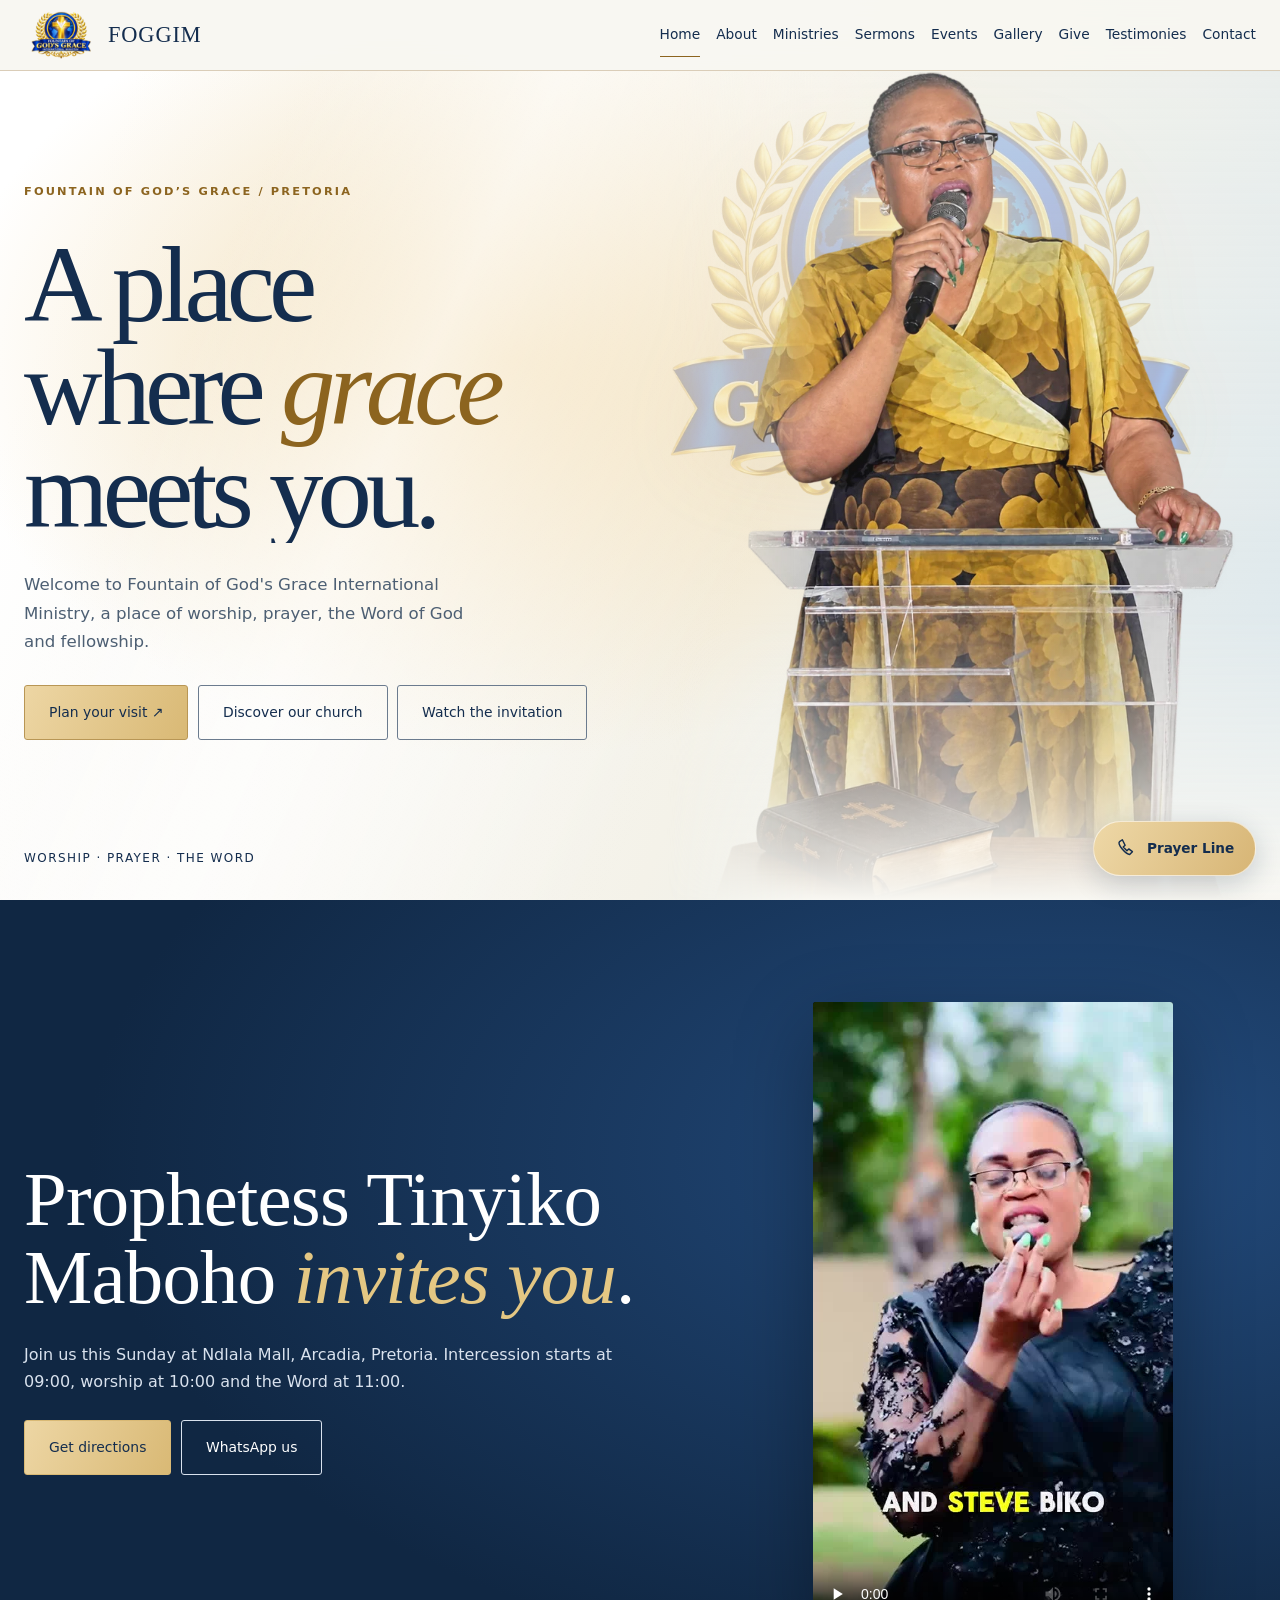
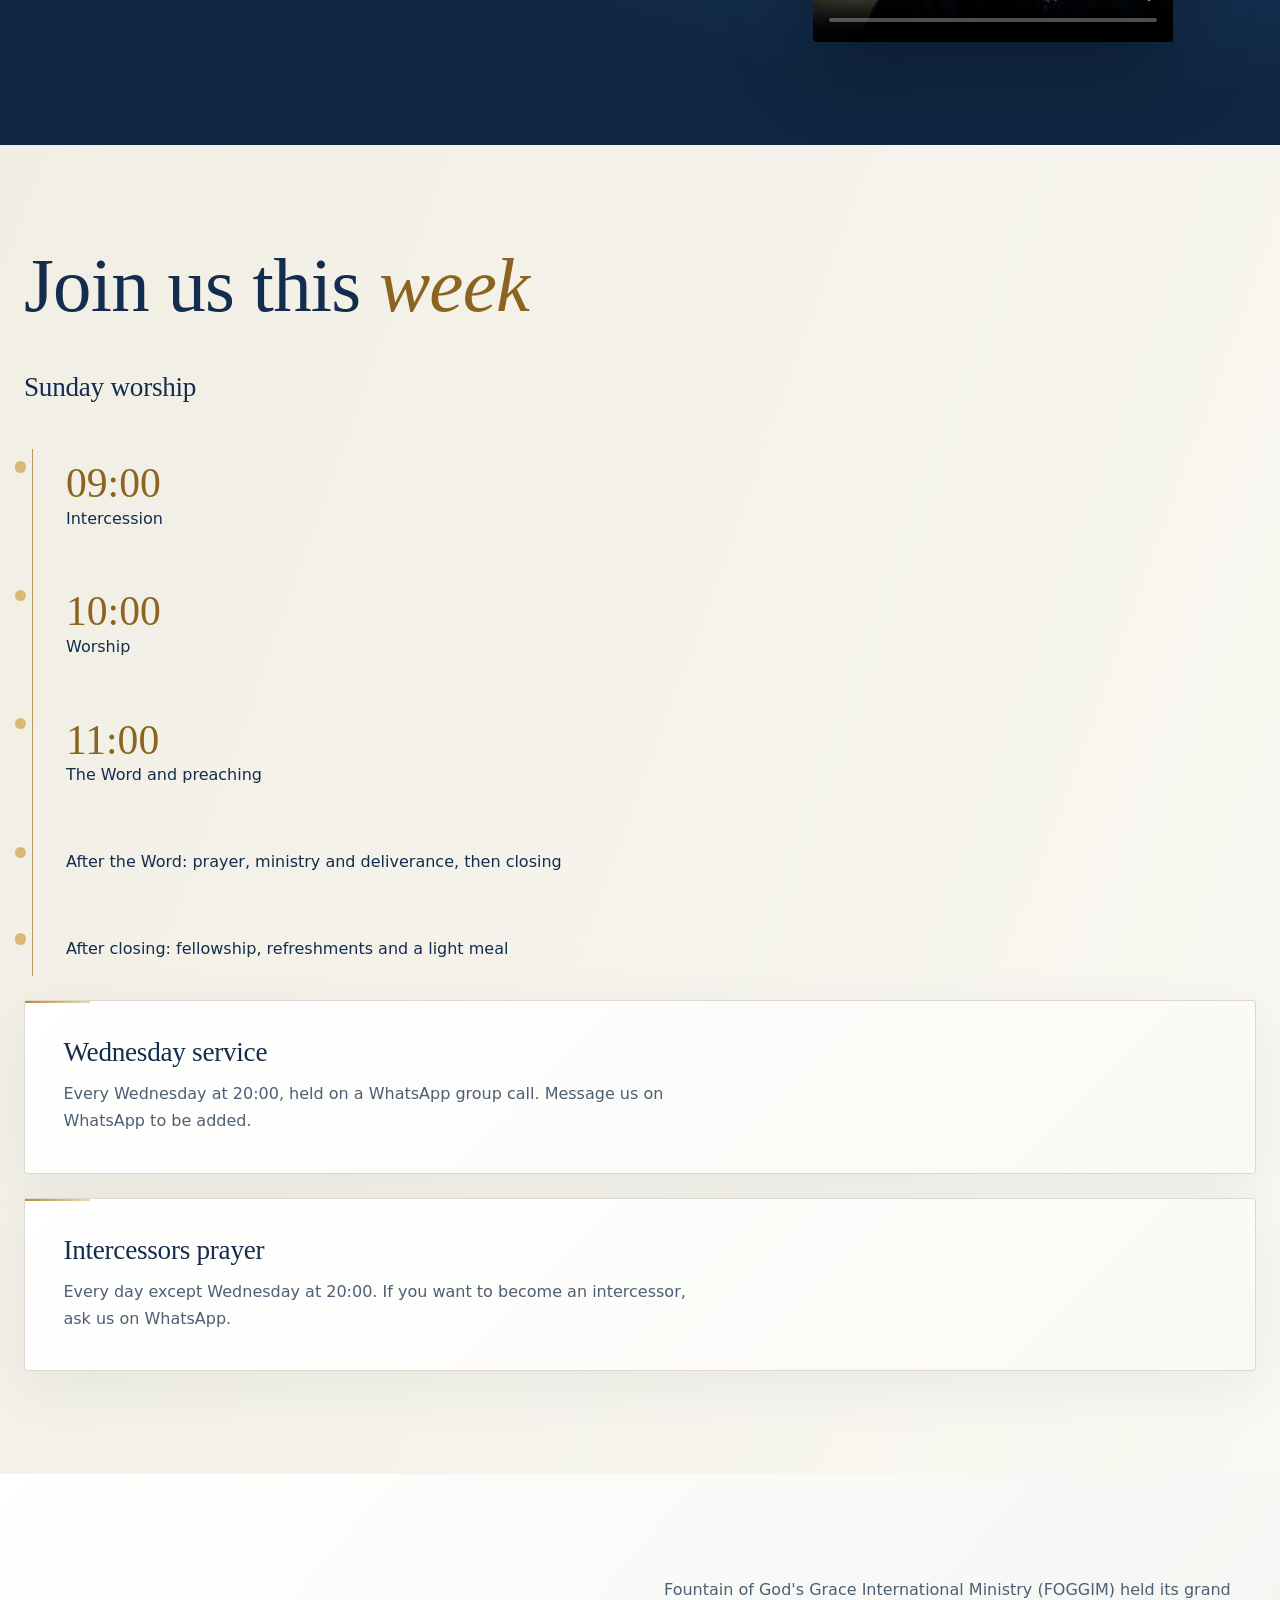
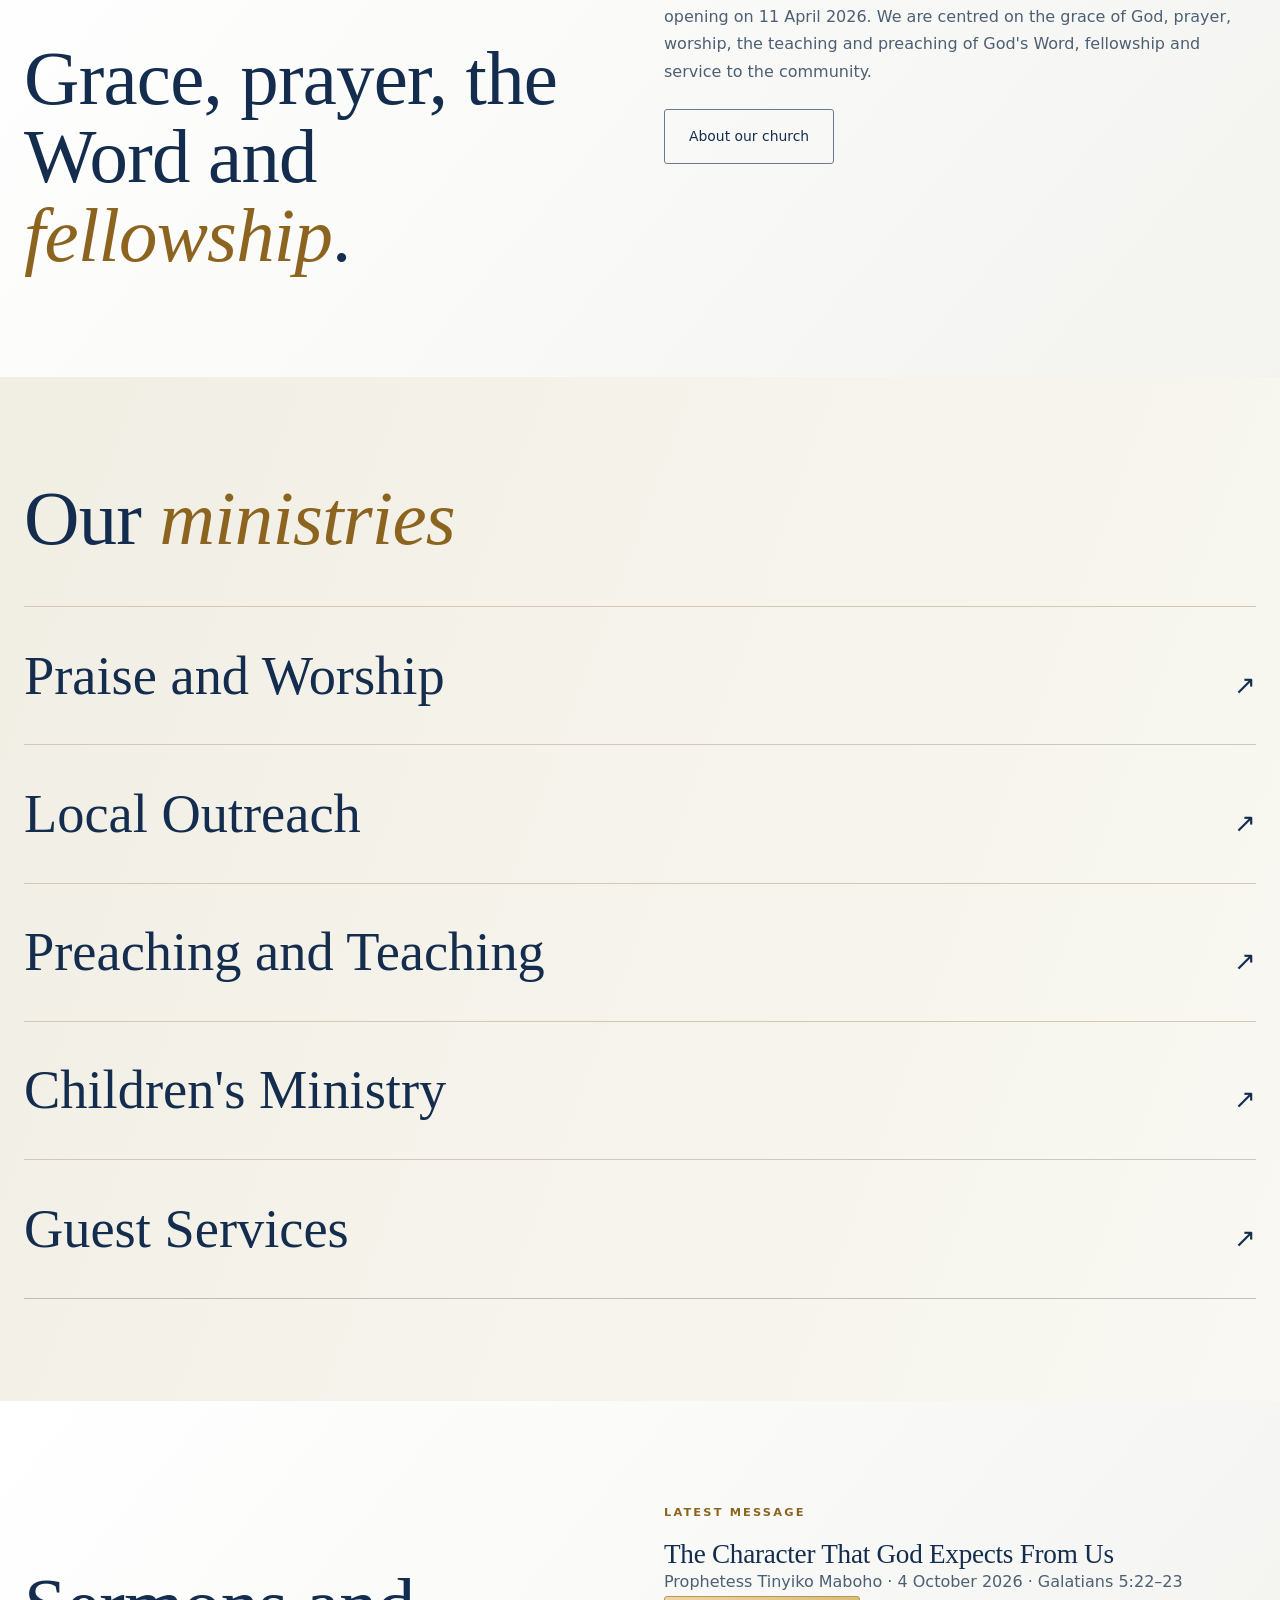
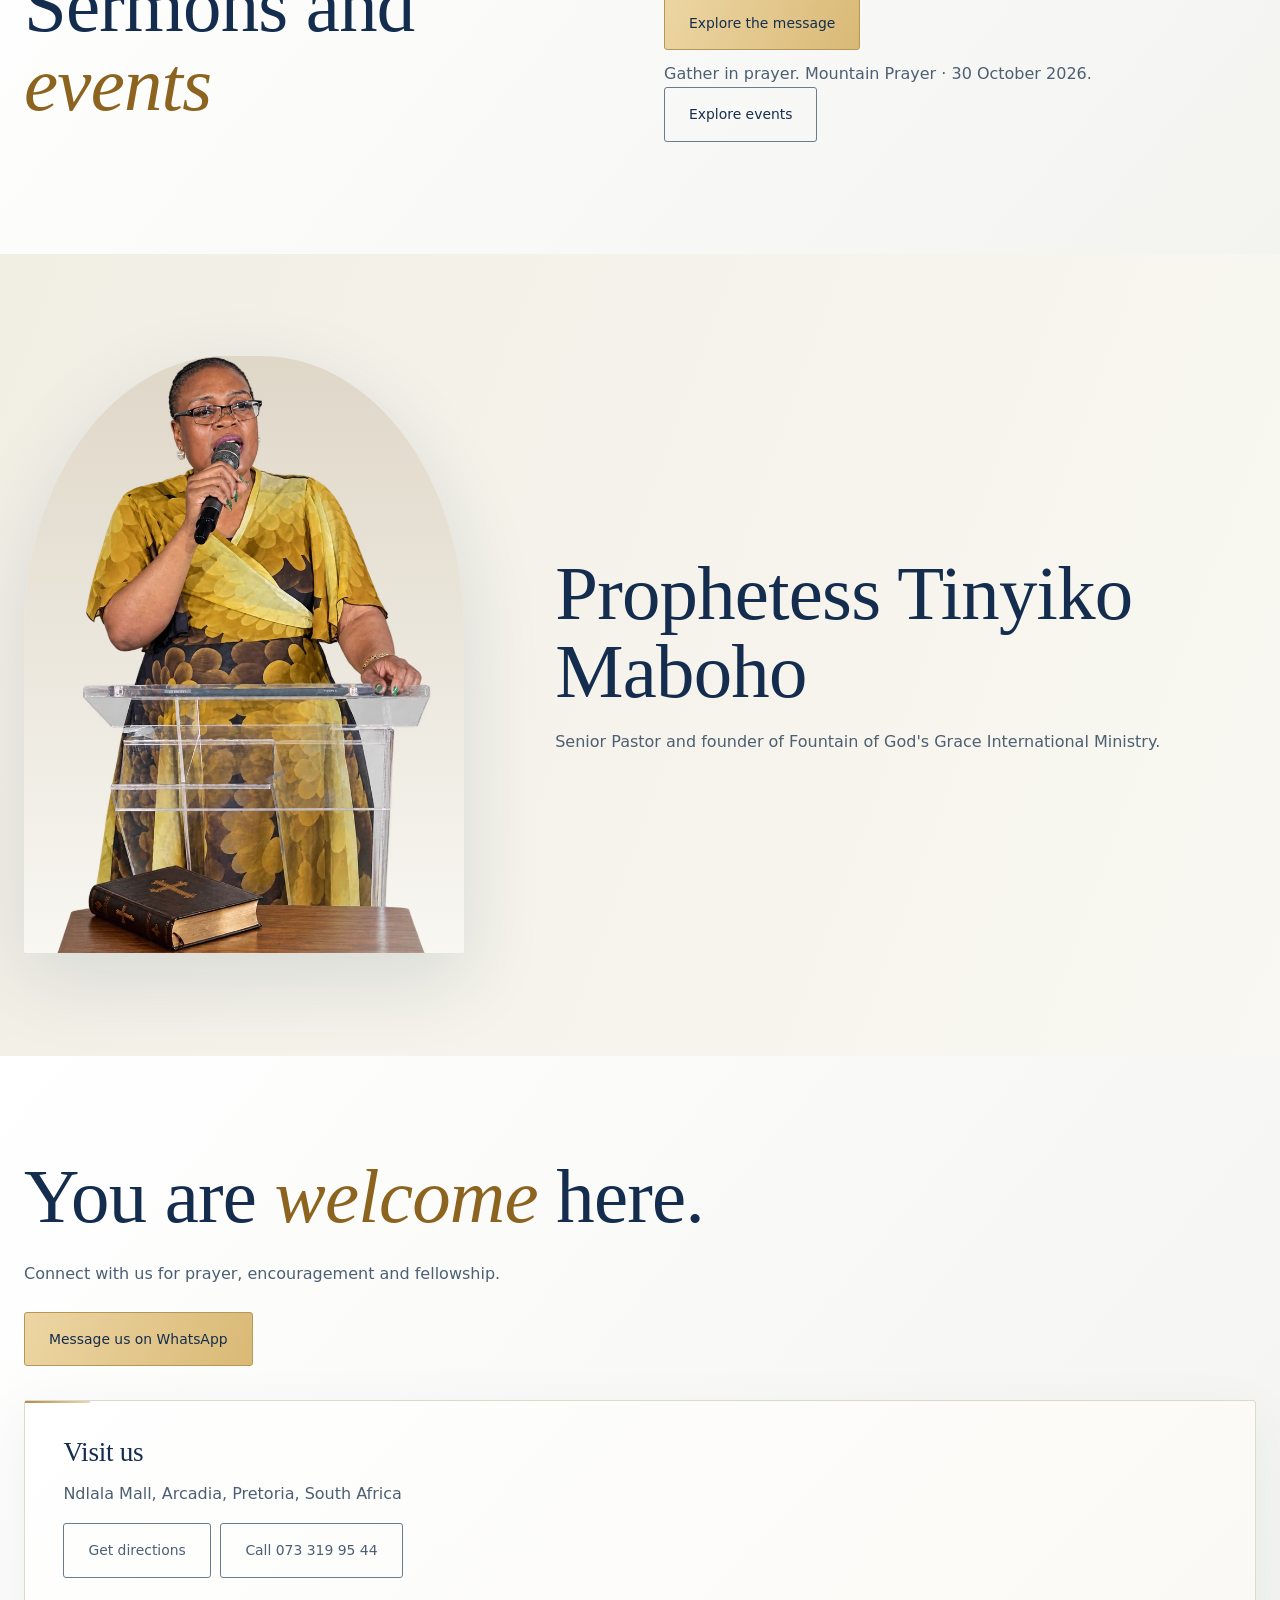
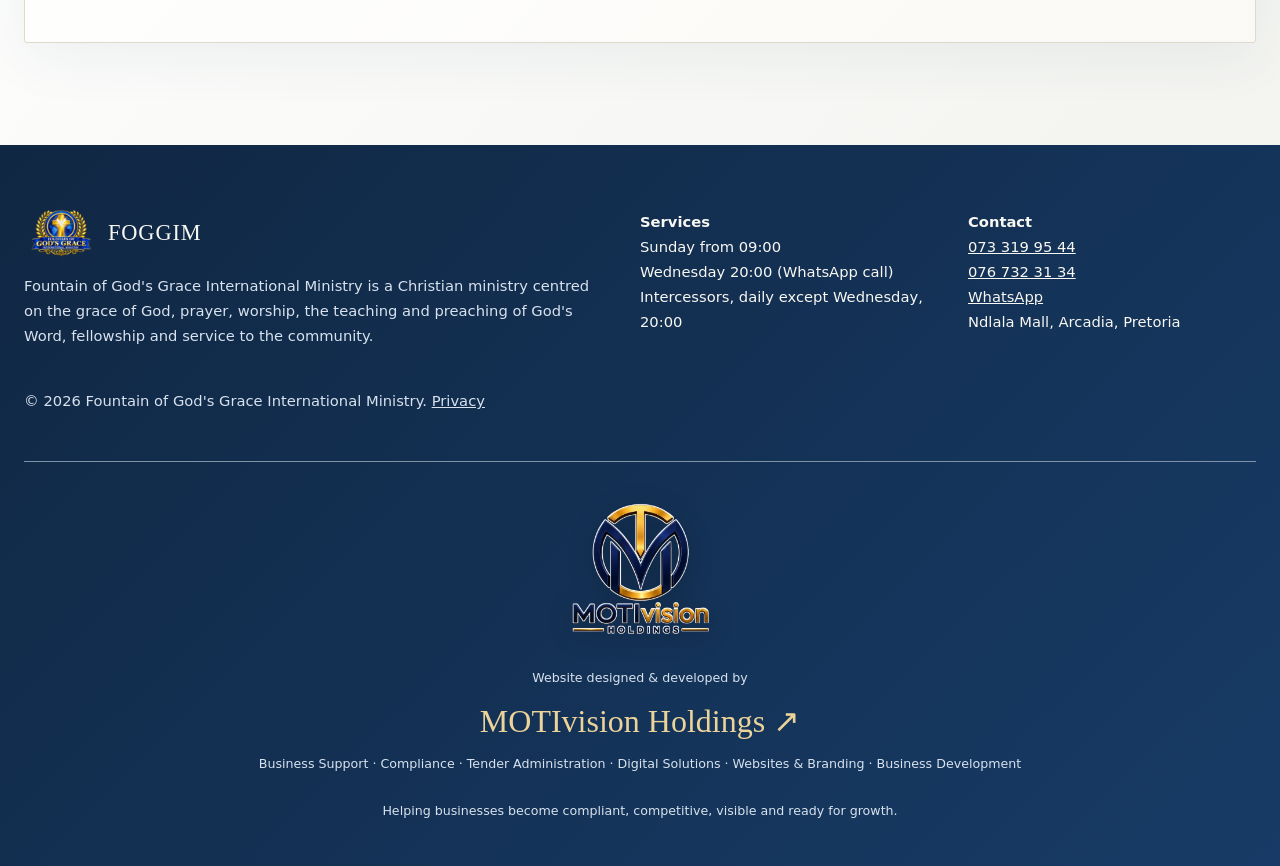
<file: index.html>
<!doctype html><html lang="en"><head><meta charset="utf-8"><meta name="viewport" content="width=device-width,initial-scale=1"><title>Home | Fountain of God's Grace International Ministry</title><meta name="description" content="Fountain of God's Grace International Ministry in Arcadia, Pretoria. Sunday worship, prayer and the Word."><meta property="og:title" content="Home | FOGGIM"><meta property="og:description" content="Fountain of God's Grace International Ministry in Arcadia, Pretoria. Sunday worship, prayer and the Word."><meta property="og:type" content="website"><meta name="theme-color" content="#f8f7f2"><link rel="icon" href="favicon.ico"><meta property="og:image" content="assets/images/logo.png"><link rel="stylesheet" href="assets/css/styles.css"><link rel="stylesheet" href="assets/css/experience.css"><link rel="stylesheet" href="assets/css/additions.css"><script type="application/ld+json">{"@context":"https://schema.org","@type":"Church","name":"Fountain of God's Grace International Ministry","alternateName":"FOGGIM","telephone":"+27733199544","address":{"@type":"PostalAddress","streetAddress":"Ndlala Mall, Arcadia","addressLocality":"Pretoria","addressCountry":"ZA"}}</script></head><body><a href="#m" class="skip">Skip to content</a>
<header><div class="w nav"><a class="brand" href="index.html"><img src="assets/images/logo-sm.png" alt="" width="96" height="62">FOGGIM</a><button class="tg" aria-expanded="false" aria-controls="nv">Menu</button><nav id="nv" aria-label="Main"><ul><li><a href="index.html" aria-current="page">Home</a></li><li><a href="about.html">About</a></li><li><a href="ministries.html">Ministries</a></li><li><a href="sermons.html">Sermons</a></li><li><a href="events.html">Events</a></li><li><a href="gallery.html">Gallery</a></li><li><a href="give.html">Give</a></li><li><a href="testimonies.html">Testimonies</a></li><li><a href="contact.html">Contact</a></li></ul></nav></div></header>
<main id="m" tabindex="-1"><section class="hero"><div class="hero-emblem" aria-hidden="true"><img src="assets/images/logo.webp" alt="" width="900" height="600"></div><div class="hero-photo"><img src="assets/images/prophetess.webp" alt="Prophetess Tinyiko Maboho speaking at the pulpit" width="900" height="1216" fetchpriority="high"></div><div class="hero-light" aria-hidden="true"></div><div class="w"><span class="eyebrow">Fountain of God’s Grace / Pretoria</span><h1>A place where <em>grace</em> meets you.</h1><p>Welcome to Fountain of God's Grace International Ministry, a place of worship, prayer, the Word of God and fellowship.</p><a class="btn p" href="contact.html">Plan your visit ↗</a><a class="btn" href="about.html">Discover our church</a><a class="btn" href="#invitation">Watch the invitation</a></div><div class="hero-note"><span>Worship · Prayer · The Word</span><a href="#invitation">Enter in grace ↓</a></div></section>
<section class="sec" id="invitation"><div class="w inv"><div><h2 class="rv">Prophetess Tinyiko Maboho <em>invites you</em>.</h2><p class="rv" style="margin:1.5rem 0">Join us this Sunday at Ndlala Mall, Arcadia, Pretoria. Intercession starts at 09:00, worship at 10:00 and the Word at 11:00.</p><a class="btn p" href="https://www.google.com/maps/search/?api=1&query=Ndlala+Mall+Arcadia+Pretoria">Get directions</a><a class="btn" href="https://wa.me/27733199544">WhatsApp us</a></div><figure class="vid rv"><video controls preload="none" playsinline poster="assets/images/invitation-poster.jpg" width="576" height="1024"><source src="assets/video/invitation.mp4" type="video/mp4">Your browser cannot play this video. <a href="assets/video/invitation.mp4">Download the invitation</a>.</video></figure></div></section><section class="sec light"><div class="w"><h2 class="rv">Join us this <em>week</em></h2><h3 style="margin-top:3rem">Sunday worship</h3><div class="tl"><div class="rv"><b>09:00</b>Intercession</div><div class="rv"><b>10:00</b>Worship</div><div class="rv"><b>11:00</b>The Word and preaching</div><div class="rv">After the Word: prayer, ministry and deliverance, then closing</div><div class="rv">After closing: fellowship, refreshments and a light meal</div></div><div class="card rv"><h3>Wednesday service</h3><p>Every Wednesday at 20:00, held on a WhatsApp group call. Message us on WhatsApp to be added.</p></div><div class="card rv"><h3>Intercessors prayer</h3><p>Every day except Wednesday at 20:00. If you want to become an intercessor, ask us on WhatsApp.</p></div></div></section>
<section class="sec"><div class="w two"><h2 class="rv">Grace, prayer, the Word and <em>fellowship</em>.</h2><div class="rv"><p>Fountain of God's Grace International Ministry (FOGGIM) held its grand opening on 11 April 2026. We are centred on the grace of God, prayer, worship, the teaching and preaching of God's Word, fellowship and service to the community.</p><a class="btn" href="about.html" style="margin-top:1.5rem">About our church</a></div></div></section>
<section class="sec light"><div class="w"><h2 class="rv">Our <em>ministries</em></h2><div class="min rv"><a href="ministries.html"><span>Praise and Worship</span></a><a href="ministries.html"><span>Local Outreach</span></a><a href="ministries.html"><span>Preaching and Teaching</span></a><a href="ministries.html"><span>Children's Ministry</span></a><a href="ministries.html"><span>Guest Services</span></a></div></div></section>
<section class="sec"><div class="w two"><div><h2 class="rv">Sermons and <em>events</em></h2></div><div class="rv"><span class="eyebrow">Latest message</span><h3>The Character That God Expects From Us</h3><p>Prophetess Tinyiko Maboho · 4 October 2026 · Galatians 5:22–23</p><a class="btn p" href="sermons.html">Explore the message</a><p>Gather in prayer. Mountain Prayer · 30 October 2026.</p><a class="btn" href="events.html">Explore events</a></div></div></section>
<section class="sec light"><div class="w lead"><div class="arch rv"><img src="assets/images/prophetess.webp" alt="Prophetess Tinyiko Maboho speaking at a pulpit" width="900" height="1216" loading="lazy"></div><div class="rv"><h2>Prophetess Tinyiko Maboho</h2><p style="margin-top:1rem">Senior Pastor and founder of Fountain of God's Grace International Ministry.</p></div></div></section>
<section class="sec"><div class="w"><h2 class="rv">You are <em>welcome</em> here.</h2><p class="rv" style="margin:1.5rem 0">Connect with us for prayer, encouragement and fellowship.</p><a class="btn p" href="https://wa.me/27733199544">Message us on WhatsApp</a><div class="card rv"><h3>Visit us</h3><p>Ndlala Mall, Arcadia, Pretoria, South Africa</p><p style="margin:1rem 0"><a class="btn" href="https://www.google.com/maps/search/?api=1&query=Ndlala+Mall+Arcadia+Pretoria">Get directions</a><a class="btn" href="tel:+27733199544">Call 073 319 95 44</a></p></div></div></section></main>
<footer><div class="w fg"><div><a class="brand" href="index.html"><img src="assets/images/logo-sm.png" alt="" width="96" height="62">FOGGIM</a><p>Fountain of God's Grace International Ministry is a Christian ministry centred on the grace of God, prayer, worship, the teaching and preaching of God's Word, fellowship and service to the community.</p></div>
<div><b>Services</b><ul><li>Sunday from 09:00</li><li>Wednesday 20:00 (WhatsApp call)</li><li>Intercessors, daily except Wednesday, 20:00</li></ul></div>
<div><b>Contact</b><ul><li><a href="tel:+27733199544">073 319 95 44</a></li><li><a href="tel:+27767323134">076 732 31 34</a></li><li><a href="https://wa.me/27733199544">WhatsApp</a></li><li>Ndlala Mall, Arcadia, Pretoria</li></ul></div></div>
<div class="w" style="margin-top:2.5rem;color:var(--mut)">© 2026 Fountain of God's Grace International Ministry. <a href="privacy.html">Privacy</a></div><div class="w credit rv"><a class="credit-logo" href="https://www.motivision.co.za/" aria-label="MOTIvision Holdings website"><img src="assets/images/motivision-logo.png" alt="MOTIvision Holdings" width="500" height="500" loading="lazy"></a><p>Website designed &amp; developed by</p><a href="https://www.motivision.co.za/" class="credit-link">MOTIvision Holdings ↗</a><p>Business Support · Compliance · Tender Administration · Digital Solutions · Websites &amp; Branding · Business Development</p><p>Helping businesses become compliant, competitive, visible and ready for growth.</p></div></footer><script src="assets/js/main.js" defer></script><script src="assets/js/additions.js" defer></script><nav class="mobile-dock" aria-label="Quick navigation"><a href="index.html"><svg viewBox="0 0 24 24" fill="none" stroke="currentColor" stroke-width="1.6" stroke-linecap="round" stroke-linejoin="round" aria-hidden="true"><path d="m3 10 9-7 9 7v10a1 1 0 0 1-1 1h-5v-7H9v7H4a1 1 0 0 1-1-1Z"/></svg><span>Home</span></a><a href="events.html#services"><svg viewBox="0 0 24 24" fill="none" stroke="currentColor" stroke-width="1.6" stroke-linecap="round" stroke-linejoin="round" aria-hidden="true"><rect x="4" y="5" width="16" height="16" rx="2"/><path d="M8 3v4m8-4v4M4 11h16m-12 4h3m2 0h3"/></svg><span>Services</span></a><a class="dock-whatsapp" href="https://wa.me/27733199544" aria-label="Chat on WhatsApp"><svg viewBox="0 0 24 24" fill="currentColor" aria-hidden="true"><path d="M20.52 3.48A11.91 11.91 0 0 0 12.02 0C5.4 0 .02 5.38.02 12c0 2.12.55 4.18 1.59 6L0 24l6.15-1.61A12 12 0 0 0 12.02 24C18.63 24 24 18.62 24 12a11.94 11.94 0 0 0-3.48-8.52ZM12.02 22a9.9 9.9 0 0 1-5.04-1.38l-.36-.21-3.65.96.97-3.56-.24-.37A9.96 9.96 0 0 1 2.02 12c0-5.51 4.48-10 10-10S22 6.49 22 12s-4.47 10-9.98 10Zm5.49-7.48c-.3-.15-1.77-.87-2.04-.97-.28-.1-.48-.15-.68.15-.2.3-.77.97-.94 1.17-.17.2-.35.22-.65.07-.3-.15-1.26-.46-2.4-1.48-.89-.8-1.49-1.78-1.66-2.08-.17-.3-.02-.46.13-.6.13-.14.3-.35.45-.52.15-.18.2-.3.3-.5.1-.2.05-.38-.03-.53-.07-.15-.67-1.62-.92-2.22-.24-.58-.48-.5-.67-.51h-.57c-.2 0-.53.07-.8.37-.27.3-1.05 1.03-1.05 2.5s1.08 2.89 1.23 3.09c.15.2 2.11 3.22 5.11 4.52.72.31 1.28.5 1.71.63.72.23 1.37.2 1.88.12.57-.08 1.77-.72 2.02-1.42.25-.7.25-1.3.18-1.43-.08-.13-.28-.2-.58-.35Z"/></svg><span>WhatsApp</span></a><a href="testimonies.html"><svg viewBox="0 0 24 24" fill="none" stroke="currentColor" stroke-width="1.6" stroke-linecap="round" stroke-linejoin="round" aria-hidden="true"><path d="M21 11a8 8 0 0 1-8 8H5l-3 3V11a8 8 0 0 1 8-8h3a8 8 0 0 1 8 8Z"/><path d="M7 9h9M7 13h6"/></svg><span>Testimonies</span></a><a href="give.html"><svg viewBox="0 0 24 24" fill="none" stroke="currentColor" stroke-width="1.6" stroke-linecap="round" stroke-linejoin="round" aria-hidden="true"><path d="M12 20 4 12a5 5 0 0 1 8-6 5 5 0 0 1 8 6Z"/></svg><span>Give</span></a></nav><a class="prayer-line" href="tel:+27733199544" aria-label="Prayer Line: call 073 319 95 44"><svg viewBox="0 0 24 24" fill="none" stroke="currentColor" stroke-width="1.6" stroke-linecap="round" stroke-linejoin="round" aria-hidden="true"><path d="M8 3 5 5c-3 3 7 14 11 14l3-3-4-3-2 2-4-4 2-2Z"/></svg><span>Prayer Line</span></a></body></html>
</file>
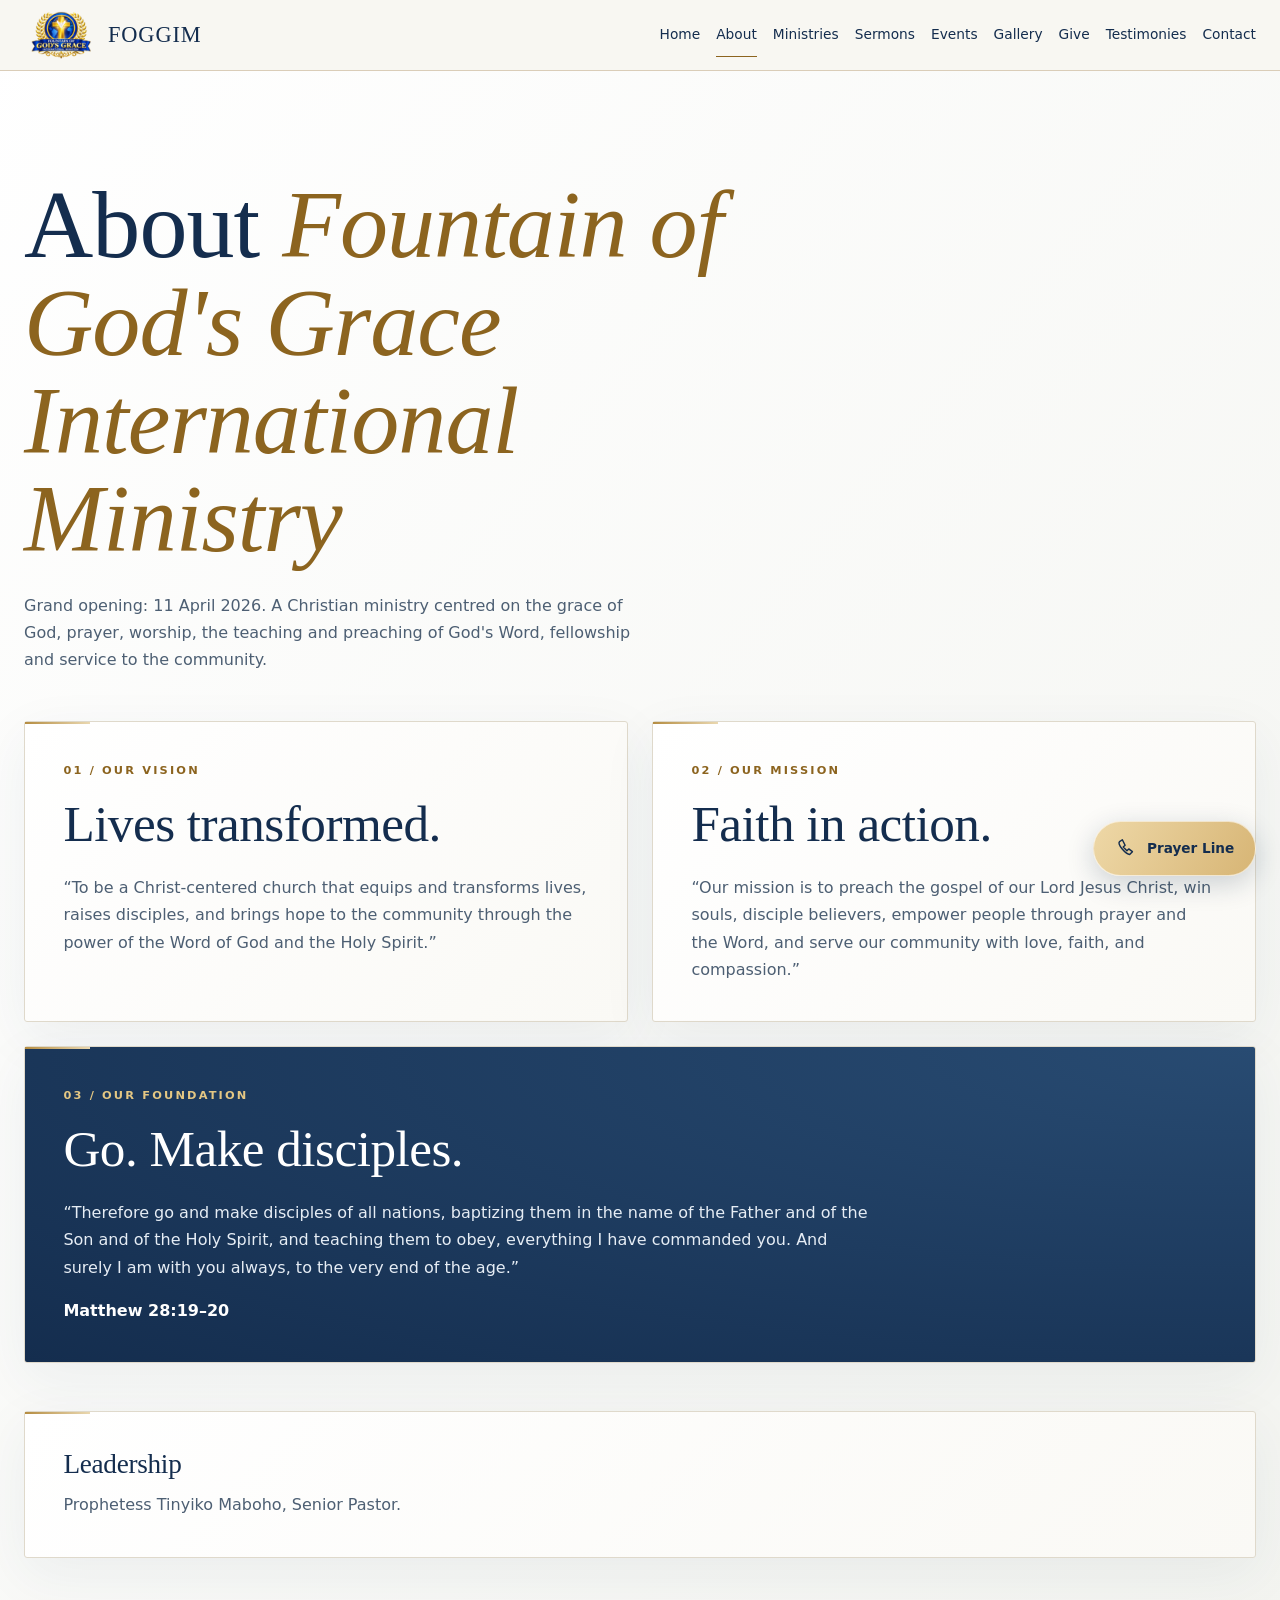
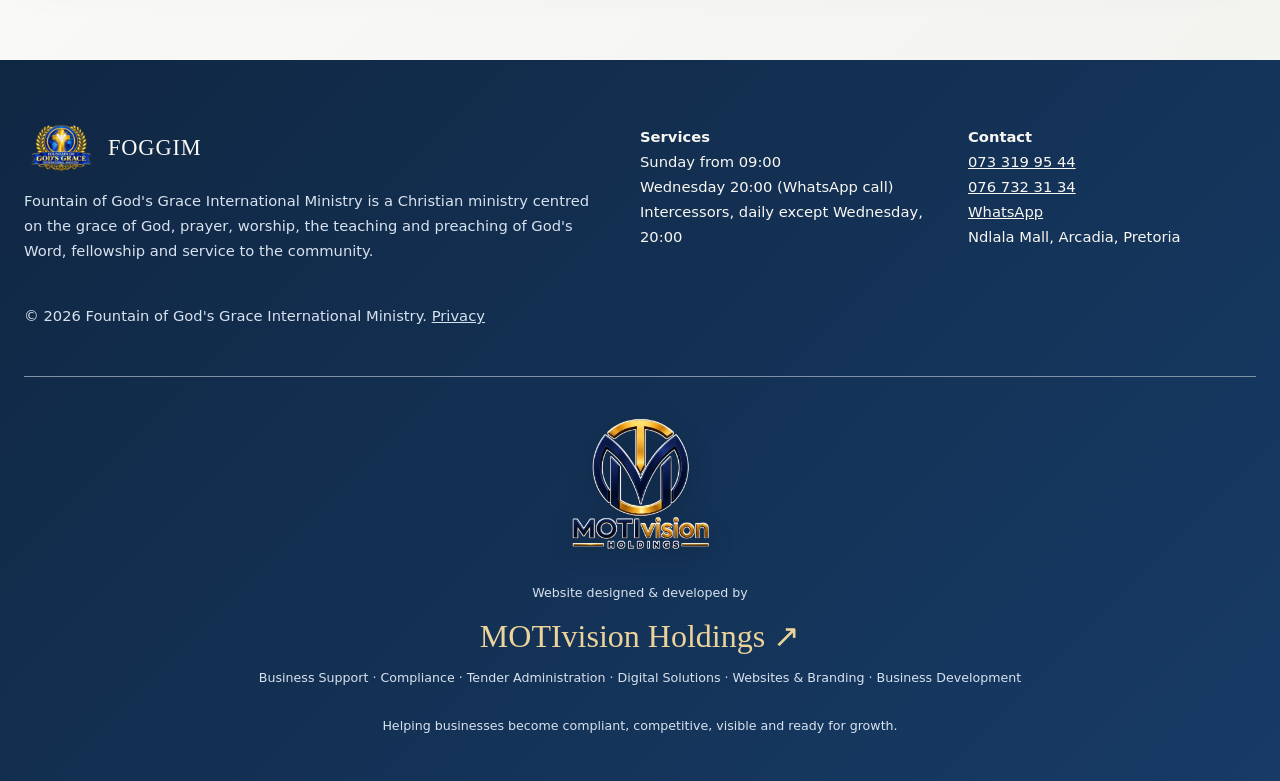
<file: about.html>
<!doctype html><html lang="en"><head><meta charset="utf-8"><meta name="viewport" content="width=device-width,initial-scale=1"><title>About | Fountain of God's Grace International Ministry</title><meta name="description" content="About FOGGIM, a Christian ministry in Pretoria that held its grand opening on 11 April 2026."><meta property="og:title" content="About | FOGGIM"><meta property="og:description" content="About FOGGIM, a Christian ministry in Pretoria that held its grand opening on 11 April 2026."><meta property="og:type" content="website"><meta name="theme-color" content="#f8f7f2"><link rel="icon" href="favicon.ico"><meta property="og:image" content="assets/images/logo.png"><link rel="stylesheet" href="assets/css/styles.css"><link rel="stylesheet" href="assets/css/experience.css"><link rel="stylesheet" href="assets/css/additions.css"><script type="application/ld+json">{"@context":"https://schema.org","@type":"Church","name":"Fountain of God's Grace International Ministry","alternateName":"FOGGIM","telephone":"+27733199544","address":{"@type":"PostalAddress","streetAddress":"Ndlala Mall, Arcadia","addressLocality":"Pretoria","addressCountry":"ZA"}}</script></head><body><a href="#m" class="skip">Skip to content</a>
<header><div class="w nav"><a class="brand" href="index.html"><img src="assets/images/logo-sm.png" alt="" width="96" height="62">FOGGIM</a><button class="tg" aria-expanded="false" aria-controls="nv">Menu</button><nav id="nv" aria-label="Main"><ul><li><a href="index.html">Home</a></li><li><a href="about.html" aria-current="page">About</a></li><li><a href="ministries.html">Ministries</a></li><li><a href="sermons.html">Sermons</a></li><li><a href="events.html">Events</a></li><li><a href="gallery.html">Gallery</a></li><li><a href="give.html">Give</a></li><li><a href="testimonies.html">Testimonies</a></li><li><a href="contact.html">Contact</a></li></ul></nav></div></header>
<main id="m" tabindex="-1"><section class="sec pg"><div class="w"><h1 style="font-size:clamp(2.6rem,8vw,6rem)">About <em>Fountain of God's Grace International Ministry</em></h1><p class="rv" style="margin-top:1.5rem">Grand opening: 11 April 2026. A Christian ministry centred on the grace of God, prayer, worship, the teaching and preaching of God's Word, fellowship and service to the community.</p><div class="beliefs"><article class="card rv"><span class="eyebrow">01 / Our vision</span><h2>Lives transformed.</h2><p>“To be a Christ-centered church that equips and transforms lives, raises disciples, and brings hope to the community through the power of the Word of God and the Holy Spirit.”</p></article><article class="card rv"><span class="eyebrow">02 / Our mission</span><h2>Faith in action.</h2><p>“Our mission is to preach the gospel of our Lord Jesus Christ, win souls, disciple believers, empower people through prayer and the Word, and serve our community with love, faith, and compassion.”</p></article><article class="card rv foundation"><span class="eyebrow">03 / Our foundation</span><h2>Go. Make disciples.</h2><p>“Therefore go and make disciples of all nations, baptizing them in the name of the Father and of the Son and of the Holy Spirit, and teaching them to obey, everything I have commanded you. And surely I am with you always, to the very end of the age.”</p><b>Matthew 28:19–20</b></article></div><div class="card rv"><h3>Leadership</h3><p>Prophetess Tinyiko Maboho, Senior Pastor.</p></div></div></section></main>
<footer><div class="w fg"><div><a class="brand" href="index.html"><img src="assets/images/logo-sm.png" alt="" width="96" height="62">FOGGIM</a><p>Fountain of God's Grace International Ministry is a Christian ministry centred on the grace of God, prayer, worship, the teaching and preaching of God's Word, fellowship and service to the community.</p></div>
<div><b>Services</b><ul><li>Sunday from 09:00</li><li>Wednesday 20:00 (WhatsApp call)</li><li>Intercessors, daily except Wednesday, 20:00</li></ul></div>
<div><b>Contact</b><ul><li><a href="tel:+27733199544">073 319 95 44</a></li><li><a href="tel:+27767323134">076 732 31 34</a></li><li><a href="https://wa.me/27733199544">WhatsApp</a></li><li>Ndlala Mall, Arcadia, Pretoria</li></ul></div></div>
<div class="w" style="margin-top:2.5rem;color:var(--mut)">© 2026 Fountain of God's Grace International Ministry. <a href="privacy.html">Privacy</a></div><div class="w credit rv"><a class="credit-logo" href="https://www.motivision.co.za/" aria-label="MOTIvision Holdings website"><img src="assets/images/motivision-logo.png" alt="MOTIvision Holdings" width="500" height="500" loading="lazy"></a><p>Website designed &amp; developed by</p><a href="https://www.motivision.co.za/" class="credit-link">MOTIvision Holdings ↗</a><p>Business Support · Compliance · Tender Administration · Digital Solutions · Websites &amp; Branding · Business Development</p><p>Helping businesses become compliant, competitive, visible and ready for growth.</p></div></footer><script src="assets/js/main.js" defer></script><script src="assets/js/additions.js" defer></script><nav class="mobile-dock" aria-label="Quick navigation"><a href="index.html"><svg viewBox="0 0 24 24" fill="none" stroke="currentColor" stroke-width="1.6" stroke-linecap="round" stroke-linejoin="round" aria-hidden="true"><path d="m3 10 9-7 9 7v10a1 1 0 0 1-1 1h-5v-7H9v7H4a1 1 0 0 1-1-1Z"/></svg><span>Home</span></a><a href="events.html#services"><svg viewBox="0 0 24 24" fill="none" stroke="currentColor" stroke-width="1.6" stroke-linecap="round" stroke-linejoin="round" aria-hidden="true"><rect x="4" y="5" width="16" height="16" rx="2"/><path d="M8 3v4m8-4v4M4 11h16m-12 4h3m2 0h3"/></svg><span>Services</span></a><a class="dock-whatsapp" href="https://wa.me/27733199544" aria-label="Chat on WhatsApp"><svg viewBox="0 0 24 24" fill="currentColor" aria-hidden="true"><path d="M20.52 3.48A11.91 11.91 0 0 0 12.02 0C5.4 0 .02 5.38.02 12c0 2.12.55 4.18 1.59 6L0 24l6.15-1.61A12 12 0 0 0 12.02 24C18.63 24 24 18.62 24 12a11.94 11.94 0 0 0-3.48-8.52ZM12.02 22a9.9 9.9 0 0 1-5.04-1.38l-.36-.21-3.65.96.97-3.56-.24-.37A9.96 9.96 0 0 1 2.02 12c0-5.51 4.48-10 10-10S22 6.49 22 12s-4.47 10-9.98 10Zm5.49-7.48c-.3-.15-1.77-.87-2.04-.97-.28-.1-.48-.15-.68.15-.2.3-.77.97-.94 1.17-.17.2-.35.22-.65.07-.3-.15-1.26-.46-2.4-1.48-.89-.8-1.49-1.78-1.66-2.08-.17-.3-.02-.46.13-.6.13-.14.3-.35.45-.52.15-.18.2-.3.3-.5.1-.2.05-.38-.03-.53-.07-.15-.67-1.62-.92-2.22-.24-.58-.48-.5-.67-.51h-.57c-.2 0-.53.07-.8.37-.27.3-1.05 1.03-1.05 2.5s1.08 2.89 1.23 3.09c.15.2 2.11 3.22 5.11 4.52.72.31 1.28.5 1.71.63.72.23 1.37.2 1.88.12.57-.08 1.77-.72 2.02-1.42.25-.7.25-1.3.18-1.43-.08-.13-.28-.2-.58-.35Z"/></svg><span>WhatsApp</span></a><a href="testimonies.html"><svg viewBox="0 0 24 24" fill="none" stroke="currentColor" stroke-width="1.6" stroke-linecap="round" stroke-linejoin="round" aria-hidden="true"><path d="M21 11a8 8 0 0 1-8 8H5l-3 3V11a8 8 0 0 1 8-8h3a8 8 0 0 1 8 8Z"/><path d="M7 9h9M7 13h6"/></svg><span>Testimonies</span></a><a href="give.html"><svg viewBox="0 0 24 24" fill="none" stroke="currentColor" stroke-width="1.6" stroke-linecap="round" stroke-linejoin="round" aria-hidden="true"><path d="M12 20 4 12a5 5 0 0 1 8-6 5 5 0 0 1 8 6Z"/></svg><span>Give</span></a></nav><a class="prayer-line" href="tel:+27733199544" aria-label="Prayer Line: call 073 319 95 44"><svg viewBox="0 0 24 24" fill="none" stroke="currentColor" stroke-width="1.6" stroke-linecap="round" stroke-linejoin="round" aria-hidden="true"><path d="M8 3 5 5c-3 3 7 14 11 14l3-3-4-3-2 2-4-4 2-2Z"/></svg><span>Prayer Line</span></a></body></html>
</file>
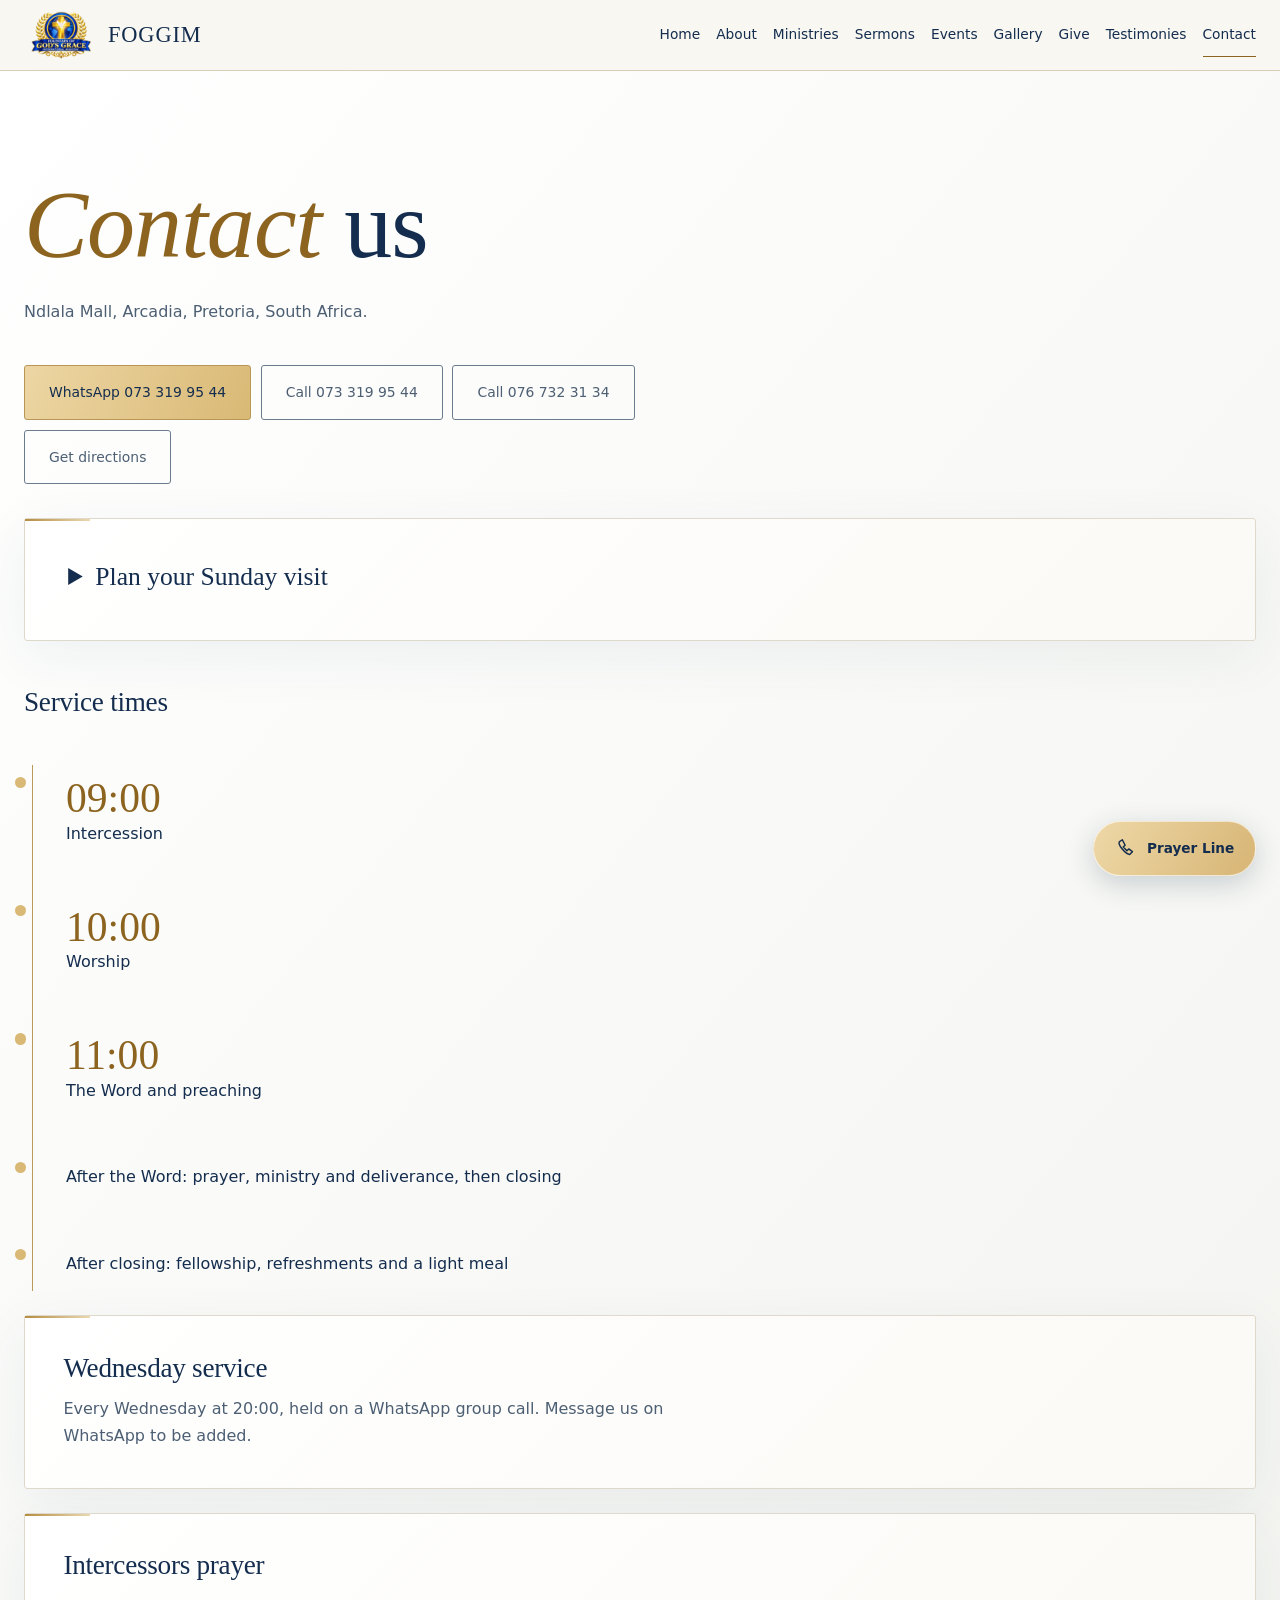
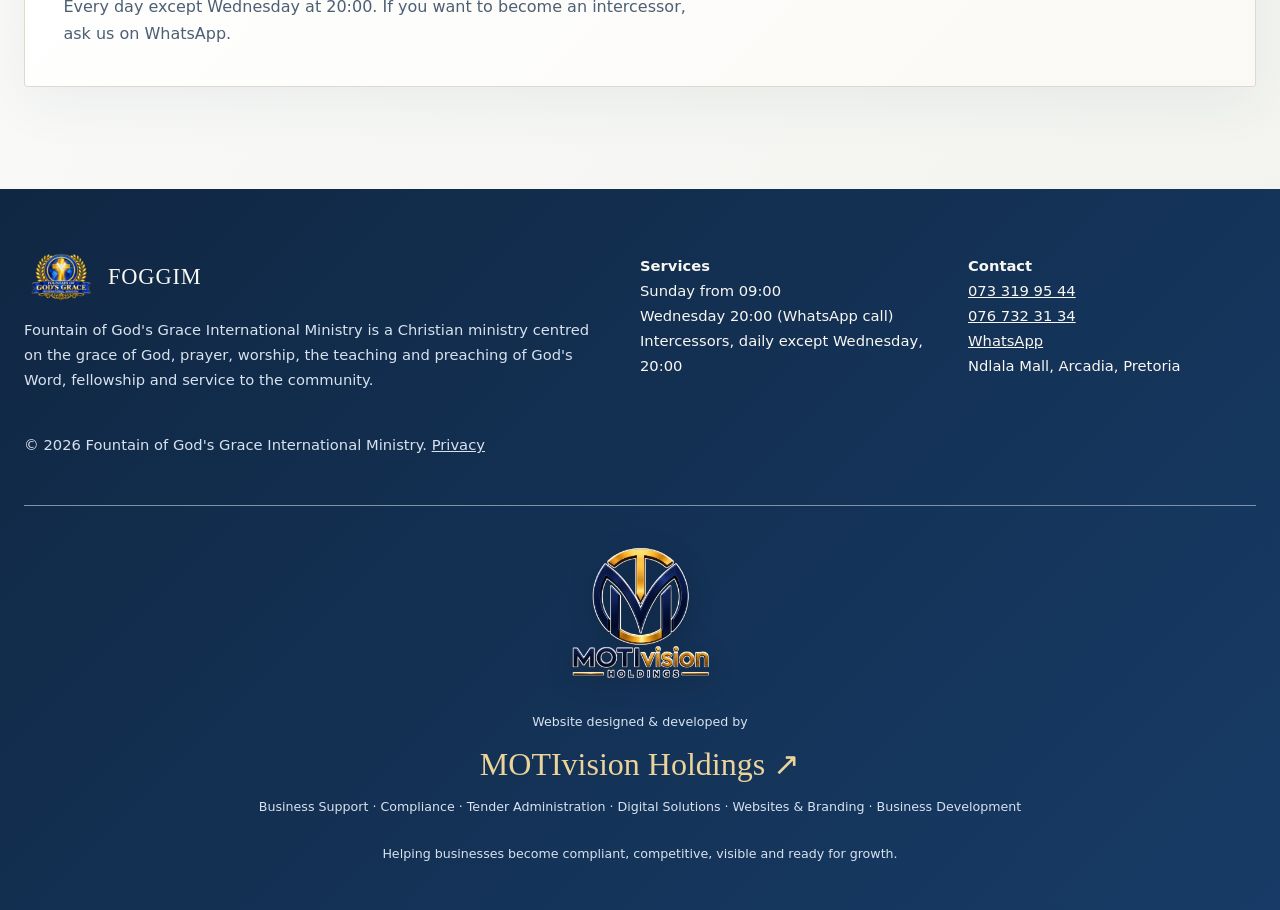
<file: contact.html>
<!doctype html><html lang="en"><head><meta charset="utf-8"><meta name="viewport" content="width=device-width,initial-scale=1"><title>Contact | Fountain of God's Grace International Ministry</title><meta name="description" content="Contact and visit FOGGIM at Ndlala Mall, Arcadia, Pretoria."><meta property="og:title" content="Contact | FOGGIM"><meta property="og:description" content="Contact and visit FOGGIM at Ndlala Mall, Arcadia, Pretoria."><meta property="og:type" content="website"><meta name="theme-color" content="#f8f7f2"><link rel="icon" href="favicon.ico"><meta property="og:image" content="assets/images/logo.png"><link rel="stylesheet" href="assets/css/styles.css"><link rel="stylesheet" href="assets/css/experience.css"><link rel="stylesheet" href="assets/css/additions.css"><script type="application/ld+json">{"@context":"https://schema.org","@type":"Church","name":"Fountain of God's Grace International Ministry","alternateName":"FOGGIM","telephone":"+27733199544","address":{"@type":"PostalAddress","streetAddress":"Ndlala Mall, Arcadia","addressLocality":"Pretoria","addressCountry":"ZA"}}</script></head><body><a href="#m" class="skip">Skip to content</a>
<header><div class="w nav"><a class="brand" href="index.html"><img src="assets/images/logo-sm.png" alt="" width="96" height="62">FOGGIM</a><button class="tg" aria-expanded="false" aria-controls="nv">Menu</button><nav id="nv" aria-label="Main"><ul><li><a href="index.html">Home</a></li><li><a href="about.html">About</a></li><li><a href="ministries.html">Ministries</a></li><li><a href="sermons.html">Sermons</a></li><li><a href="events.html">Events</a></li><li><a href="gallery.html">Gallery</a></li><li><a href="give.html">Give</a></li><li><a href="testimonies.html">Testimonies</a></li><li><a href="contact.html" aria-current="page">Contact</a></li></ul></nav></div></header>
<main id="m" tabindex="-1"><section class="sec pg"><div class="w"><h1 style="font-size:clamp(2.6rem,8vw,6rem)"><em>Contact</em> us</h1><p class="rv" style="margin-top:1.5rem">Ndlala Mall, Arcadia, Pretoria, South Africa.</p><p style="margin:1.5rem 0"><a class="btn p" href="https://wa.me/27733199544">WhatsApp 073 319 95 44</a><a class="btn" href="tel:+27733199544">Call 073 319 95 44</a><a class="btn" href="tel:+27767323134">Call 076 732 31 34</a><a class="btn" href="https://www.google.com/maps/search/?api=1&query=Ndlala+Mall+Arcadia+Pretoria">Get directions</a></p><details class="visit card"><summary>Plan your Sunday visit</summary><p>Arrive for intercession at 09:00, worship at 10:00 or the Word at 11:00. Our Guest Services ministry welcomes first-time visitors. Contact us for access, transport or family enquiries.</p><a class="btn p" href="https://wa.me/27733199544">Ask about your visit ↗</a></details><h3 style="margin-top:3rem">Service times</h3><div class="tl"><div class="rv"><b>09:00</b>Intercession</div><div class="rv"><b>10:00</b>Worship</div><div class="rv"><b>11:00</b>The Word and preaching</div><div class="rv">After the Word: prayer, ministry and deliverance, then closing</div><div class="rv">After closing: fellowship, refreshments and a light meal</div></div><div class="card rv"><h3>Wednesday service</h3><p>Every Wednesday at 20:00, held on a WhatsApp group call. Message us on WhatsApp to be added.</p></div><div class="card rv"><h3>Intercessors prayer</h3><p>Every day except Wednesday at 20:00. If you want to become an intercessor, ask us on WhatsApp.</p></div></div></section></main>
<footer><div class="w fg"><div><a class="brand" href="index.html"><img src="assets/images/logo-sm.png" alt="" width="96" height="62">FOGGIM</a><p>Fountain of God's Grace International Ministry is a Christian ministry centred on the grace of God, prayer, worship, the teaching and preaching of God's Word, fellowship and service to the community.</p></div>
<div><b>Services</b><ul><li>Sunday from 09:00</li><li>Wednesday 20:00 (WhatsApp call)</li><li>Intercessors, daily except Wednesday, 20:00</li></ul></div>
<div><b>Contact</b><ul><li><a href="tel:+27733199544">073 319 95 44</a></li><li><a href="tel:+27767323134">076 732 31 34</a></li><li><a href="https://wa.me/27733199544">WhatsApp</a></li><li>Ndlala Mall, Arcadia, Pretoria</li></ul></div></div>
<div class="w" style="margin-top:2.5rem;color:var(--mut)">© 2026 Fountain of God's Grace International Ministry. <a href="privacy.html">Privacy</a></div><div class="w credit rv"><a class="credit-logo" href="https://www.motivision.co.za/" aria-label="MOTIvision Holdings website"><img src="assets/images/motivision-logo.png" alt="MOTIvision Holdings" width="500" height="500" loading="lazy"></a><p>Website designed &amp; developed by</p><a href="https://www.motivision.co.za/" class="credit-link">MOTIvision Holdings ↗</a><p>Business Support · Compliance · Tender Administration · Digital Solutions · Websites &amp; Branding · Business Development</p><p>Helping businesses become compliant, competitive, visible and ready for growth.</p></div></footer><script src="assets/js/main.js" defer></script><script src="assets/js/additions.js" defer></script><nav class="mobile-dock" aria-label="Quick navigation"><a href="index.html"><svg viewBox="0 0 24 24" fill="none" stroke="currentColor" stroke-width="1.6" stroke-linecap="round" stroke-linejoin="round" aria-hidden="true"><path d="m3 10 9-7 9 7v10a1 1 0 0 1-1 1h-5v-7H9v7H4a1 1 0 0 1-1-1Z"/></svg><span>Home</span></a><a href="events.html#services"><svg viewBox="0 0 24 24" fill="none" stroke="currentColor" stroke-width="1.6" stroke-linecap="round" stroke-linejoin="round" aria-hidden="true"><rect x="4" y="5" width="16" height="16" rx="2"/><path d="M8 3v4m8-4v4M4 11h16m-12 4h3m2 0h3"/></svg><span>Services</span></a><a class="dock-whatsapp" href="https://wa.me/27733199544" aria-label="Chat on WhatsApp"><svg viewBox="0 0 24 24" fill="currentColor" aria-hidden="true"><path d="M20.52 3.48A11.91 11.91 0 0 0 12.02 0C5.4 0 .02 5.38.02 12c0 2.12.55 4.18 1.59 6L0 24l6.15-1.61A12 12 0 0 0 12.02 24C18.63 24 24 18.62 24 12a11.94 11.94 0 0 0-3.48-8.52ZM12.02 22a9.9 9.9 0 0 1-5.04-1.38l-.36-.21-3.65.96.97-3.56-.24-.37A9.96 9.96 0 0 1 2.02 12c0-5.51 4.48-10 10-10S22 6.49 22 12s-4.47 10-9.98 10Zm5.49-7.48c-.3-.15-1.77-.87-2.04-.97-.28-.1-.48-.15-.68.15-.2.3-.77.97-.94 1.17-.17.2-.35.22-.65.07-.3-.15-1.26-.46-2.4-1.48-.89-.8-1.49-1.78-1.66-2.08-.17-.3-.02-.46.13-.6.13-.14.3-.35.45-.52.15-.18.2-.3.3-.5.1-.2.05-.38-.03-.53-.07-.15-.67-1.62-.92-2.22-.24-.58-.48-.5-.67-.51h-.57c-.2 0-.53.07-.8.37-.27.3-1.05 1.03-1.05 2.5s1.08 2.89 1.23 3.09c.15.2 2.11 3.22 5.11 4.52.72.31 1.28.5 1.71.63.72.23 1.37.2 1.88.12.57-.08 1.77-.72 2.02-1.42.25-.7.25-1.3.18-1.43-.08-.13-.28-.2-.58-.35Z"/></svg><span>WhatsApp</span></a><a href="testimonies.html"><svg viewBox="0 0 24 24" fill="none" stroke="currentColor" stroke-width="1.6" stroke-linecap="round" stroke-linejoin="round" aria-hidden="true"><path d="M21 11a8 8 0 0 1-8 8H5l-3 3V11a8 8 0 0 1 8-8h3a8 8 0 0 1 8 8Z"/><path d="M7 9h9M7 13h6"/></svg><span>Testimonies</span></a><a href="give.html"><svg viewBox="0 0 24 24" fill="none" stroke="currentColor" stroke-width="1.6" stroke-linecap="round" stroke-linejoin="round" aria-hidden="true"><path d="M12 20 4 12a5 5 0 0 1 8-6 5 5 0 0 1 8 6Z"/></svg><span>Give</span></a></nav><a class="prayer-line" href="tel:+27733199544" aria-label="Prayer Line: call 073 319 95 44"><svg viewBox="0 0 24 24" fill="none" stroke="currentColor" stroke-width="1.6" stroke-linecap="round" stroke-linejoin="round" aria-hidden="true"><path d="M8 3 5 5c-3 3 7 14 11 14l3-3-4-3-2 2-4-4 2-2Z"/></svg><span>Prayer Line</span></a></body></html>
</file>
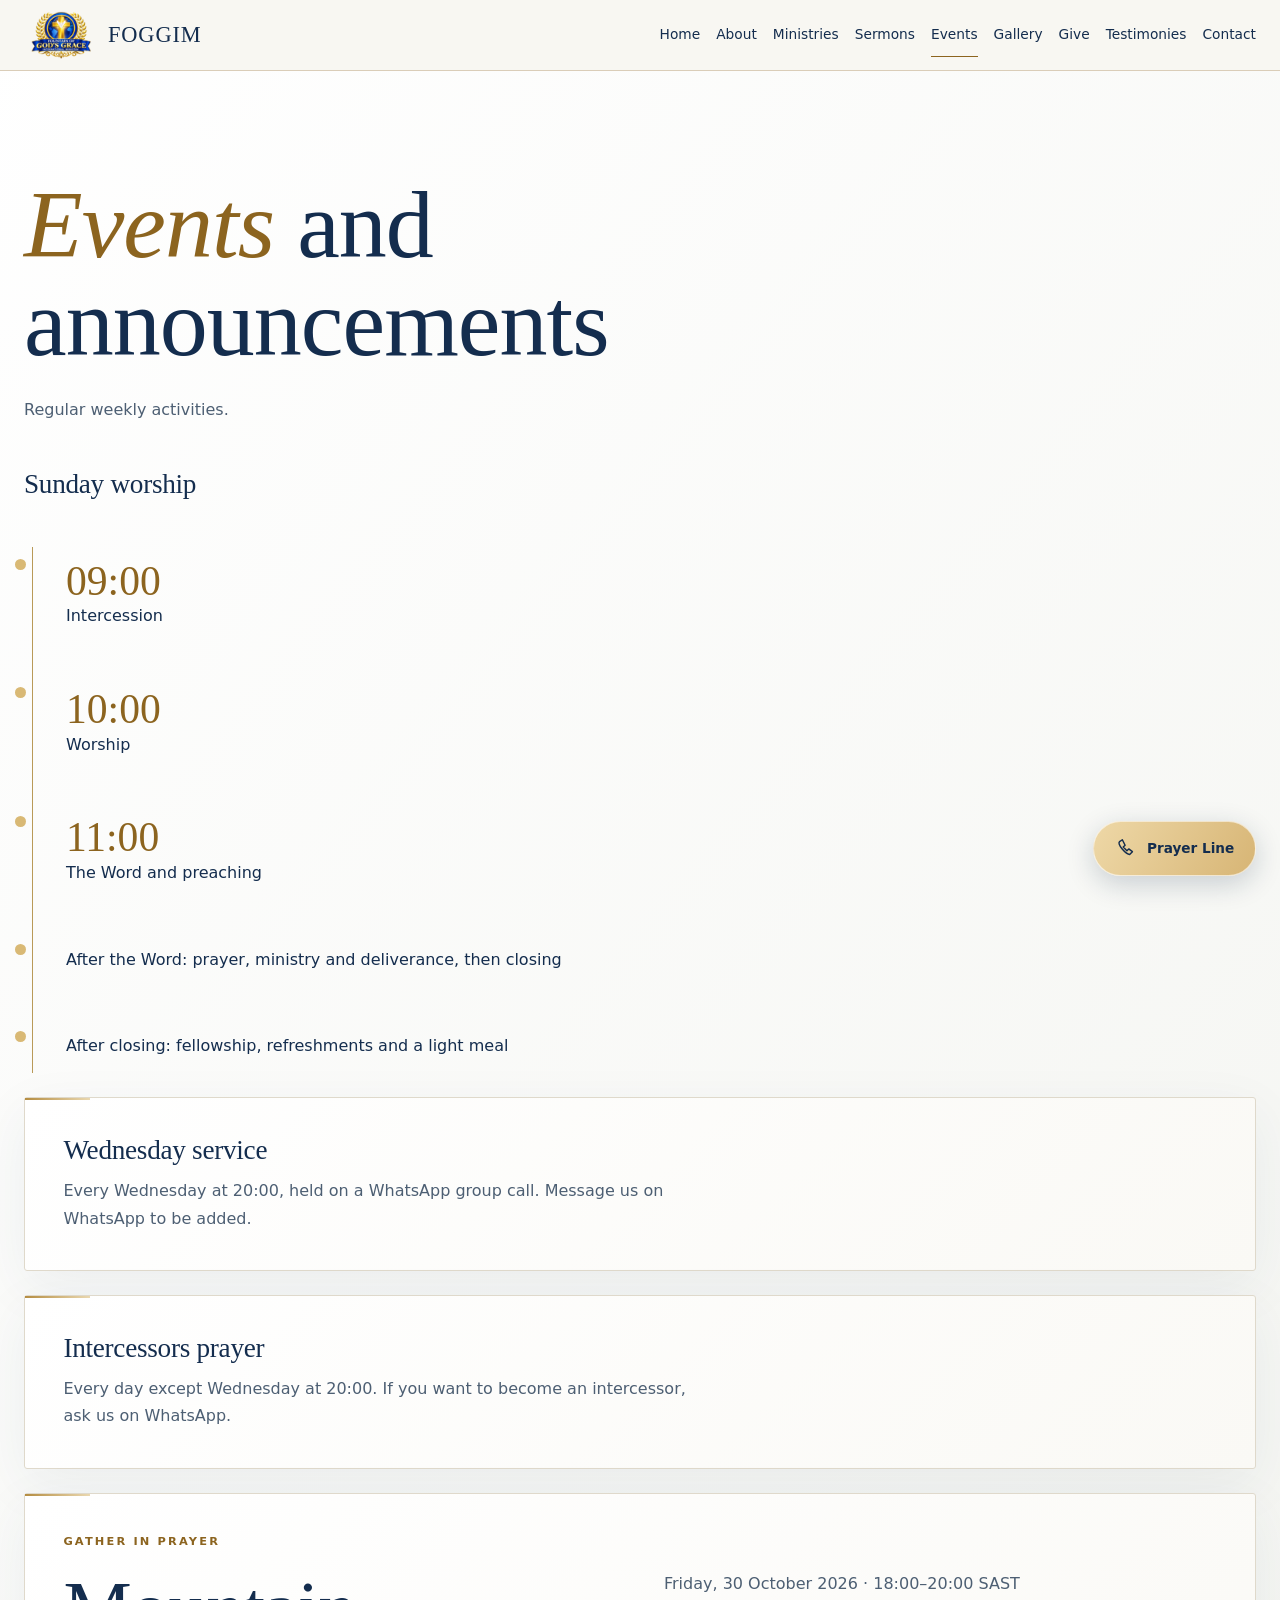
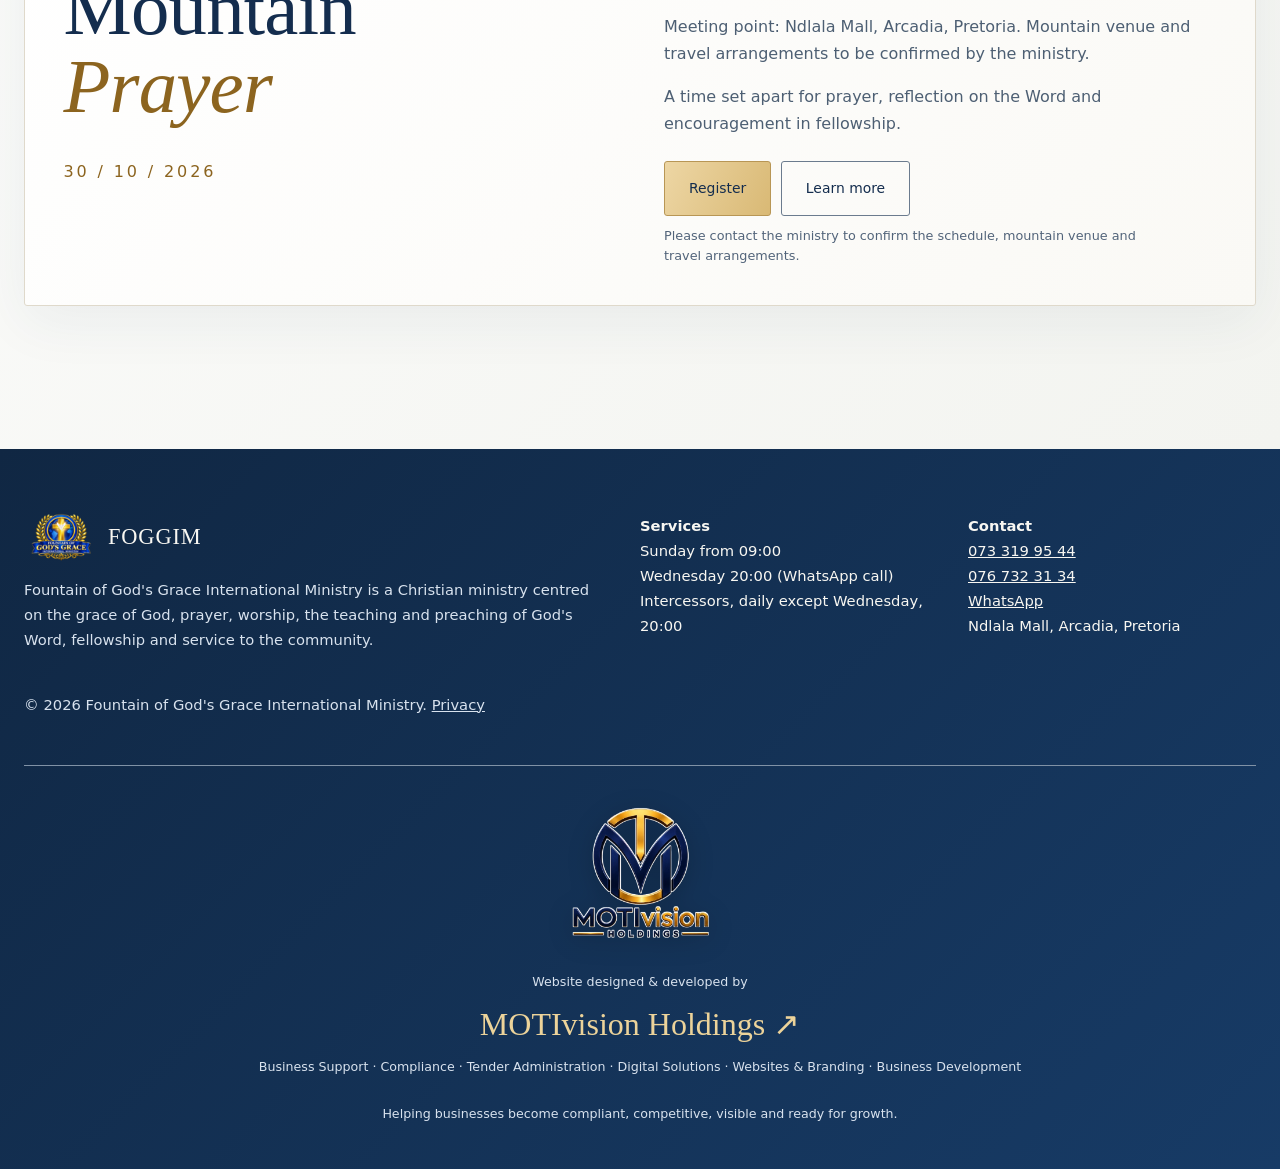
<file: events.html>
<!doctype html><html lang="en"><head><meta charset="utf-8"><meta name="viewport" content="width=device-width,initial-scale=1"><title>Events | Fountain of God's Grace International Ministry</title><meta name="description" content="Weekly services and announcements at FOGGIM."><meta property="og:title" content="Events | FOGGIM"><meta property="og:description" content="Weekly services and announcements at FOGGIM."><meta property="og:type" content="website"><meta name="theme-color" content="#f8f7f2"><link rel="icon" href="favicon.ico"><meta property="og:image" content="assets/images/logo.png"><link rel="stylesheet" href="assets/css/styles.css"><link rel="stylesheet" href="assets/css/experience.css"><link rel="stylesheet" href="assets/css/additions.css"><script type="application/ld+json">{"@context":"https://schema.org","@type":"Church","name":"Fountain of God's Grace International Ministry","alternateName":"FOGGIM","telephone":"+27733199544","address":{"@type":"PostalAddress","streetAddress":"Ndlala Mall, Arcadia","addressLocality":"Pretoria","addressCountry":"ZA"}}</script></head><body><a href="#m" class="skip">Skip to content</a>
<header><div class="w nav"><a class="brand" href="index.html"><img src="assets/images/logo-sm.png" alt="" width="96" height="62">FOGGIM</a><button class="tg" aria-expanded="false" aria-controls="nv">Menu</button><nav id="nv" aria-label="Main"><ul><li><a href="index.html">Home</a></li><li><a href="about.html">About</a></li><li><a href="ministries.html">Ministries</a></li><li><a href="sermons.html">Sermons</a></li><li><a href="events.html" aria-current="page">Events</a></li><li><a href="gallery.html">Gallery</a></li><li><a href="give.html">Give</a></li><li><a href="testimonies.html">Testimonies</a></li><li><a href="contact.html">Contact</a></li></ul></nav></div></header>
<main id="m" tabindex="-1"><section class="sec pg"><div class="w"><h1 style="font-size:clamp(2.6rem,8vw,6rem)"><em>Events</em> and announcements</h1><p class="rv" style="margin-top:1.5rem">Regular weekly activities.</p><h3 id="services" style="margin-top:3rem">Sunday worship</h3><div class="tl"><div class="rv"><b>09:00</b>Intercession</div><div class="rv"><b>10:00</b>Worship</div><div class="rv"><b>11:00</b>The Word and preaching</div><div class="rv">After the Word: prayer, ministry and deliverance, then closing</div><div class="rv">After closing: fellowship, refreshments and a light meal</div></div><div class="card rv"><h3>Wednesday service</h3><p>Every Wednesday at 20:00, held on a WhatsApp group call. Message us on WhatsApp to be added.</p></div><div class="card rv"><h3>Intercessors prayer</h3><p>Every day except Wednesday at 20:00. If you want to become an intercessor, ask us on WhatsApp.</p></div><article class="card rv event"><span class="eyebrow">Gather in prayer</span><div class="two"><div><h2>Mountain<br><em>Prayer</em></h2><p class="event-date">30 / 10 / 2026</p></div><div><p><time datetime="2026-10-30T18:00:00+02:00">Friday, 30 October 2026 · 18:00–20:00 SAST</time></p><p>Meeting point: Ndlala Mall, Arcadia, Pretoria. Mountain venue and travel arrangements to be confirmed by the ministry.</p><p>A time set apart for prayer, reflection on the Word and encouragement in fellowship.</p><div class="actions"><button class="btn p" data-event="register">Register</button><button class="btn" data-event="learn">Learn more</button></div><p class="small">Please contact the ministry to confirm the schedule, mountain venue and travel arrangements.</p></div></div></article></div></section></main>
<footer><div class="w fg"><div><a class="brand" href="index.html"><img src="assets/images/logo-sm.png" alt="" width="96" height="62">FOGGIM</a><p>Fountain of God's Grace International Ministry is a Christian ministry centred on the grace of God, prayer, worship, the teaching and preaching of God's Word, fellowship and service to the community.</p></div>
<div><b>Services</b><ul><li>Sunday from 09:00</li><li>Wednesday 20:00 (WhatsApp call)</li><li>Intercessors, daily except Wednesday, 20:00</li></ul></div>
<div><b>Contact</b><ul><li><a href="tel:+27733199544">073 319 95 44</a></li><li><a href="tel:+27767323134">076 732 31 34</a></li><li><a href="https://wa.me/27733199544">WhatsApp</a></li><li>Ndlala Mall, Arcadia, Pretoria</li></ul></div></div>
<div class="w" style="margin-top:2.5rem;color:var(--mut)">© 2026 Fountain of God's Grace International Ministry. <a href="privacy.html">Privacy</a></div><div class="w credit rv"><a class="credit-logo" href="https://www.motivision.co.za/" aria-label="MOTIvision Holdings website"><img src="assets/images/motivision-logo.png" alt="MOTIvision Holdings" width="500" height="500" loading="lazy"></a><p>Website designed &amp; developed by</p><a href="https://www.motivision.co.za/" class="credit-link">MOTIvision Holdings ↗</a><p>Business Support · Compliance · Tender Administration · Digital Solutions · Websites &amp; Branding · Business Development</p><p>Helping businesses become compliant, competitive, visible and ready for growth.</p></div></footer><script src="assets/js/main.js" defer></script><script src="assets/js/additions.js" defer></script><nav class="mobile-dock" aria-label="Quick navigation"><a href="index.html"><svg viewBox="0 0 24 24" fill="none" stroke="currentColor" stroke-width="1.6" stroke-linecap="round" stroke-linejoin="round" aria-hidden="true"><path d="m3 10 9-7 9 7v10a1 1 0 0 1-1 1h-5v-7H9v7H4a1 1 0 0 1-1-1Z"/></svg><span>Home</span></a><a href="events.html#services"><svg viewBox="0 0 24 24" fill="none" stroke="currentColor" stroke-width="1.6" stroke-linecap="round" stroke-linejoin="round" aria-hidden="true"><rect x="4" y="5" width="16" height="16" rx="2"/><path d="M8 3v4m8-4v4M4 11h16m-12 4h3m2 0h3"/></svg><span>Services</span></a><a class="dock-whatsapp" href="https://wa.me/27733199544" aria-label="Chat on WhatsApp"><svg viewBox="0 0 24 24" fill="currentColor" aria-hidden="true"><path d="M20.52 3.48A11.91 11.91 0 0 0 12.02 0C5.4 0 .02 5.38.02 12c0 2.12.55 4.18 1.59 6L0 24l6.15-1.61A12 12 0 0 0 12.02 24C18.63 24 24 18.62 24 12a11.94 11.94 0 0 0-3.48-8.52ZM12.02 22a9.9 9.9 0 0 1-5.04-1.38l-.36-.21-3.65.96.97-3.56-.24-.37A9.96 9.96 0 0 1 2.02 12c0-5.51 4.48-10 10-10S22 6.49 22 12s-4.47 10-9.98 10Zm5.49-7.48c-.3-.15-1.77-.87-2.04-.97-.28-.1-.48-.15-.68.15-.2.3-.77.97-.94 1.17-.17.2-.35.22-.65.07-.3-.15-1.26-.46-2.4-1.48-.89-.8-1.49-1.78-1.66-2.08-.17-.3-.02-.46.13-.6.13-.14.3-.35.45-.52.15-.18.2-.3.3-.5.1-.2.05-.38-.03-.53-.07-.15-.67-1.62-.92-2.22-.24-.58-.48-.5-.67-.51h-.57c-.2 0-.53.07-.8.37-.27.3-1.05 1.03-1.05 2.5s1.08 2.89 1.23 3.09c.15.2 2.11 3.22 5.11 4.52.72.31 1.28.5 1.71.63.72.23 1.37.2 1.88.12.57-.08 1.77-.72 2.02-1.42.25-.7.25-1.3.18-1.43-.08-.13-.28-.2-.58-.35Z"/></svg><span>WhatsApp</span></a><a href="testimonies.html"><svg viewBox="0 0 24 24" fill="none" stroke="currentColor" stroke-width="1.6" stroke-linecap="round" stroke-linejoin="round" aria-hidden="true"><path d="M21 11a8 8 0 0 1-8 8H5l-3 3V11a8 8 0 0 1 8-8h3a8 8 0 0 1 8 8Z"/><path d="M7 9h9M7 13h6"/></svg><span>Testimonies</span></a><a href="give.html"><svg viewBox="0 0 24 24" fill="none" stroke="currentColor" stroke-width="1.6" stroke-linecap="round" stroke-linejoin="round" aria-hidden="true"><path d="M12 20 4 12a5 5 0 0 1 8-6 5 5 0 0 1 8 6Z"/></svg><span>Give</span></a></nav><a class="prayer-line" href="tel:+27733199544" aria-label="Prayer Line: call 073 319 95 44"><svg viewBox="0 0 24 24" fill="none" stroke="currentColor" stroke-width="1.6" stroke-linecap="round" stroke-linejoin="round" aria-hidden="true"><path d="M8 3 5 5c-3 3 7 14 11 14l3-3-4-3-2 2-4-4 2-2Z"/></svg><span>Prayer Line</span></a></body></html>
</file>
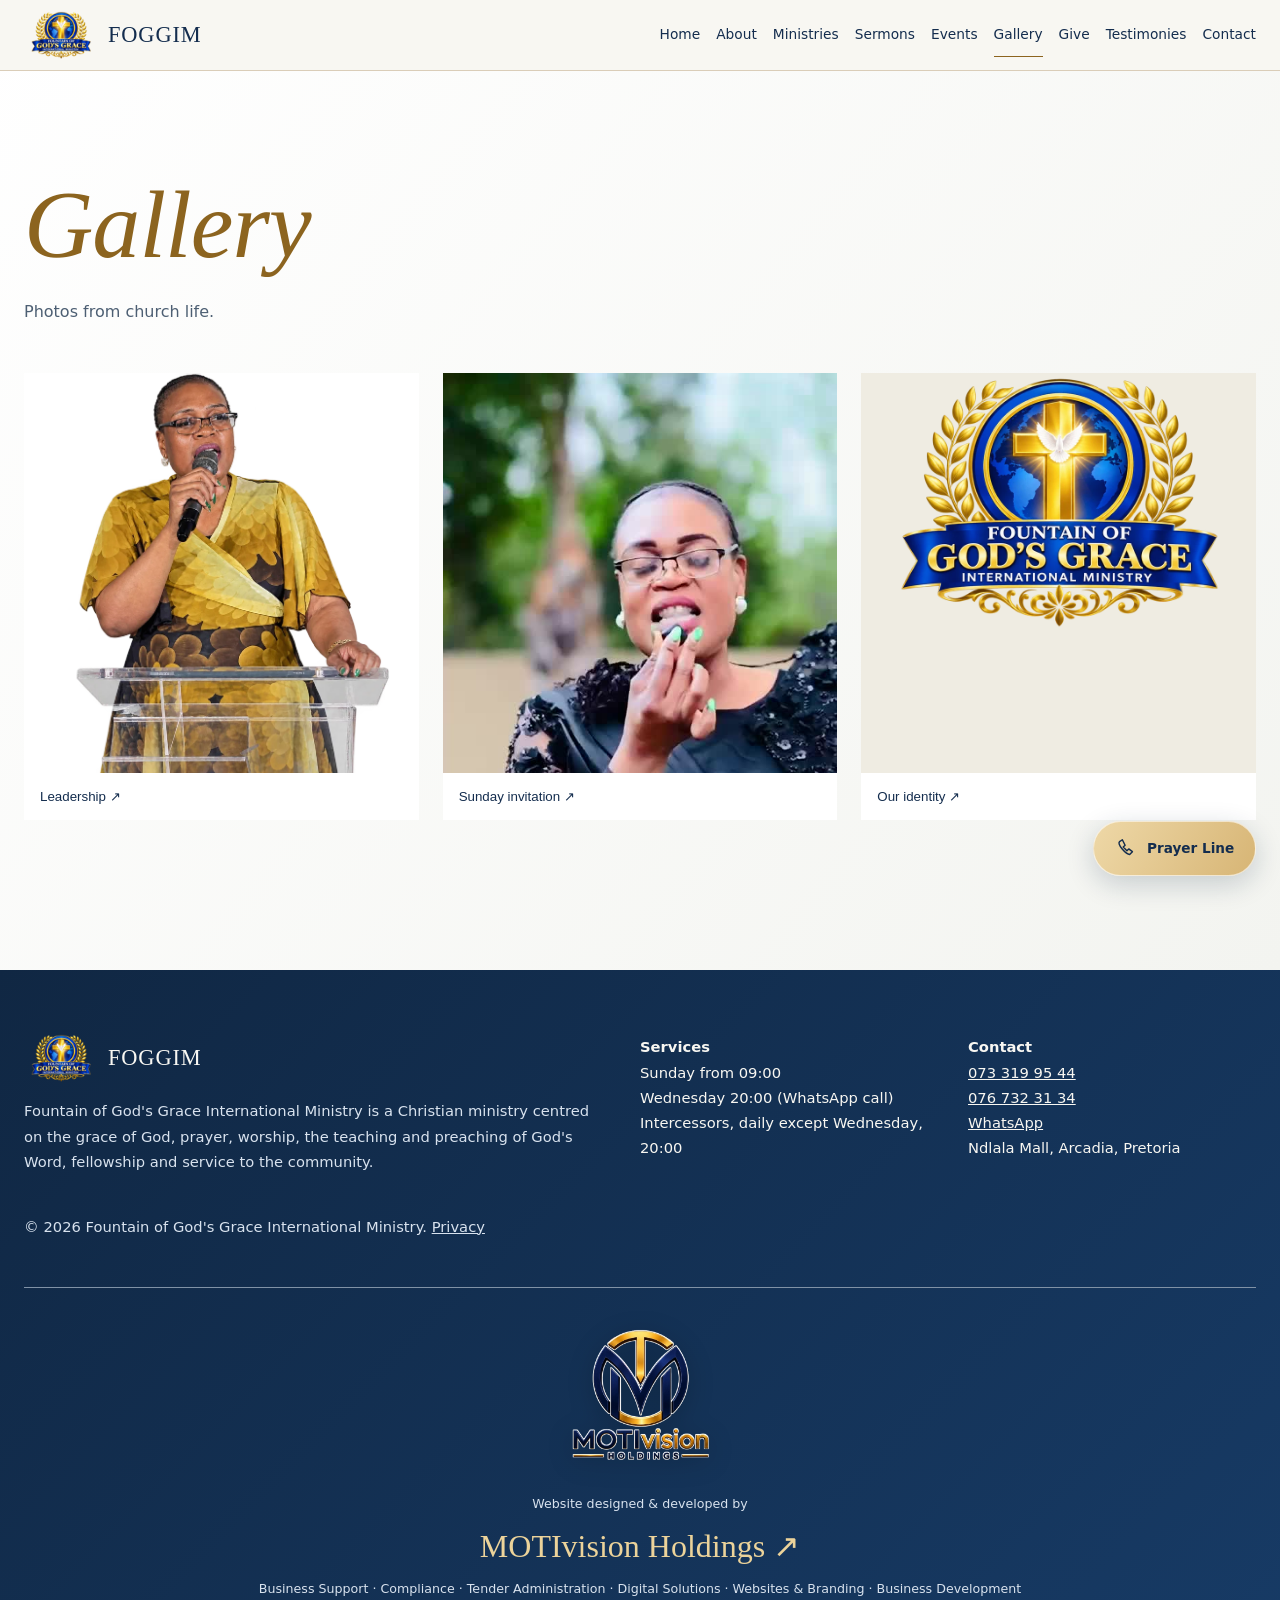
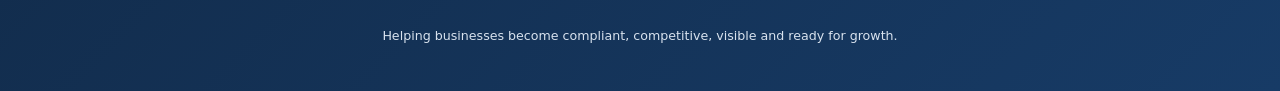
<file: gallery.html>
<!doctype html><html lang="en"><head><meta charset="utf-8"><meta name="viewport" content="width=device-width,initial-scale=1"><title>Gallery | Fountain of God's Grace International Ministry</title><meta name="description" content="Photos from FOGGIM."><meta property="og:title" content="Gallery | FOGGIM"><meta property="og:description" content="Photos from FOGGIM."><meta property="og:type" content="website"><meta name="theme-color" content="#f8f7f2"><link rel="icon" href="favicon.ico"><meta property="og:image" content="assets/images/logo.png"><link rel="stylesheet" href="assets/css/styles.css"><link rel="stylesheet" href="assets/css/experience.css"><link rel="stylesheet" href="assets/css/additions.css"><script type="application/ld+json">{"@context":"https://schema.org","@type":"Church","name":"Fountain of God's Grace International Ministry","alternateName":"FOGGIM","telephone":"+27733199544","address":{"@type":"PostalAddress","streetAddress":"Ndlala Mall, Arcadia","addressLocality":"Pretoria","addressCountry":"ZA"}}</script></head><body><a href="#m" class="skip">Skip to content</a>
<header><div class="w nav"><a class="brand" href="index.html"><img src="assets/images/logo-sm.png" alt="" width="96" height="62">FOGGIM</a><button class="tg" aria-expanded="false" aria-controls="nv">Menu</button><nav id="nv" aria-label="Main"><ul><li><a href="index.html">Home</a></li><li><a href="about.html">About</a></li><li><a href="ministries.html">Ministries</a></li><li><a href="sermons.html">Sermons</a></li><li><a href="events.html">Events</a></li><li><a href="gallery.html" aria-current="page">Gallery</a></li><li><a href="give.html">Give</a></li><li><a href="testimonies.html">Testimonies</a></li><li><a href="contact.html">Contact</a></li></ul></nav></div></header>
<main id="m" tabindex="-1"><section class="sec pg"><div class="w"><h1 style="font-size:clamp(2.6rem,8vw,6rem)"><em>Gallery</em></h1><p class="rv" style="margin-top:1.5rem">Photos from church life.</p><div class="gallery-grid"><button class="photo rv" data-photo="assets/images/prophetess.webp" data-caption="Prophetess Tinyiko Maboho — supplied leadership photograph"><img src="assets/images/prophetess.webp" alt="Enlarge photograph of Prophetess Tinyiko Maboho" width="900" height="1216" loading="lazy"><span>Leadership ↗</span></button><button class="photo rv" data-photo="assets/images/invitation-poster.jpg" data-caption="Sunday invitation — still from the supplied invitation video"><img src="assets/images/invitation-poster.jpg" alt="Enlarge the Sunday invitation video still" width="576" height="1024" loading="lazy"><span>Sunday invitation ↗</span></button><button class="photo identity rv" data-photo="assets/images/logo.webp" data-caption="Fountain of God's Grace International Ministry — supplied identity artwork"><img src="assets/images/logo.webp" alt="Enlarge the ministry identity artwork" width="900" height="600" loading="lazy"><span>Our identity ↗</span></button></div><p class="small"></p></div></section></main>
<footer><div class="w fg"><div><a class="brand" href="index.html"><img src="assets/images/logo-sm.png" alt="" width="96" height="62">FOGGIM</a><p>Fountain of God's Grace International Ministry is a Christian ministry centred on the grace of God, prayer, worship, the teaching and preaching of God's Word, fellowship and service to the community.</p></div>
<div><b>Services</b><ul><li>Sunday from 09:00</li><li>Wednesday 20:00 (WhatsApp call)</li><li>Intercessors, daily except Wednesday, 20:00</li></ul></div>
<div><b>Contact</b><ul><li><a href="tel:+27733199544">073 319 95 44</a></li><li><a href="tel:+27767323134">076 732 31 34</a></li><li><a href="https://wa.me/27733199544">WhatsApp</a></li><li>Ndlala Mall, Arcadia, Pretoria</li></ul></div></div>
<div class="w" style="margin-top:2.5rem;color:var(--mut)">© 2026 Fountain of God's Grace International Ministry. <a href="privacy.html">Privacy</a></div><div class="w credit rv"><a class="credit-logo" href="https://www.motivision.co.za/" aria-label="MOTIvision Holdings website"><img src="assets/images/motivision-logo.png" alt="MOTIvision Holdings" width="500" height="500" loading="lazy"></a><p>Website designed &amp; developed by</p><a href="https://www.motivision.co.za/" class="credit-link">MOTIvision Holdings ↗</a><p>Business Support · Compliance · Tender Administration · Digital Solutions · Websites &amp; Branding · Business Development</p><p>Helping businesses become compliant, competitive, visible and ready for growth.</p></div></footer><script src="assets/js/main.js" defer></script><script src="assets/js/additions.js" defer></script><nav class="mobile-dock" aria-label="Quick navigation"><a href="index.html"><svg viewBox="0 0 24 24" fill="none" stroke="currentColor" stroke-width="1.6" stroke-linecap="round" stroke-linejoin="round" aria-hidden="true"><path d="m3 10 9-7 9 7v10a1 1 0 0 1-1 1h-5v-7H9v7H4a1 1 0 0 1-1-1Z"/></svg><span>Home</span></a><a href="events.html#services"><svg viewBox="0 0 24 24" fill="none" stroke="currentColor" stroke-width="1.6" stroke-linecap="round" stroke-linejoin="round" aria-hidden="true"><rect x="4" y="5" width="16" height="16" rx="2"/><path d="M8 3v4m8-4v4M4 11h16m-12 4h3m2 0h3"/></svg><span>Services</span></a><a class="dock-whatsapp" href="https://wa.me/27733199544" aria-label="Chat on WhatsApp"><svg viewBox="0 0 24 24" fill="currentColor" aria-hidden="true"><path d="M20.52 3.48A11.91 11.91 0 0 0 12.02 0C5.4 0 .02 5.38.02 12c0 2.12.55 4.18 1.59 6L0 24l6.15-1.61A12 12 0 0 0 12.02 24C18.63 24 24 18.62 24 12a11.94 11.94 0 0 0-3.48-8.52ZM12.02 22a9.9 9.9 0 0 1-5.04-1.38l-.36-.21-3.65.96.97-3.56-.24-.37A9.96 9.96 0 0 1 2.02 12c0-5.51 4.48-10 10-10S22 6.49 22 12s-4.47 10-9.98 10Zm5.49-7.48c-.3-.15-1.77-.87-2.04-.97-.28-.1-.48-.15-.68.15-.2.3-.77.97-.94 1.17-.17.2-.35.22-.65.07-.3-.15-1.26-.46-2.4-1.48-.89-.8-1.49-1.78-1.66-2.08-.17-.3-.02-.46.13-.6.13-.14.3-.35.45-.52.15-.18.2-.3.3-.5.1-.2.05-.38-.03-.53-.07-.15-.67-1.62-.92-2.22-.24-.58-.48-.5-.67-.51h-.57c-.2 0-.53.07-.8.37-.27.3-1.05 1.03-1.05 2.5s1.08 2.89 1.23 3.09c.15.2 2.11 3.22 5.11 4.52.72.31 1.28.5 1.71.63.72.23 1.37.2 1.88.12.57-.08 1.77-.72 2.02-1.42.25-.7.25-1.3.18-1.43-.08-.13-.28-.2-.58-.35Z"/></svg><span>WhatsApp</span></a><a href="testimonies.html"><svg viewBox="0 0 24 24" fill="none" stroke="currentColor" stroke-width="1.6" stroke-linecap="round" stroke-linejoin="round" aria-hidden="true"><path d="M21 11a8 8 0 0 1-8 8H5l-3 3V11a8 8 0 0 1 8-8h3a8 8 0 0 1 8 8Z"/><path d="M7 9h9M7 13h6"/></svg><span>Testimonies</span></a><a href="give.html"><svg viewBox="0 0 24 24" fill="none" stroke="currentColor" stroke-width="1.6" stroke-linecap="round" stroke-linejoin="round" aria-hidden="true"><path d="M12 20 4 12a5 5 0 0 1 8-6 5 5 0 0 1 8 6Z"/></svg><span>Give</span></a></nav><a class="prayer-line" href="tel:+27733199544" aria-label="Prayer Line: call 073 319 95 44"><svg viewBox="0 0 24 24" fill="none" stroke="currentColor" stroke-width="1.6" stroke-linecap="round" stroke-linejoin="round" aria-hidden="true"><path d="M8 3 5 5c-3 3 7 14 11 14l3-3-4-3-2 2-4-4 2-2Z"/></svg><span>Prayer Line</span></a></body></html>
</file>
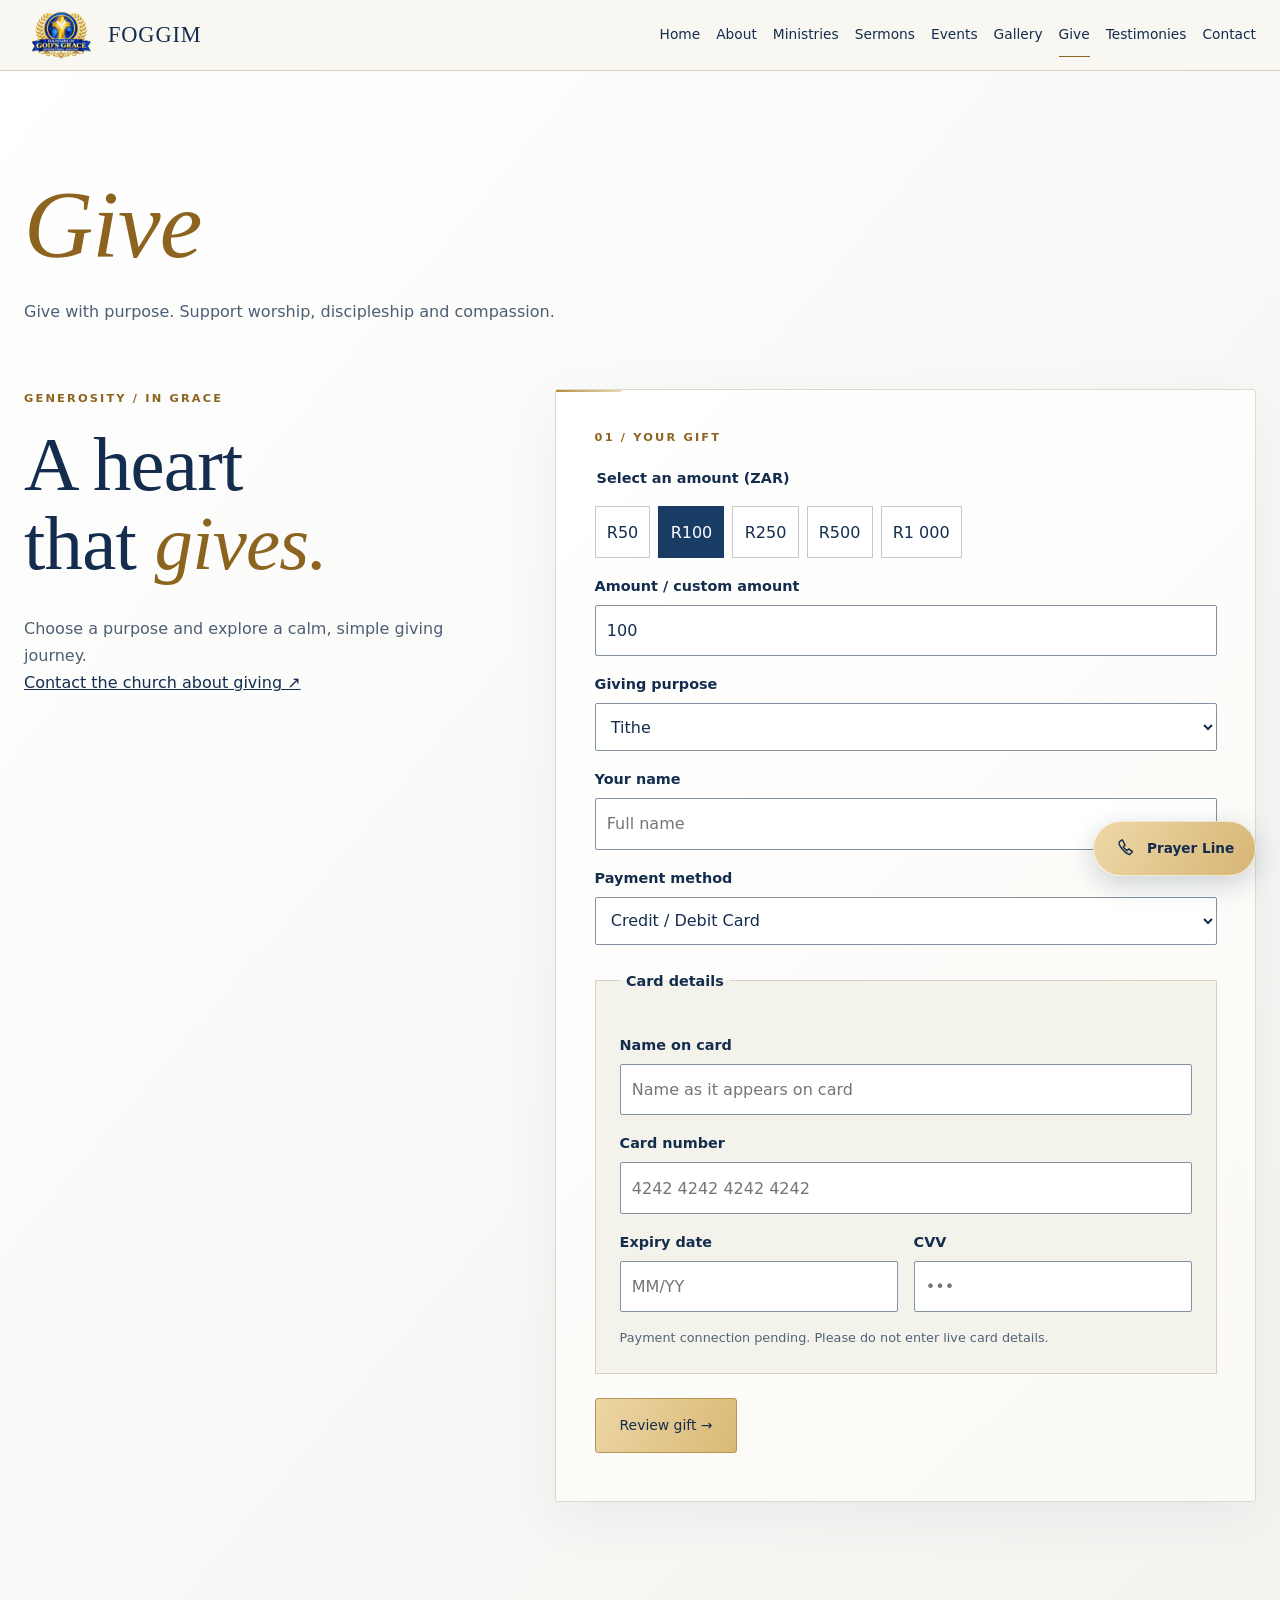
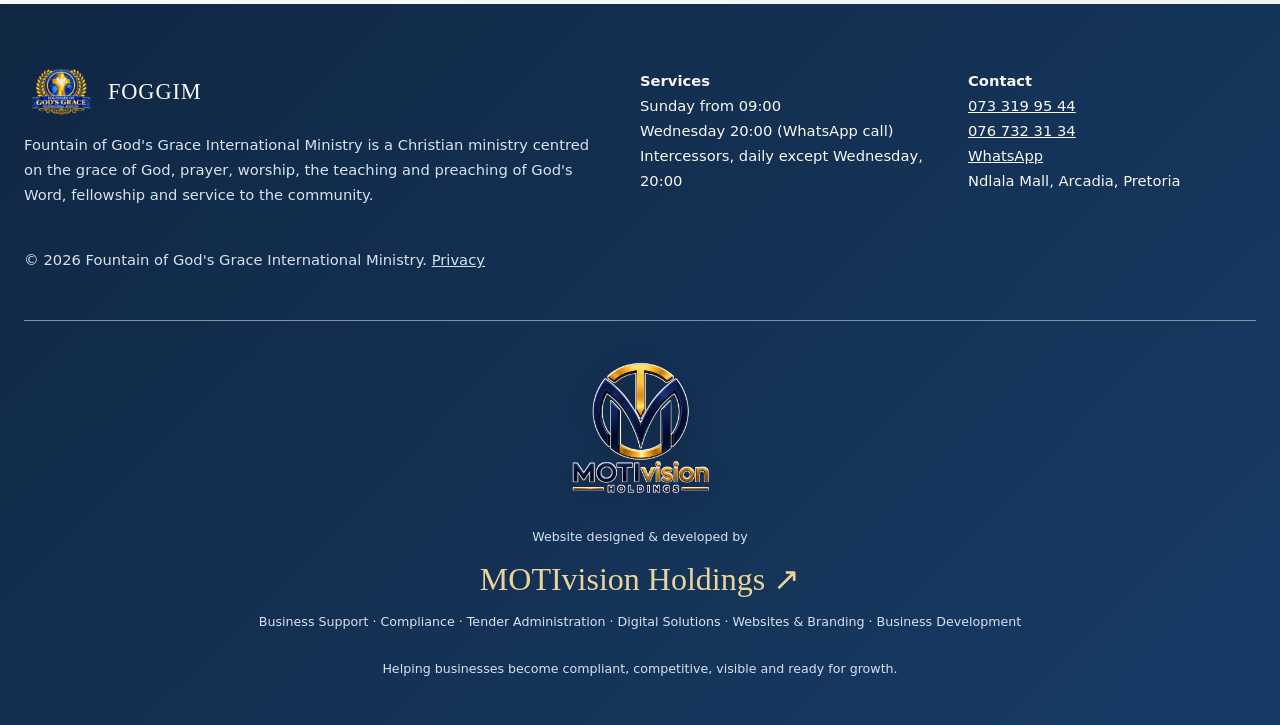
<file: give.html>
<!doctype html><html lang="en"><head><meta charset="utf-8"><meta name="viewport" content="width=device-width,initial-scale=1"><title>Give | Fountain of God's Grace International Ministry</title><meta name="description" content="Giving at Fountain of God's Grace International Ministry."><meta property="og:title" content="Give | FOGGIM"><meta property="og:description" content="Giving at Fountain of God's Grace International Ministry."><meta property="og:type" content="website"><meta name="theme-color" content="#f8f7f2"><link rel="icon" href="favicon.ico"><meta property="og:image" content="assets/images/logo.png"><link rel="stylesheet" href="assets/css/styles.css"><link rel="stylesheet" href="assets/css/experience.css"><link rel="stylesheet" href="assets/css/additions.css"><script type="application/ld+json">{"@context":"https://schema.org","@type":"Church","name":"Fountain of God's Grace International Ministry","alternateName":"FOGGIM","telephone":"+27733199544","address":{"@type":"PostalAddress","streetAddress":"Ndlala Mall, Arcadia","addressLocality":"Pretoria","addressCountry":"ZA"}}</script></head><body><a href="#m" class="skip">Skip to content</a>
<header><div class="w nav"><a class="brand" href="index.html"><img src="assets/images/logo-sm.png" alt="" width="96" height="62">FOGGIM</a><button class="tg" aria-expanded="false" aria-controls="nv">Menu</button><nav id="nv" aria-label="Main"><ul><li><a href="index.html">Home</a></li><li><a href="about.html">About</a></li><li><a href="ministries.html">Ministries</a></li><li><a href="sermons.html">Sermons</a></li><li><a href="events.html">Events</a></li><li><a href="gallery.html">Gallery</a></li><li><a href="give.html" aria-current="page">Give</a></li><li><a href="testimonies.html">Testimonies</a></li><li><a href="contact.html">Contact</a></li></ul></nav></div></header>
<main id="m" tabindex="-1"><section class="sec pg"><div class="w"><h1 style="font-size:clamp(2.6rem,8vw,6rem)"><em>Give</em></h1><p style="margin-top:1.5rem">Give with purpose. Support worship, discipleship and compassion.</p><div class="giving-layout"><aside><span class="eyebrow">Generosity / In grace</span><h2>A heart<br>that <em>gives.</em></h2><p>Choose a purpose and explore a calm, simple giving journey.</p><a href="https://wa.me/27733199544">Contact the church about giving ↗</a></aside><form id="giving" class="card" autocomplete="off"><span class="eyebrow" id="give-step">01 / Your gift</span><div id="gift-fields"><fieldset><legend>Select an amount (ZAR)</legend><div class="amounts"><button type="button" class="amount" data-amount="50" aria-pressed="false">R50</button><button type="button" class="amount" data-amount="100" aria-pressed="true">R100</button><button type="button" class="amount" data-amount="250" aria-pressed="false">R250</button><button type="button" class="amount" data-amount="500" aria-pressed="false">R500</button><button type="button" class="amount" data-amount="1000" aria-pressed="false">R1 000</button></div><label for="amount">Amount / custom amount</label><input id="amount" type="number" min="1" max="1000000" step="0.01" value="100" required></fieldset><label for="purpose">Giving purpose</label><select id="purpose"><option>Tithe</option><option>Offering</option><option>Missions</option><option>General Giving</option><option>Building Fund</option><option>Community Outreach</option></select><label for="giver-name">Your name</label><input id="giver-name" placeholder="Full name" maxlength="80" required autocomplete="off"><label for="method">Payment method</label><select id="method"><option>Credit / Debit Card</option><option>Stripe</option><option>PayPal</option><option>Capitec Pay</option><option>EFT</option></select><div id="payment-fields"></div><button class="btn p" type="submit">Review gift →</button></div><div id="gift-review" hidden><h3>Your giving summary</h3><dl id="gift-summary"></dl><p class="small">Check your gift before continuing.</p><button type="button" class="btn" id="edit-gift">Back / Edit</button><button type="button" class="btn p" id="confirm-gift">Continue to payment →</button></div><div id="gift-done" hidden role="status"><span class="eyebrow">Payment connection</span><h3>Payment is not connected yet.</h3><p>No payment was processed. Your details were not sent or saved and payment fields have been cleared. Please contact the ministry for current giving arrangements.</p><a class="btn p" href="https://wa.me/27733199544">Contact the ministry</a><button type="button" class="btn" id="restart-gift">Start again</button></div><p id="giving-status" class="sr-only" role="status"></p></form></div></div></section></main>
<footer><div class="w fg"><div><a class="brand" href="index.html"><img src="assets/images/logo-sm.png" alt="" width="96" height="62">FOGGIM</a><p>Fountain of God's Grace International Ministry is a Christian ministry centred on the grace of God, prayer, worship, the teaching and preaching of God's Word, fellowship and service to the community.</p></div>
<div><b>Services</b><ul><li>Sunday from 09:00</li><li>Wednesday 20:00 (WhatsApp call)</li><li>Intercessors, daily except Wednesday, 20:00</li></ul></div>
<div><b>Contact</b><ul><li><a href="tel:+27733199544">073 319 95 44</a></li><li><a href="tel:+27767323134">076 732 31 34</a></li><li><a href="https://wa.me/27733199544">WhatsApp</a></li><li>Ndlala Mall, Arcadia, Pretoria</li></ul></div></div>
<div class="w" style="margin-top:2.5rem;color:var(--mut)">© 2026 Fountain of God's Grace International Ministry. <a href="privacy.html">Privacy</a></div><div class="w credit rv"><a class="credit-logo" href="https://www.motivision.co.za/" aria-label="MOTIvision Holdings website"><img src="assets/images/motivision-logo.png" alt="MOTIvision Holdings" width="500" height="500" loading="lazy"></a><p>Website designed &amp; developed by</p><a href="https://www.motivision.co.za/" class="credit-link">MOTIvision Holdings ↗</a><p>Business Support · Compliance · Tender Administration · Digital Solutions · Websites &amp; Branding · Business Development</p><p>Helping businesses become compliant, competitive, visible and ready for growth.</p></div></footer><script src="assets/js/main.js" defer></script><script src="assets/js/additions.js" defer></script><nav class="mobile-dock" aria-label="Quick navigation"><a href="index.html"><svg viewBox="0 0 24 24" fill="none" stroke="currentColor" stroke-width="1.6" stroke-linecap="round" stroke-linejoin="round" aria-hidden="true"><path d="m3 10 9-7 9 7v10a1 1 0 0 1-1 1h-5v-7H9v7H4a1 1 0 0 1-1-1Z"/></svg><span>Home</span></a><a href="events.html#services"><svg viewBox="0 0 24 24" fill="none" stroke="currentColor" stroke-width="1.6" stroke-linecap="round" stroke-linejoin="round" aria-hidden="true"><rect x="4" y="5" width="16" height="16" rx="2"/><path d="M8 3v4m8-4v4M4 11h16m-12 4h3m2 0h3"/></svg><span>Services</span></a><a class="dock-whatsapp" href="https://wa.me/27733199544" aria-label="Chat on WhatsApp"><svg viewBox="0 0 24 24" fill="currentColor" aria-hidden="true"><path d="M20.52 3.48A11.91 11.91 0 0 0 12.02 0C5.4 0 .02 5.38.02 12c0 2.12.55 4.18 1.59 6L0 24l6.15-1.61A12 12 0 0 0 12.02 24C18.63 24 24 18.62 24 12a11.94 11.94 0 0 0-3.48-8.52ZM12.02 22a9.9 9.9 0 0 1-5.04-1.38l-.36-.21-3.65.96.97-3.56-.24-.37A9.96 9.96 0 0 1 2.02 12c0-5.51 4.48-10 10-10S22 6.49 22 12s-4.47 10-9.98 10Zm5.49-7.48c-.3-.15-1.77-.87-2.04-.97-.28-.1-.48-.15-.68.15-.2.3-.77.97-.94 1.17-.17.2-.35.22-.65.07-.3-.15-1.26-.46-2.4-1.48-.89-.8-1.49-1.78-1.66-2.08-.17-.3-.02-.46.13-.6.13-.14.3-.35.45-.52.15-.18.2-.3.3-.5.1-.2.05-.38-.03-.53-.07-.15-.67-1.62-.92-2.22-.24-.58-.48-.5-.67-.51h-.57c-.2 0-.53.07-.8.37-.27.3-1.05 1.03-1.05 2.5s1.08 2.89 1.23 3.09c.15.2 2.11 3.22 5.11 4.52.72.31 1.28.5 1.71.63.72.23 1.37.2 1.88.12.57-.08 1.77-.72 2.02-1.42.25-.7.25-1.3.18-1.43-.08-.13-.28-.2-.58-.35Z"/></svg><span>WhatsApp</span></a><a href="testimonies.html"><svg viewBox="0 0 24 24" fill="none" stroke="currentColor" stroke-width="1.6" stroke-linecap="round" stroke-linejoin="round" aria-hidden="true"><path d="M21 11a8 8 0 0 1-8 8H5l-3 3V11a8 8 0 0 1 8-8h3a8 8 0 0 1 8 8Z"/><path d="M7 9h9M7 13h6"/></svg><span>Testimonies</span></a><a href="give.html"><svg viewBox="0 0 24 24" fill="none" stroke="currentColor" stroke-width="1.6" stroke-linecap="round" stroke-linejoin="round" aria-hidden="true"><path d="M12 20 4 12a5 5 0 0 1 8-6 5 5 0 0 1 8 6Z"/></svg><span>Give</span></a></nav><a class="prayer-line" href="tel:+27733199544" aria-label="Prayer Line: call 073 319 95 44"><svg viewBox="0 0 24 24" fill="none" stroke="currentColor" stroke-width="1.6" stroke-linecap="round" stroke-linejoin="round" aria-hidden="true"><path d="M8 3 5 5c-3 3 7 14 11 14l3-3-4-3-2 2-4-4 2-2Z"/></svg><span>Prayer Line</span></a></body></html>
</file>
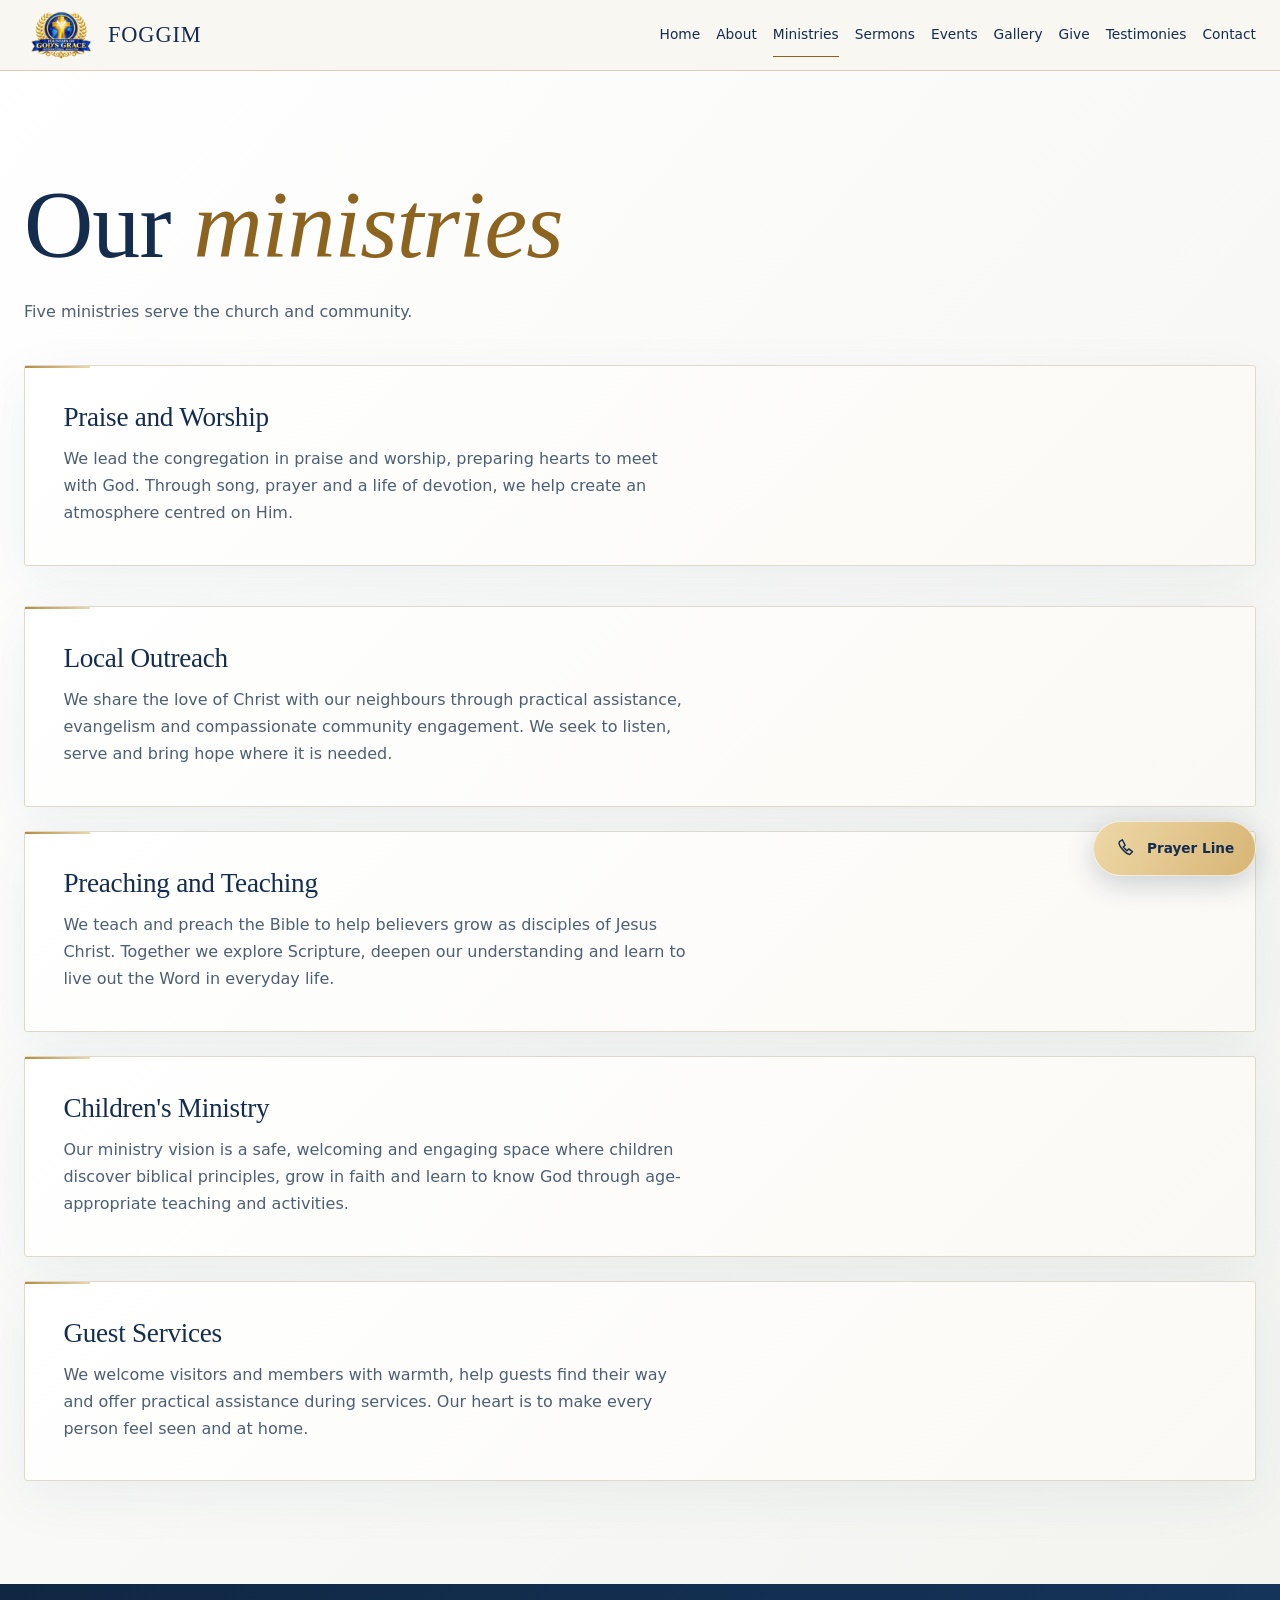
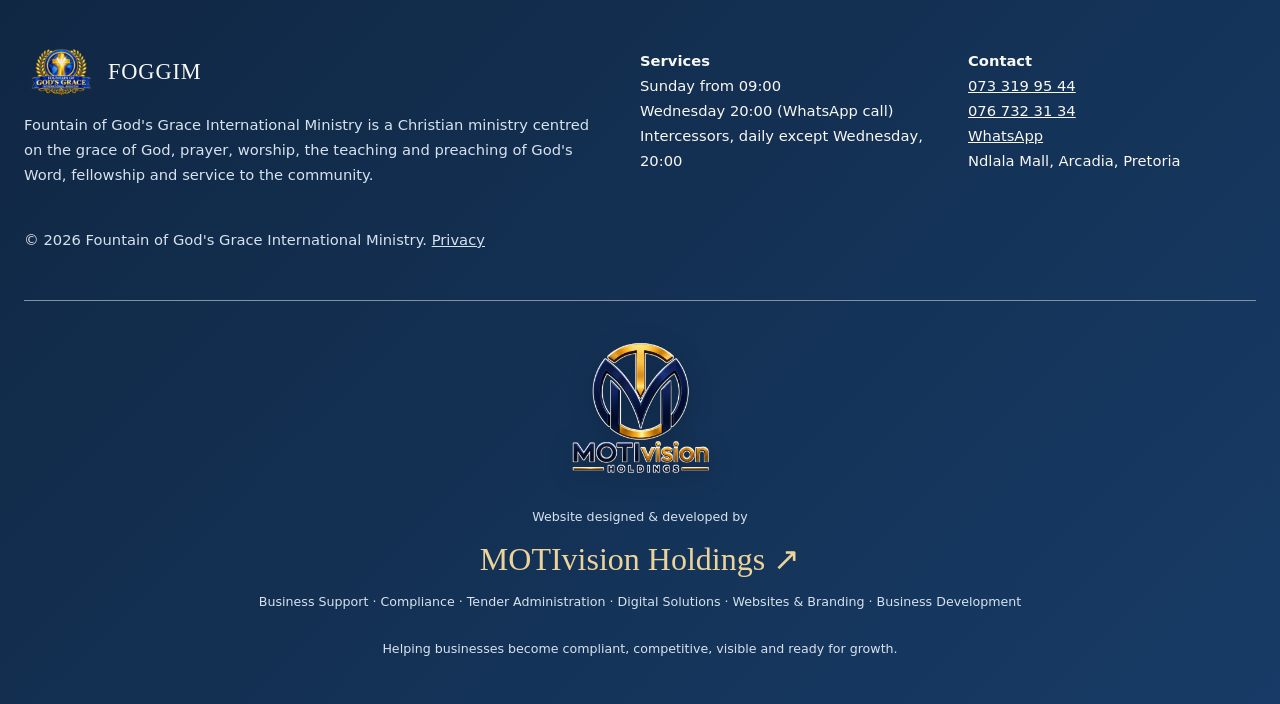
<file: ministries.html>
<!doctype html><html lang="en"><head><meta charset="utf-8"><meta name="viewport" content="width=device-width,initial-scale=1"><title>Ministries | Fountain of God's Grace International Ministry</title><meta name="description" content="The five ministries of Fountain of God's Grace International Ministry."><meta property="og:title" content="Ministries | FOGGIM"><meta property="og:description" content="The five ministries of Fountain of God's Grace International Ministry."><meta property="og:type" content="website"><meta name="theme-color" content="#f8f7f2"><link rel="icon" href="favicon.ico"><meta property="og:image" content="assets/images/logo.png"><link rel="stylesheet" href="assets/css/styles.css"><link rel="stylesheet" href="assets/css/experience.css"><link rel="stylesheet" href="assets/css/additions.css"><script type="application/ld+json">{"@context":"https://schema.org","@type":"Church","name":"Fountain of God's Grace International Ministry","alternateName":"FOGGIM","telephone":"+27733199544","address":{"@type":"PostalAddress","streetAddress":"Ndlala Mall, Arcadia","addressLocality":"Pretoria","addressCountry":"ZA"}}</script></head><body><a href="#m" class="skip">Skip to content</a>
<header><div class="w nav"><a class="brand" href="index.html"><img src="assets/images/logo-sm.png" alt="" width="96" height="62">FOGGIM</a><button class="tg" aria-expanded="false" aria-controls="nv">Menu</button><nav id="nv" aria-label="Main"><ul><li><a href="index.html">Home</a></li><li><a href="about.html">About</a></li><li><a href="ministries.html" aria-current="page">Ministries</a></li><li><a href="sermons.html">Sermons</a></li><li><a href="events.html">Events</a></li><li><a href="gallery.html">Gallery</a></li><li><a href="give.html">Give</a></li><li><a href="testimonies.html">Testimonies</a></li><li><a href="contact.html">Contact</a></li></ul></nav></div></header>
<main id="m" tabindex="-1"><section class="sec pg"><div class="w"><h1 style="font-size:clamp(2.6rem,8vw,6rem)">Our <em>ministries</em></h1><p class="rv" style="margin-top:1.5rem">Five ministries serve the church and community.</p><div class="card rv"><h3>Praise and Worship</h3><p>We lead the congregation in praise and worship, preparing hearts to meet with God. Through song, prayer and a life of devotion, we help create an atmosphere centred on Him.</p></div><div class="card rv"><h3>Local Outreach</h3><p>We share the love of Christ with our neighbours through practical assistance, evangelism and compassionate community engagement. We seek to listen, serve and bring hope where it is needed.</p></div><div class="card rv"><h3>Preaching and Teaching</h3><p>We teach and preach the Bible to help believers grow as disciples of Jesus Christ. Together we explore Scripture, deepen our understanding and learn to live out the Word in everyday life.</p></div><div class="card rv"><h3>Children's Ministry</h3><p>Our ministry vision is a safe, welcoming and engaging space where children discover biblical principles, grow in faith and learn to know God through age-appropriate teaching and activities.</p></div><div class="card rv"><h3>Guest Services</h3><p>We welcome visitors and members with warmth, help guests find their way and offer practical assistance during services. Our heart is to make every person feel seen and at home.</p></div></div></section></main>
<footer><div class="w fg"><div><a class="brand" href="index.html"><img src="assets/images/logo-sm.png" alt="" width="96" height="62">FOGGIM</a><p>Fountain of God's Grace International Ministry is a Christian ministry centred on the grace of God, prayer, worship, the teaching and preaching of God's Word, fellowship and service to the community.</p></div>
<div><b>Services</b><ul><li>Sunday from 09:00</li><li>Wednesday 20:00 (WhatsApp call)</li><li>Intercessors, daily except Wednesday, 20:00</li></ul></div>
<div><b>Contact</b><ul><li><a href="tel:+27733199544">073 319 95 44</a></li><li><a href="tel:+27767323134">076 732 31 34</a></li><li><a href="https://wa.me/27733199544">WhatsApp</a></li><li>Ndlala Mall, Arcadia, Pretoria</li></ul></div></div>
<div class="w" style="margin-top:2.5rem;color:var(--mut)">© 2026 Fountain of God's Grace International Ministry. <a href="privacy.html">Privacy</a></div><div class="w credit rv"><a class="credit-logo" href="https://www.motivision.co.za/" aria-label="MOTIvision Holdings website"><img src="assets/images/motivision-logo.png" alt="MOTIvision Holdings" width="500" height="500" loading="lazy"></a><p>Website designed &amp; developed by</p><a href="https://www.motivision.co.za/" class="credit-link">MOTIvision Holdings ↗</a><p>Business Support · Compliance · Tender Administration · Digital Solutions · Websites &amp; Branding · Business Development</p><p>Helping businesses become compliant, competitive, visible and ready for growth.</p></div></footer><script src="assets/js/main.js" defer></script><script src="assets/js/additions.js" defer></script><nav class="mobile-dock" aria-label="Quick navigation"><a href="index.html"><svg viewBox="0 0 24 24" fill="none" stroke="currentColor" stroke-width="1.6" stroke-linecap="round" stroke-linejoin="round" aria-hidden="true"><path d="m3 10 9-7 9 7v10a1 1 0 0 1-1 1h-5v-7H9v7H4a1 1 0 0 1-1-1Z"/></svg><span>Home</span></a><a href="events.html#services"><svg viewBox="0 0 24 24" fill="none" stroke="currentColor" stroke-width="1.6" stroke-linecap="round" stroke-linejoin="round" aria-hidden="true"><rect x="4" y="5" width="16" height="16" rx="2"/><path d="M8 3v4m8-4v4M4 11h16m-12 4h3m2 0h3"/></svg><span>Services</span></a><a class="dock-whatsapp" href="https://wa.me/27733199544" aria-label="Chat on WhatsApp"><svg viewBox="0 0 24 24" fill="currentColor" aria-hidden="true"><path d="M20.52 3.48A11.91 11.91 0 0 0 12.02 0C5.4 0 .02 5.38.02 12c0 2.12.55 4.18 1.59 6L0 24l6.15-1.61A12 12 0 0 0 12.02 24C18.63 24 24 18.62 24 12a11.94 11.94 0 0 0-3.48-8.52ZM12.02 22a9.9 9.9 0 0 1-5.04-1.38l-.36-.21-3.65.96.97-3.56-.24-.37A9.96 9.96 0 0 1 2.02 12c0-5.51 4.48-10 10-10S22 6.49 22 12s-4.47 10-9.98 10Zm5.49-7.48c-.3-.15-1.77-.87-2.04-.97-.28-.1-.48-.15-.68.15-.2.3-.77.97-.94 1.17-.17.2-.35.22-.65.07-.3-.15-1.26-.46-2.4-1.48-.89-.8-1.49-1.78-1.66-2.08-.17-.3-.02-.46.13-.6.13-.14.3-.35.45-.52.15-.18.2-.3.3-.5.1-.2.05-.38-.03-.53-.07-.15-.67-1.62-.92-2.22-.24-.58-.48-.5-.67-.51h-.57c-.2 0-.53.07-.8.37-.27.3-1.05 1.03-1.05 2.5s1.08 2.89 1.23 3.09c.15.2 2.11 3.22 5.11 4.52.72.31 1.28.5 1.71.63.72.23 1.37.2 1.88.12.57-.08 1.77-.72 2.02-1.42.25-.7.25-1.3.18-1.43-.08-.13-.28-.2-.58-.35Z"/></svg><span>WhatsApp</span></a><a href="testimonies.html"><svg viewBox="0 0 24 24" fill="none" stroke="currentColor" stroke-width="1.6" stroke-linecap="round" stroke-linejoin="round" aria-hidden="true"><path d="M21 11a8 8 0 0 1-8 8H5l-3 3V11a8 8 0 0 1 8-8h3a8 8 0 0 1 8 8Z"/><path d="M7 9h9M7 13h6"/></svg><span>Testimonies</span></a><a href="give.html"><svg viewBox="0 0 24 24" fill="none" stroke="currentColor" stroke-width="1.6" stroke-linecap="round" stroke-linejoin="round" aria-hidden="true"><path d="M12 20 4 12a5 5 0 0 1 8-6 5 5 0 0 1 8 6Z"/></svg><span>Give</span></a></nav><a class="prayer-line" href="tel:+27733199544" aria-label="Prayer Line: call 073 319 95 44"><svg viewBox="0 0 24 24" fill="none" stroke="currentColor" stroke-width="1.6" stroke-linecap="round" stroke-linejoin="round" aria-hidden="true"><path d="M8 3 5 5c-3 3 7 14 11 14l3-3-4-3-2 2-4-4 2-2Z"/></svg><span>Prayer Line</span></a></body></html>
</file>
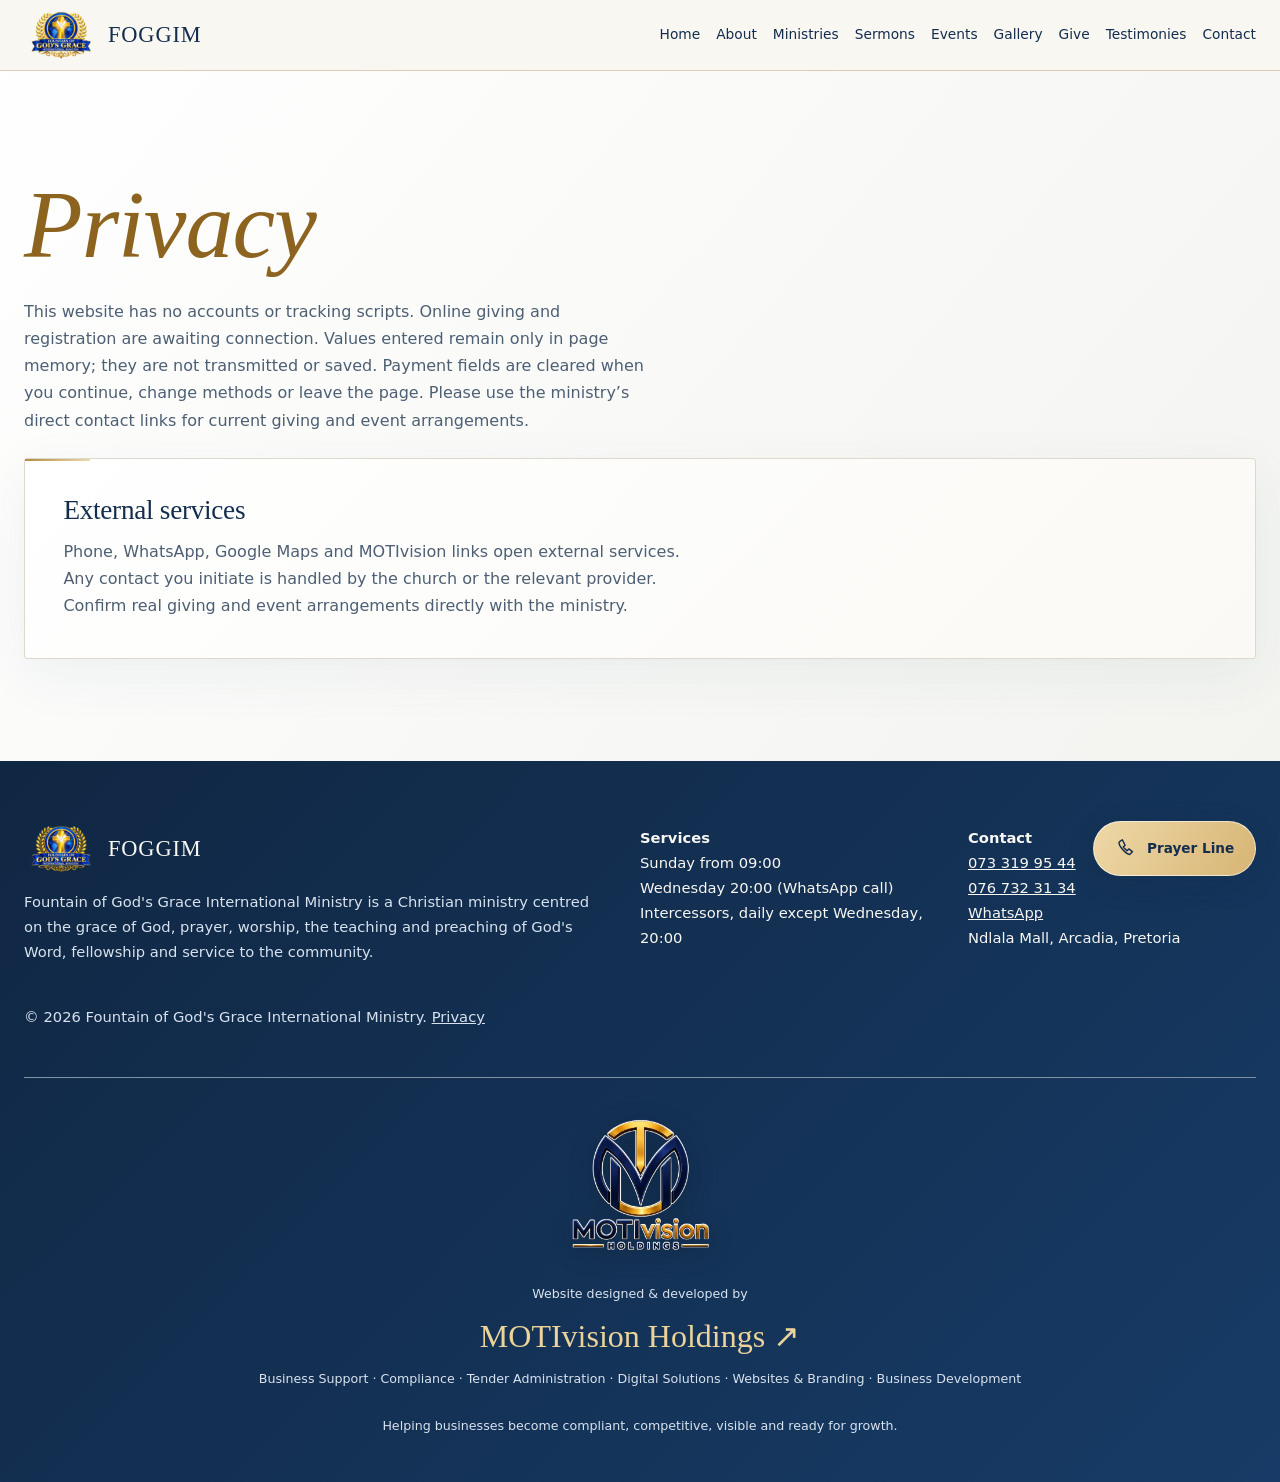
<file: privacy.html>
<!doctype html><html lang="en"><head><meta charset="utf-8"><meta name="viewport" content="width=device-width,initial-scale=1"><title>Privacy | Fountain of God's Grace International Ministry</title><meta name="description" content="Privacy information for the FOGGIM website."><meta property="og:title" content="Privacy | FOGGIM"><meta property="og:description" content="Privacy information for the FOGGIM website."><meta property="og:type" content="website"><meta name="theme-color" content="#f8f7f2"><link rel="icon" href="favicon.ico"><meta property="og:image" content="assets/images/logo.png"><link rel="stylesheet" href="assets/css/styles.css"><link rel="stylesheet" href="assets/css/experience.css"><link rel="stylesheet" href="assets/css/additions.css"><script type="application/ld+json">{"@context":"https://schema.org","@type":"Church","name":"Fountain of God's Grace International Ministry","alternateName":"FOGGIM","telephone":"+27733199544","address":{"@type":"PostalAddress","streetAddress":"Ndlala Mall, Arcadia","addressLocality":"Pretoria","addressCountry":"ZA"}}</script></head><body><a href="#m" class="skip">Skip to content</a>
<header><div class="w nav"><a class="brand" href="index.html"><img src="assets/images/logo-sm.png" alt="" width="96" height="62">FOGGIM</a><button class="tg" aria-expanded="false" aria-controls="nv">Menu</button><nav id="nv" aria-label="Main"><ul><li><a href="index.html">Home</a></li><li><a href="about.html">About</a></li><li><a href="ministries.html">Ministries</a></li><li><a href="sermons.html">Sermons</a></li><li><a href="events.html">Events</a></li><li><a href="gallery.html">Gallery</a></li><li><a href="give.html">Give</a></li><li><a href="testimonies.html">Testimonies</a></li><li><a href="contact.html">Contact</a></li></ul></nav></div></header>
<main id="m" tabindex="-1"><section class="sec pg"><div class="w"><h1 style="font-size:clamp(2.6rem,8vw,6rem)"><em>Privacy</em></h1><p style="margin-top:1.5rem">This website has no accounts or tracking scripts. Online giving and registration are awaiting connection. Values entered remain only in page memory; they are not transmitted or saved. Payment fields are cleared when you continue, change methods or leave the page. Please use the ministry’s direct contact links for current giving and event arrangements.</p><div class="card"><h3>External services</h3><p>Phone, WhatsApp, Google Maps and MOTIvision links open external services. Any contact you initiate is handled by the church or the relevant provider. Confirm real giving and event arrangements directly with the ministry.</p></div></div></section></main>
<footer><div class="w fg"><div><a class="brand" href="index.html"><img src="assets/images/logo-sm.png" alt="" width="96" height="62">FOGGIM</a><p>Fountain of God's Grace International Ministry is a Christian ministry centred on the grace of God, prayer, worship, the teaching and preaching of God's Word, fellowship and service to the community.</p></div>
<div><b>Services</b><ul><li>Sunday from 09:00</li><li>Wednesday 20:00 (WhatsApp call)</li><li>Intercessors, daily except Wednesday, 20:00</li></ul></div>
<div><b>Contact</b><ul><li><a href="tel:+27733199544">073 319 95 44</a></li><li><a href="tel:+27767323134">076 732 31 34</a></li><li><a href="https://wa.me/27733199544">WhatsApp</a></li><li>Ndlala Mall, Arcadia, Pretoria</li></ul></div></div>
<div class="w" style="margin-top:2.5rem;color:var(--mut)">© 2026 Fountain of God's Grace International Ministry. <a href="privacy.html">Privacy</a></div><div class="w credit rv"><a class="credit-logo" href="https://www.motivision.co.za/" aria-label="MOTIvision Holdings website"><img src="assets/images/motivision-logo.png" alt="MOTIvision Holdings" width="500" height="500" loading="lazy"></a><p>Website designed &amp; developed by</p><a href="https://www.motivision.co.za/" class="credit-link">MOTIvision Holdings ↗</a><p>Business Support · Compliance · Tender Administration · Digital Solutions · Websites &amp; Branding · Business Development</p><p>Helping businesses become compliant, competitive, visible and ready for growth.</p></div></footer><script src="assets/js/main.js" defer></script><script src="assets/js/additions.js" defer></script><nav class="mobile-dock" aria-label="Quick navigation"><a href="index.html"><svg viewBox="0 0 24 24" fill="none" stroke="currentColor" stroke-width="1.6" stroke-linecap="round" stroke-linejoin="round" aria-hidden="true"><path d="m3 10 9-7 9 7v10a1 1 0 0 1-1 1h-5v-7H9v7H4a1 1 0 0 1-1-1Z"/></svg><span>Home</span></a><a href="events.html#services"><svg viewBox="0 0 24 24" fill="none" stroke="currentColor" stroke-width="1.6" stroke-linecap="round" stroke-linejoin="round" aria-hidden="true"><rect x="4" y="5" width="16" height="16" rx="2"/><path d="M8 3v4m8-4v4M4 11h16m-12 4h3m2 0h3"/></svg><span>Services</span></a><a class="dock-whatsapp" href="https://wa.me/27733199544" aria-label="Chat on WhatsApp"><svg viewBox="0 0 24 24" fill="currentColor" aria-hidden="true"><path d="M20.52 3.48A11.91 11.91 0 0 0 12.02 0C5.4 0 .02 5.38.02 12c0 2.12.55 4.18 1.59 6L0 24l6.15-1.61A12 12 0 0 0 12.02 24C18.63 24 24 18.62 24 12a11.94 11.94 0 0 0-3.48-8.52ZM12.02 22a9.9 9.9 0 0 1-5.04-1.38l-.36-.21-3.65.96.97-3.56-.24-.37A9.96 9.96 0 0 1 2.02 12c0-5.51 4.48-10 10-10S22 6.49 22 12s-4.47 10-9.98 10Zm5.49-7.48c-.3-.15-1.77-.87-2.04-.97-.28-.1-.48-.15-.68.15-.2.3-.77.97-.94 1.17-.17.2-.35.22-.65.07-.3-.15-1.26-.46-2.4-1.48-.89-.8-1.49-1.78-1.66-2.08-.17-.3-.02-.46.13-.6.13-.14.3-.35.45-.52.15-.18.2-.3.3-.5.1-.2.05-.38-.03-.53-.07-.15-.67-1.62-.92-2.22-.24-.58-.48-.5-.67-.51h-.57c-.2 0-.53.07-.8.37-.27.3-1.05 1.03-1.05 2.5s1.08 2.89 1.23 3.09c.15.2 2.11 3.22 5.11 4.52.72.31 1.28.5 1.71.63.72.23 1.37.2 1.88.12.57-.08 1.77-.72 2.02-1.42.25-.7.25-1.3.18-1.43-.08-.13-.28-.2-.58-.35Z"/></svg><span>WhatsApp</span></a><a href="testimonies.html"><svg viewBox="0 0 24 24" fill="none" stroke="currentColor" stroke-width="1.6" stroke-linecap="round" stroke-linejoin="round" aria-hidden="true"><path d="M21 11a8 8 0 0 1-8 8H5l-3 3V11a8 8 0 0 1 8-8h3a8 8 0 0 1 8 8Z"/><path d="M7 9h9M7 13h6"/></svg><span>Testimonies</span></a><a href="give.html"><svg viewBox="0 0 24 24" fill="none" stroke="currentColor" stroke-width="1.6" stroke-linecap="round" stroke-linejoin="round" aria-hidden="true"><path d="M12 20 4 12a5 5 0 0 1 8-6 5 5 0 0 1 8 6Z"/></svg><span>Give</span></a></nav><a class="prayer-line" href="tel:+27733199544" aria-label="Prayer Line: call 073 319 95 44"><svg viewBox="0 0 24 24" fill="none" stroke="currentColor" stroke-width="1.6" stroke-linecap="round" stroke-linejoin="round" aria-hidden="true"><path d="M8 3 5 5c-3 3 7 14 11 14l3-3-4-3-2 2-4-4 2-2Z"/></svg><span>Prayer Line</span></a></body></html>
</file>
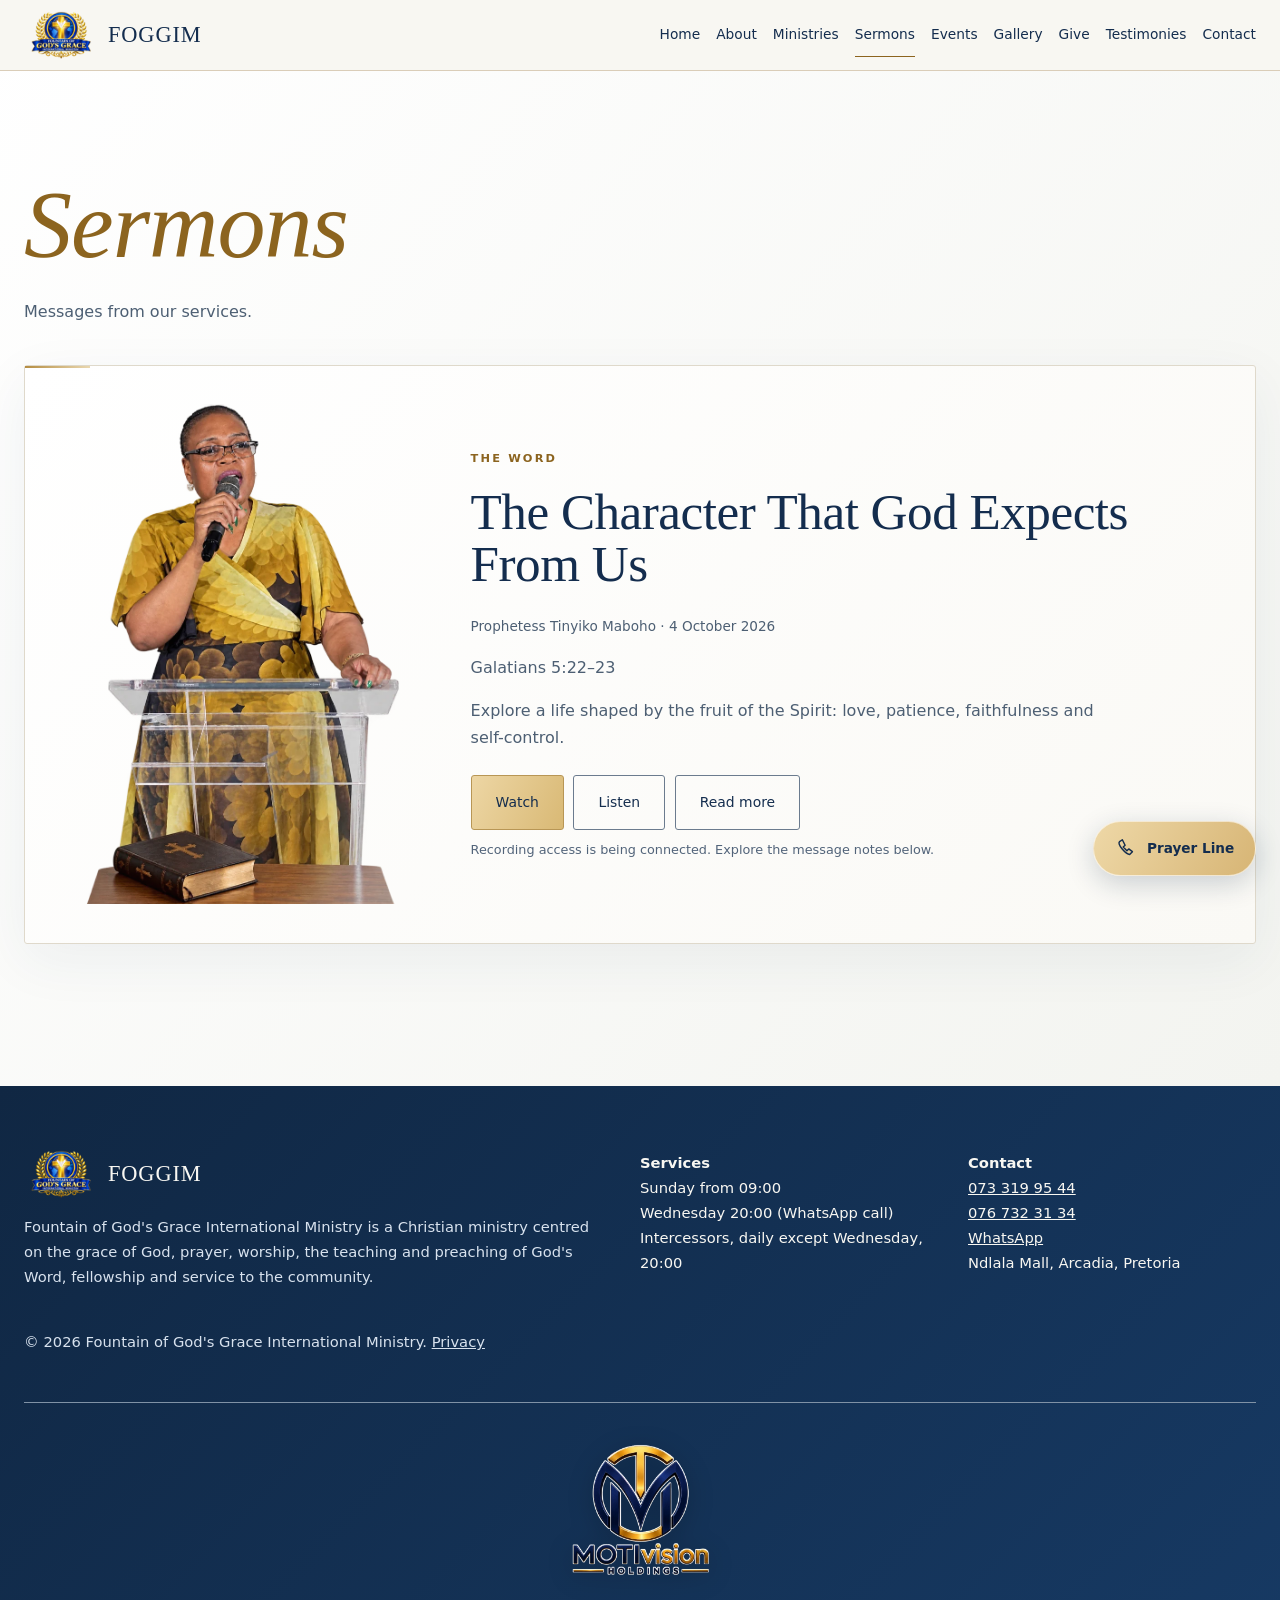
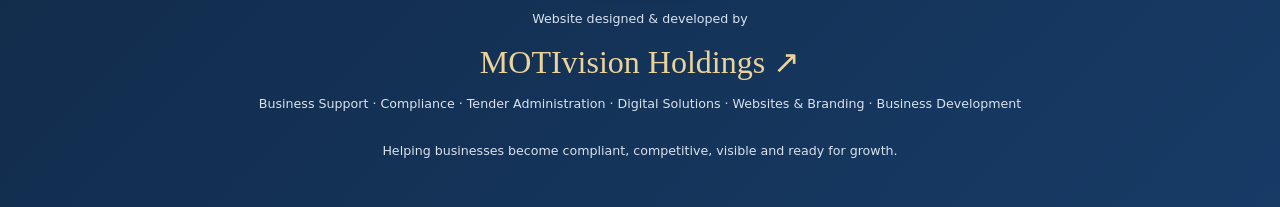
<file: sermons.html>
<!doctype html><html lang="en"><head><meta charset="utf-8"><meta name="viewport" content="width=device-width,initial-scale=1"><title>Sermons | Fountain of God's Grace International Ministry</title><meta name="description" content="Sermons from Fountain of God's Grace International Ministry."><meta property="og:title" content="Sermons | FOGGIM"><meta property="og:description" content="Sermons from Fountain of God's Grace International Ministry."><meta property="og:type" content="website"><meta name="theme-color" content="#f8f7f2"><link rel="icon" href="favicon.ico"><meta property="og:image" content="assets/images/logo.png"><link rel="stylesheet" href="assets/css/styles.css"><link rel="stylesheet" href="assets/css/experience.css"><link rel="stylesheet" href="assets/css/additions.css"><script type="application/ld+json">{"@context":"https://schema.org","@type":"Church","name":"Fountain of God's Grace International Ministry","alternateName":"FOGGIM","telephone":"+27733199544","address":{"@type":"PostalAddress","streetAddress":"Ndlala Mall, Arcadia","addressLocality":"Pretoria","addressCountry":"ZA"}}</script></head><body><a href="#m" class="skip">Skip to content</a>
<header><div class="w nav"><a class="brand" href="index.html"><img src="assets/images/logo-sm.png" alt="" width="96" height="62">FOGGIM</a><button class="tg" aria-expanded="false" aria-controls="nv">Menu</button><nav id="nv" aria-label="Main"><ul><li><a href="index.html">Home</a></li><li><a href="about.html">About</a></li><li><a href="ministries.html">Ministries</a></li><li><a href="sermons.html" aria-current="page">Sermons</a></li><li><a href="events.html">Events</a></li><li><a href="gallery.html">Gallery</a></li><li><a href="give.html">Give</a></li><li><a href="testimonies.html">Testimonies</a></li><li><a href="contact.html">Contact</a></li></ul></nav></div></header>
<main id="m" tabindex="-1"><section class="sec pg"><div class="w"><h1 style="font-size:clamp(2.6rem,8vw,6rem)"><em>Sermons</em></h1><p class="rv" style="margin-top:1.5rem">Messages from our services.</p><article class="sermon card rv"><div class="sermon-portrait"><img src="assets/images/prophetess.webp" width="900" height="1216" alt="Prophetess Tinyiko Maboho at the pulpit" loading="lazy"></div><div><span class="eyebrow">The Word</span><h2>The Character That God Expects From Us</h2><p class="meta">Prophetess Tinyiko Maboho · <time datetime="2026-10-04">4 October 2026</time></p><p>Galatians 5:22–23</p><p>Explore a life shaped by the fruit of the Spirit: love, patience, faithfulness and self-control.</p><div class="actions"><button class="btn p" data-sermon="watch">Watch</button><button class="btn" data-sermon="listen">Listen</button><button class="btn" data-sermon="read">Read more</button></div><p class="small">Recording access is being connected. Explore the message notes below.</p></div></article></div></section></main>
<footer><div class="w fg"><div><a class="brand" href="index.html"><img src="assets/images/logo-sm.png" alt="" width="96" height="62">FOGGIM</a><p>Fountain of God's Grace International Ministry is a Christian ministry centred on the grace of God, prayer, worship, the teaching and preaching of God's Word, fellowship and service to the community.</p></div>
<div><b>Services</b><ul><li>Sunday from 09:00</li><li>Wednesday 20:00 (WhatsApp call)</li><li>Intercessors, daily except Wednesday, 20:00</li></ul></div>
<div><b>Contact</b><ul><li><a href="tel:+27733199544">073 319 95 44</a></li><li><a href="tel:+27767323134">076 732 31 34</a></li><li><a href="https://wa.me/27733199544">WhatsApp</a></li><li>Ndlala Mall, Arcadia, Pretoria</li></ul></div></div>
<div class="w" style="margin-top:2.5rem;color:var(--mut)">© 2026 Fountain of God's Grace International Ministry. <a href="privacy.html">Privacy</a></div><div class="w credit rv"><a class="credit-logo" href="https://www.motivision.co.za/" aria-label="MOTIvision Holdings website"><img src="assets/images/motivision-logo.png" alt="MOTIvision Holdings" width="500" height="500" loading="lazy"></a><p>Website designed &amp; developed by</p><a href="https://www.motivision.co.za/" class="credit-link">MOTIvision Holdings ↗</a><p>Business Support · Compliance · Tender Administration · Digital Solutions · Websites &amp; Branding · Business Development</p><p>Helping businesses become compliant, competitive, visible and ready for growth.</p></div></footer><script src="assets/js/main.js" defer></script><script src="assets/js/additions.js" defer></script><nav class="mobile-dock" aria-label="Quick navigation"><a href="index.html"><svg viewBox="0 0 24 24" fill="none" stroke="currentColor" stroke-width="1.6" stroke-linecap="round" stroke-linejoin="round" aria-hidden="true"><path d="m3 10 9-7 9 7v10a1 1 0 0 1-1 1h-5v-7H9v7H4a1 1 0 0 1-1-1Z"/></svg><span>Home</span></a><a href="events.html#services"><svg viewBox="0 0 24 24" fill="none" stroke="currentColor" stroke-width="1.6" stroke-linecap="round" stroke-linejoin="round" aria-hidden="true"><rect x="4" y="5" width="16" height="16" rx="2"/><path d="M8 3v4m8-4v4M4 11h16m-12 4h3m2 0h3"/></svg><span>Services</span></a><a class="dock-whatsapp" href="https://wa.me/27733199544" aria-label="Chat on WhatsApp"><svg viewBox="0 0 24 24" fill="currentColor" aria-hidden="true"><path d="M20.52 3.48A11.91 11.91 0 0 0 12.02 0C5.4 0 .02 5.38.02 12c0 2.12.55 4.18 1.59 6L0 24l6.15-1.61A12 12 0 0 0 12.02 24C18.63 24 24 18.62 24 12a11.94 11.94 0 0 0-3.48-8.52ZM12.02 22a9.9 9.9 0 0 1-5.04-1.38l-.36-.21-3.65.96.97-3.56-.24-.37A9.96 9.96 0 0 1 2.02 12c0-5.51 4.48-10 10-10S22 6.49 22 12s-4.47 10-9.98 10Zm5.49-7.48c-.3-.15-1.77-.87-2.04-.97-.28-.1-.48-.15-.68.15-.2.3-.77.97-.94 1.17-.17.2-.35.22-.65.07-.3-.15-1.26-.46-2.4-1.48-.89-.8-1.49-1.78-1.66-2.08-.17-.3-.02-.46.13-.6.13-.14.3-.35.45-.52.15-.18.2-.3.3-.5.1-.2.05-.38-.03-.53-.07-.15-.67-1.62-.92-2.22-.24-.58-.48-.5-.67-.51h-.57c-.2 0-.53.07-.8.37-.27.3-1.05 1.03-1.05 2.5s1.08 2.89 1.23 3.09c.15.2 2.11 3.22 5.11 4.52.72.31 1.28.5 1.71.63.72.23 1.37.2 1.88.12.57-.08 1.77-.72 2.02-1.42.25-.7.25-1.3.18-1.43-.08-.13-.28-.2-.58-.35Z"/></svg><span>WhatsApp</span></a><a href="testimonies.html"><svg viewBox="0 0 24 24" fill="none" stroke="currentColor" stroke-width="1.6" stroke-linecap="round" stroke-linejoin="round" aria-hidden="true"><path d="M21 11a8 8 0 0 1-8 8H5l-3 3V11a8 8 0 0 1 8-8h3a8 8 0 0 1 8 8Z"/><path d="M7 9h9M7 13h6"/></svg><span>Testimonies</span></a><a href="give.html"><svg viewBox="0 0 24 24" fill="none" stroke="currentColor" stroke-width="1.6" stroke-linecap="round" stroke-linejoin="round" aria-hidden="true"><path d="M12 20 4 12a5 5 0 0 1 8-6 5 5 0 0 1 8 6Z"/></svg><span>Give</span></a></nav><a class="prayer-line" href="tel:+27733199544" aria-label="Prayer Line: call 073 319 95 44"><svg viewBox="0 0 24 24" fill="none" stroke="currentColor" stroke-width="1.6" stroke-linecap="round" stroke-linejoin="round" aria-hidden="true"><path d="M8 3 5 5c-3 3 7 14 11 14l3-3-4-3-2 2-4-4 2-2Z"/></svg><span>Prayer Line</span></a></body></html>
</file>
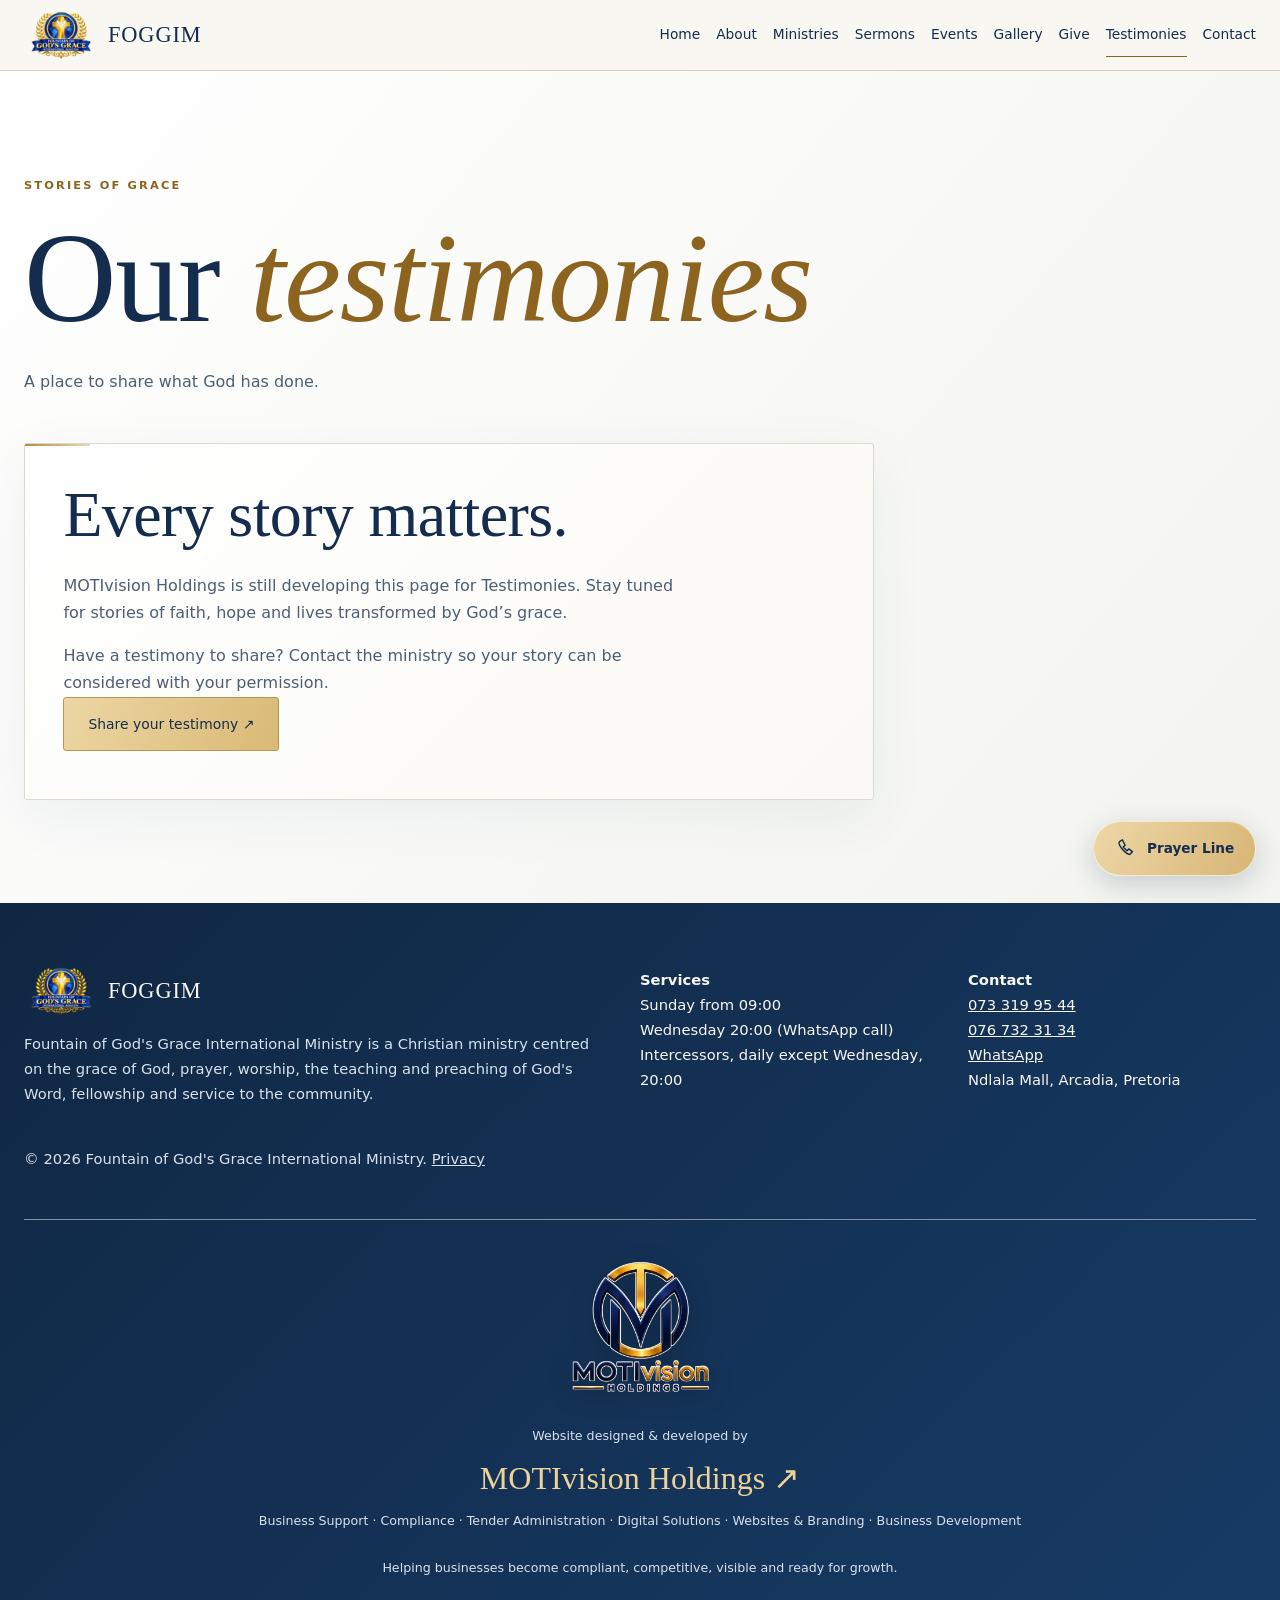
<file: testimonies.html>
<!doctype html><html lang="en"><head><meta charset="utf-8"><meta name="viewport" content="width=device-width,initial-scale=1"><title>Testimonies | Fountain of God's Grace International Ministry</title><meta name="description" content="About FOGGIM, a Christian ministry in Pretoria that held its grand opening on 11 April 2026."><meta property="og:title" content="Testimonies | FOGGIM"><meta property="og:description" content="About FOGGIM, a Christian ministry in Pretoria that held its grand opening on 11 April 2026."><meta property="og:type" content="website"><meta name="theme-color" content="#f8f7f2"><link rel="icon" href="favicon.ico"><meta property="og:image" content="assets/images/logo.png"><link rel="stylesheet" href="assets/css/styles.css"><link rel="stylesheet" href="assets/css/experience.css"><link rel="stylesheet" href="assets/css/additions.css"><script type="application/ld+json">{"@context":"https://schema.org","@type":"Church","name":"Fountain of God's Grace International Ministry","alternateName":"FOGGIM","telephone":"+27733199544","address":{"@type":"PostalAddress","streetAddress":"Ndlala Mall, Arcadia","addressLocality":"Pretoria","addressCountry":"ZA"}}</script></head><body><a href="#m" class="skip">Skip to content</a>
<header><div class="w nav"><a class="brand" href="index.html"><img src="assets/images/logo-sm.png" alt="" width="96" height="62">FOGGIM</a><button class="tg" aria-expanded="false" aria-controls="nv">Menu</button><nav id="nv" aria-label="Main"><ul><li><a href="index.html">Home</a></li><li><a href="about.html">About</a></li><li><a href="ministries.html">Ministries</a></li><li><a href="sermons.html">Sermons</a></li><li><a href="events.html">Events</a></li><li><a href="gallery.html">Gallery</a></li><li><a href="give.html">Give</a></li><li><a href="testimonies.html" aria-current="page">Testimonies</a></li><li><a href="contact.html">Contact</a></li></ul></nav></div></header>
<main id="m" tabindex="-1"><section class="sec pg"><div class="w"><span class="eyebrow">Stories of grace</span><h1>Our <em>testimonies</em></h1><p style="margin-top:1.5rem">A place to share what God has done.</p><div class="card testimony-notice"><h2>Every story matters.</h2><p>MOTIvision Holdings is still developing this page for Testimonies. Stay tuned for stories of faith, hope and lives transformed by God’s grace.</p><p>Have a testimony to share? Contact the ministry so your story can be considered with your permission.</p><a class="btn p" href="https://wa.me/27733199544?text=Hello%2C%20I%20would%20like%20to%20share%20a%20testimony.">Share your testimony ↗</a></div></div></section></main>
<footer><div class="w fg"><div><a class="brand" href="index.html"><img src="assets/images/logo-sm.png" alt="" width="96" height="62">FOGGIM</a><p>Fountain of God's Grace International Ministry is a Christian ministry centred on the grace of God, prayer, worship, the teaching and preaching of God's Word, fellowship and service to the community.</p></div>
<div><b>Services</b><ul><li>Sunday from 09:00</li><li>Wednesday 20:00 (WhatsApp call)</li><li>Intercessors, daily except Wednesday, 20:00</li></ul></div>
<div><b>Contact</b><ul><li><a href="tel:+27733199544">073 319 95 44</a></li><li><a href="tel:+27767323134">076 732 31 34</a></li><li><a href="https://wa.me/27733199544">WhatsApp</a></li><li>Ndlala Mall, Arcadia, Pretoria</li></ul></div></div>
<div class="w" style="margin-top:2.5rem;color:var(--mut)">© 2026 Fountain of God's Grace International Ministry. <a href="privacy.html">Privacy</a></div><div class="w credit rv"><a class="credit-logo" href="https://www.motivision.co.za/" aria-label="MOTIvision Holdings website"><img src="assets/images/motivision-logo.png" alt="MOTIvision Holdings" width="500" height="500" loading="lazy"></a><p>Website designed &amp; developed by</p><a href="https://www.motivision.co.za/" class="credit-link">MOTIvision Holdings ↗</a><p>Business Support · Compliance · Tender Administration · Digital Solutions · Websites &amp; Branding · Business Development</p><p>Helping businesses become compliant, competitive, visible and ready for growth.</p></div></footer><script src="assets/js/main.js" defer></script><script src="assets/js/additions.js" defer></script><nav class="mobile-dock" aria-label="Quick navigation"><a href="index.html"><svg viewBox="0 0 24 24" fill="none" stroke="currentColor" stroke-width="1.6" stroke-linecap="round" stroke-linejoin="round" aria-hidden="true"><path d="m3 10 9-7 9 7v10a1 1 0 0 1-1 1h-5v-7H9v7H4a1 1 0 0 1-1-1Z"/></svg><span>Home</span></a><a href="events.html#services"><svg viewBox="0 0 24 24" fill="none" stroke="currentColor" stroke-width="1.6" stroke-linecap="round" stroke-linejoin="round" aria-hidden="true"><rect x="4" y="5" width="16" height="16" rx="2"/><path d="M8 3v4m8-4v4M4 11h16m-12 4h3m2 0h3"/></svg><span>Services</span></a><a class="dock-whatsapp" href="https://wa.me/27733199544" aria-label="Chat on WhatsApp"><svg viewBox="0 0 24 24" fill="currentColor" aria-hidden="true"><path d="M20.52 3.48A11.91 11.91 0 0 0 12.02 0C5.4 0 .02 5.38.02 12c0 2.12.55 4.18 1.59 6L0 24l6.15-1.61A12 12 0 0 0 12.02 24C18.63 24 24 18.62 24 12a11.94 11.94 0 0 0-3.48-8.52ZM12.02 22a9.9 9.9 0 0 1-5.04-1.38l-.36-.21-3.65.96.97-3.56-.24-.37A9.96 9.96 0 0 1 2.02 12c0-5.51 4.48-10 10-10S22 6.49 22 12s-4.47 10-9.98 10Zm5.49-7.48c-.3-.15-1.77-.87-2.04-.97-.28-.1-.48-.15-.68.15-.2.3-.77.97-.94 1.17-.17.2-.35.22-.65.07-.3-.15-1.26-.46-2.4-1.48-.89-.8-1.49-1.78-1.66-2.08-.17-.3-.02-.46.13-.6.13-.14.3-.35.45-.52.15-.18.2-.3.3-.5.1-.2.05-.38-.03-.53-.07-.15-.67-1.62-.92-2.22-.24-.58-.48-.5-.67-.51h-.57c-.2 0-.53.07-.8.37-.27.3-1.05 1.03-1.05 2.5s1.08 2.89 1.23 3.09c.15.2 2.11 3.22 5.11 4.52.72.31 1.28.5 1.71.63.72.23 1.37.2 1.88.12.57-.08 1.77-.72 2.02-1.42.25-.7.25-1.3.18-1.43-.08-.13-.28-.2-.58-.35Z"/></svg><span>WhatsApp</span></a><a href="testimonies.html"><svg viewBox="0 0 24 24" fill="none" stroke="currentColor" stroke-width="1.6" stroke-linecap="round" stroke-linejoin="round" aria-hidden="true"><path d="M21 11a8 8 0 0 1-8 8H5l-3 3V11a8 8 0 0 1 8-8h3a8 8 0 0 1 8 8Z"/><path d="M7 9h9M7 13h6"/></svg><span>Testimonies</span></a><a href="give.html"><svg viewBox="0 0 24 24" fill="none" stroke="currentColor" stroke-width="1.6" stroke-linecap="round" stroke-linejoin="round" aria-hidden="true"><path d="M12 20 4 12a5 5 0 0 1 8-6 5 5 0 0 1 8 6Z"/></svg><span>Give</span></a></nav><a class="prayer-line" href="tel:+27733199544" aria-label="Prayer Line: call 073 319 95 44"><svg viewBox="0 0 24 24" fill="none" stroke="currentColor" stroke-width="1.6" stroke-linecap="round" stroke-linejoin="round" aria-hidden="true"><path d="M8 3 5 5c-3 3 7 14 11 14l3-3-4-3-2 2-4-4 2-2Z"/></svg><span>Prayer Line</span></a></body></html>
</file>
<file: assets/css/styles.css>
:root{--bg:#17111F;--surf:#28202E;--ivory:#F3EEE7;--ink:#211B26;--tx:#F6F1EA;--mut:#B8AEC0;--orc:#B79CC8;--sage:#A8B9A5;--cu:#C9957B;--rose:#D4A5A5;
--serif:"Instrument Serif","Cormorant Garamond",Georgia,serif;--sans:Manrope,"DM Sans",system-ui,-apple-system,"Segoe UI",sans-serif}
*{box-sizing:border-box;margin:0}html{scroll-behavior:smooth;scroll-padding-top:5rem}
body{background:var(--bg);color:var(--tx);font:1rem/1.7 var(--sans);overflow-x:hidden;animation:in .6s both}
@keyframes in{from{opacity:0}}
a{color:inherit}img{max-width:100%;display:block}
:focus-visible{outline:2px solid var(--cu);outline-offset:3px}
.w{width:min(1180px,100% - 2.5rem);margin-inline:auto}
h1,h2,h3{font-family:var(--serif);font-weight:400;line-height:1.02;letter-spacing:-.01em}
h1{font-size:clamp(3rem,10vw,8.5rem)}h2{font-size:clamp(2.2rem,6vw,4.8rem)}h3{font-size:1.7rem}
em{color:var(--orc)}p{max-width:62ch;color:var(--mut)}
.sec{padding:clamp(4rem,10vw,9rem) 0}.light{background:var(--ivory);color:var(--ink)}.light p{color:#4a4252}.light em{color:#7a5a92}
header{position:fixed;inset:0 0 auto;z-index:50;transition:background .3s,padding .3s;padding:1.2rem 0}
header.s{background:rgba(23,17,31,.88);backdrop-filter:blur(10px);padding:.6rem 0}
.nav{display:flex;justify-content:space-between;align-items:center}
.brand{font-family:var(--serif);font-size:1.6rem;text-decoration:none;letter-spacing:.04em}
nav ul{list-style:none;padding:0;display:flex;gap:1.6rem}
nav a{text-decoration:none;font-size:.92rem;position:relative;padding:.4rem 0}
nav a::after{content:"";position:absolute;left:0;bottom:0;height:1px;width:100%;background:var(--cu);transform:scaleX(0);transform-origin:left;transition:transform .3s}
nav a:hover::after,nav a[aria-current]::after{transform:scaleX(1)}
.tg{display:none;background:none;border:1px solid var(--mut);color:inherit;padding:.6rem 1rem;border-radius:99px;font:inherit;min-height:44px}
@media(max-width:900px){.tg{display:block}
nav{position:fixed;inset:0;background:var(--bg);display:grid;place-items:center;transform:translateY(-100%);transition:transform .45s cubic-bezier(.7,0,.2,1);visibility:hidden}
nav.o{transform:none;visibility:visible}nav ul{flex-direction:column;text-align:center;gap:1.2rem}nav a{font-family:var(--serif);font-size:2.4rem}}
.hero{min-height:100svh;display:grid;align-items:end;padding:8rem 0 5rem;position:relative;overflow:hidden;
background:radial-gradient(60% 50% at 78% 20%,rgba(183,156,200,.35),transparent 70%),radial-gradient(45% 40% at 15% 85%,rgba(201,149,123,.22),transparent 70%),radial-gradient(40% 40% at 55% 55%,rgba(168,185,165,.12),transparent 70%),var(--bg)}
.orb{position:absolute;right:8%;top:14%;width:min(38vw,420px);aspect-ratio:1;border-radius:50%;border:1px solid rgba(246,241,234,.18);animation:fl 14s ease-in-out infinite;will-change:transform}
.orb::before,.orb::after{content:"";position:absolute;inset:12%;border-radius:50%;border:1px solid rgba(183,156,200,.3)}.orb::after{inset:28%;border-color:rgba(201,149,123,.4)}
@keyframes fl{50%{transform:translateY(-24px) rotate(6deg)}}
.hero p{font-size:1.15rem;margin:1.8rem 0 2.2rem}
.btn{display:inline-block;padding:.95rem 1.8rem;border-radius:99px;text-decoration:none;border:1px solid var(--tx);margin:0 .6rem .6rem 0;transition:transform .25s,background .25s,color .25s;min-height:44px}
.btn.p{background:var(--cu);border-color:var(--cu);color:var(--ink)}.btn:hover{transform:translateY(-3px)}.btn:active{transform:scale(.97)}
.light .btn{border-color:var(--ink)}
.rv{opacity:0;transform:translateY(28px);transition:opacity .9s,transform .9s}.rv.v{opacity:1;transform:none}
.tl{border-left:1px solid var(--orc);margin:3rem 0 0 .5rem;padding-left:2rem;display:grid;gap:2rem}
.tl div{position:relative}.tl div::before{content:"";position:absolute;left:-2.4rem;top:.7rem;width:.7rem;height:.7rem;border-radius:50%;background:var(--cu)}
.tl b{font-family:var(--serif);font-size:2.6rem;font-weight:400;display:block;line-height:1}
.two{display:grid;grid-template-columns:1fr 1fr;gap:3rem}.two>:first-child{margin-top:4rem}
@media(max-width:800px){.two{grid-template-columns:1fr}.two>:first-child{margin-top:0}}
.min{display:grid;gap:0;margin-top:3rem}
.min a{display:flex;justify-content:space-between;align-items:baseline;padding:1.4rem 0;border-top:1px solid rgba(33,27,38,.25);text-decoration:none;font-family:var(--serif);font-size:clamp(1.8rem,5vw,3.4rem);transition:padding .35s,color .35s}
.min a:hover{padding-left:1.5rem;color:#7a5a92}.min a:last-child{border-bottom:1px solid rgba(33,27,38,.25)}
.empty{border:1px dashed var(--mut);border-radius:1.5rem;padding:3rem 2rem;margin-top:2rem}
.card{background:var(--surf);border-radius:1.5rem;padding:2rem;margin-top:1.5rem}
footer{background:#0f0b15;padding:4rem 0 2rem;font-size:.92rem}footer ul{list-style:none;padding:0}
.fg{display:grid;grid-template-columns:2fr 1fr 1fr;gap:2.5rem}@media(max-width:800px){.fg{grid-template-columns:1fr}}
.pg{padding-top:9rem}
@media(prefers-reduced-motion:reduce){*,*::before,*::after{animation:none!important;transition:none!important;scroll-behavior:auto!important}.rv{opacity:1;transform:none}}
.brand{display:flex;align-items:center;gap:.6rem}.brand img{height:40px;width:auto}
.orb img{position:absolute;width:125%;left:-12%;top:50%;translate:0 -50%;filter:drop-shadow(0 20px 40px rgba(0,0,0,.5))}
@media(max-width:700px){.orb{width:66vw;right:50%;translate:33vw 0;top:11%}}
.inv{display:grid;grid-template-columns:1.1fr .9fr;gap:4rem;align-items:center}
.vid{width:min(100%,360px);margin:0 auto;aspect-ratio:9/16;max-height:85svh;background:#000;border-radius:2rem;overflow:hidden;box-shadow:0 30px 80px rgba(0,0,0,.55),0 0 0 1px rgba(183,156,200,.3)}
.vid video{width:100%;height:100%;object-fit:contain;display:block}
.lead{display:grid;grid-template-columns:.8fr 1.2fr;gap:4rem;align-items:center}
.arch{background:radial-gradient(70% 50% at 50% 30%,#4a3558,#17111F);border-radius:999px 999px 1.5rem 1.5rem;overflow:hidden;max-width:440px;padding-top:2.5rem}
.arch img{width:100%}
@media(max-width:800px){.inv,.lead{grid-template-columns:1fr;gap:2.5rem}.arch{margin:0 auto}}
</file>
<file: assets/css/experience.css>
:root{--bg:#f8f7f2;--surf:#fff;--ivory:#eeede6;--ink:#142d4e;--tx:#142d4e;--mut:#4d5f73;--orc:#8c641f;--cu:#d9b975;--gold:#8c641f;--ease:cubic-bezier(.2,.7,.2,1)}
body{animation:none;background:var(--bg)}p{color:var(--mut)}em,.light em{color:var(--gold)}header,header.s{background:rgba(248,247,242,.94);border-bottom:1px solid #dacdb8;backdrop-filter:blur(14px);padding:.7rem 0;color:var(--ink)}.brand img{height:48px}.brand{font-size:1.4rem}nav ul{gap:1.4rem}nav a{min-height:44px;display:flex;align-items:center}nav a::after{background:var(--gold)}.skip{position:fixed;left:1rem;top:-100px;z-index:100;background:white;color:var(--ink);padding:1rem}.skip:focus{top:1rem}:focus-visible{outline:3px solid #1a5b9b;outline-offset:5px}.w{width:min(1240px,100% - 3rem)}
.hero{isolation:isolate;min-height:100svh;align-items:center;padding:10rem 0 8rem;background:radial-gradient(ellipse at var(--lx,40%) var(--ly,40%),#f3deb4 0,transparent 52%),linear-gradient(110deg,#fff 10%,#f4f2e9 60%,#dce8ee);color:var(--ink)}.hero .w{position:relative;z-index:3}.hero h1{max-width:9ch;font-size:clamp(4.2rem,8.5vw,8.4rem);letter-spacing:-.055em;line-height:.95;animation:reveal-light 1s var(--ease) both}.hero p{max-width:44ch;font-size:1.04rem;margin:1.8rem 0}.hero .eyebrow{margin-bottom:2rem}.hero-photo{position:absolute;right:0;top:8%;width:48%;height:92%;overflow:hidden;z-index:1;mask-image:linear-gradient(to right,transparent,black 25%);transform:translate3d(var(--px,0px),var(--py,0px),0)}.hero-photo img{width:100%;height:100%;object-fit:cover;object-position:50% 25%;opacity:.86;animation:photo-enter 1.2s var(--ease) both}.hero-photo::after{content:"";position:absolute;inset:0;background:linear-gradient(0deg,#f8f7f2,transparent 35%,#f8f7f233)}.hero-light{position:absolute;inset:0;background:linear-gradient(115deg,transparent 20%,#fff9 35%,transparent 60%);z-index:2;pointer-events:none;animation:light-pass 1.2s var(--ease) both}.hero-note{position:absolute;bottom:2rem;left:0;width:100%;padding:0 max(1.5rem,calc((100% - 1240px)/2));display:flex;justify-content:space-between;z-index:4;font-size:.75rem;letter-spacing:.12em;text-transform:uppercase}.hero-note a{text-decoration:none}
@keyframes reveal-light{from{clip-path:inset(0 0 100%);filter:blur(8px);opacity:.1}to{clip-path:inset(0);filter:blur(0);opacity:1}}@keyframes photo-enter{from{transform:scale(1.045);opacity:.2}to{transform:scale(1);opacity:.86}}@keyframes light-pass{from{transform:translateX(-12%);opacity:0}to{transform:none;opacity:1}}
.eyebrow{display:block;font:600 .71rem/1.6 var(--sans);letter-spacing:.19em;text-transform:uppercase;color:var(--gold);margin-bottom:1.2rem}.sec{position:relative;background:linear-gradient(130deg,#fff,#f3f4f0);padding:clamp(4rem,8vw,8rem) 0}.sec.light{background:linear-gradient(110deg,#f1eee4,#f9f8f2);color:var(--ink)}.sec:has(.inv){background:radial-gradient(ellipse at 85% 30%,#234b7d,#102743 65%);color:#fff}.sec:has(.inv) p{color:#d9e2ee}.sec:has(.inv) em{color:#e4c783}.sec:has(.inv) .btn{border-color:#d9e2ee}.sec:has(.inv) .btn.p{border-color:var(--cu)}
.btn{font:500 .87rem/1.5 var(--sans);border-radius:3px;padding:1rem 1.5rem;border-color:#6b7b8e;background:transparent;color:inherit;cursor:pointer;position:relative;transition:transform .3s var(--ease),box-shadow .3s,background .3s;min-height:48px}.btn.p{background:linear-gradient(115deg,#edd6a4,#d9b975);border-color:#b89655;color:#142d4e}.btn:hover{transform:translateY(-2px);background:#d9b97522;box-shadow:0 8px 22px #183b6812}.btn.p:hover{background:#eddaaf}.btn:active{transform:scale(.98)}.light p{color:var(--mut)}.card{border-radius:3px;border:1px solid #dfd9cb;background:linear-gradient(135deg,#fff,#faf9f5);padding:clamp(1.5rem,3vw,3rem);box-shadow:0 16px 55px #193c6510;color:var(--ink);position:relative}.card h3{margin-bottom:.8rem}.card p+p{margin-top:1rem}.card::before{content:"";position:absolute;top:0;left:0;width:65px;height:2px;background:linear-gradient(90deg,#b58d42,#ead8b0)}
.pg{padding-top:11rem;min-height:65svh}.pg>.w>h1{max-width:16ch;animation:reveal-light .75s var(--ease)}.pg>.w>.rv:first-of-type{margin-bottom:2.5rem}.rv{opacity:1;transform:none}.motion-ready .rv:not(.v){opacity:0;transform:translateY(22px)}.rv{transition:opacity .8s var(--ease),transform .9s var(--ease)}.motion-ready .rv.v{opacity:1;transform:none}.rv:nth-child(3n){transition-duration:1.05s}.tl{border-color:#b99a58}.tl b{color:var(--gold)}.min a{border-color:#d1c8b7}.min a:hover{color:var(--gold)}.min a::after{content:"↗";font-size:1.6rem}.arch{border-radius:46% 46% 2px 2px;background:linear-gradient(#dfd7c8,#f8f7f2);padding-top:0;box-shadow:0 25px 80px #14365a20}.vid{border-radius:3px;box-shadow:0 25px 80px #0005}.vid video{background:#08172a}
.beliefs{display:grid;grid-template-columns:1fr 1fr;gap:1.5rem;margin:3rem 0}.beliefs .card{margin:0}.beliefs h2{font-size:clamp(2rem,4vw,3.4rem);margin-bottom:1.5rem}.foundation{grid-column:1/-1;background:radial-gradient(ellipse at 100% 0,#284b72,#142d4e);color:#fff}.foundation p{color:#e6edf5;max-width:80ch}.foundation .eyebrow{color:#e4c783}.foundation b{display:block;margin-top:1rem}.sermon{display:grid;grid-template-columns:.65fr 1.35fr;gap:3rem;align-items:center}.sermon h2{font-size:clamp(2.2rem,4vw,4rem);margin-bottom:1.5rem}.sermon-portrait{max-height:500px;overflow:hidden}.sermon-portrait img{width:100%;height:500px;object-fit:cover;object-position:top}.meta{font-size:.85rem}.actions{margin-top:1.5rem}.small{font-size:.8rem;color:#52647a;line-height:1.6}.event .two>:first-child{margin-top:0}.event-date{font-size:1rem;letter-spacing:.18em;margin-top:2rem;color:var(--gold)}
.gallery-grid{display:grid;grid-template-columns:1fr 1fr 1fr;gap:1.5rem;margin:3rem 0}.photo{border:0;background:#fff;position:relative;padding:0;cursor:zoom-in;overflow:hidden;text-align:left;color:var(--ink)}.photo img{width:100%;height:400px;object-fit:cover;object-position:top;transition:transform .7s var(--ease)}.photo:hover img{transform:scale(1.025)}.photo span{display:block;padding:1rem}.photo.identity img{object-fit:contain;background:#efece2}.giving-layout{display:grid;grid-template-columns:.8fr 1.2fr;gap:4rem;margin-top:4rem;align-items:start}.giving-layout aside{position:sticky;top:8rem}.giving-layout aside h2{margin-bottom:2rem}.giving-layout .card{margin-top:0}.notice{background:#eee8d9;border-left:2px solid var(--gold);padding:1.2rem;margin:2rem 0}.amounts{display:flex;flex-wrap:wrap;gap:.5rem;margin:1rem 0}.amount{border:1px solid #c6c9cc;background:#fff;color:var(--ink);padding:.7rem;min-height:44px;cursor:pointer;font:inherit}.amount[aria-pressed=true]{background:#193c65;color:#fff;border-color:#193c65}fieldset{padding:0;border:0}legend,label{font-size:.9rem;font-weight:600}label{display:block;margin:1rem 0 .4rem}input,select{font:inherit;width:100%;min-height:48px;border:1px solid #8492a0;border-radius:2px;padding:.7rem;background:#fff;color:var(--ink)}form .btn{margin-top:1.5rem}form .small{margin-top:1rem}dl{margin:1.5rem 0}dt{color:var(--mut);font-size:.8rem}dd{margin:0 0 1rem;font-weight:600}.sr-only{position:absolute;width:1px;height:1px;padding:0;overflow:hidden;clip:rect(0,0,0,0)}[hidden]{display:none!important}
footer{background:linear-gradient(135deg,#102743,#173b66);color:#f8f7f2;padding-top:4rem}footer p{color:#d8e2ee}footer .brand{margin-bottom:1rem}footer .w[style]{color:#d8e2ee!important}.credit{margin-top:3rem;border-top:1px solid #8092a6;padding-top:2.5rem}.credit p{font-size:.79rem;margin:.8rem 0;max-width:100ch}.credit-link{font:2rem var(--serif);color:#ecd39a;text-decoration:none}.credit-link:hover{text-decoration:underline}dialog{border:1px solid #d4bc8b;border-radius:4px;width:min(760px,calc(100% - 2rem));max-height:88svh;overflow:auto;padding:clamp(1.5rem,4vw,3rem);background:#f8f7f2;color:var(--ink);box-shadow:0 30px 120px #071b3a55;margin:auto}dialog::backdrop{background:#0e284cd9;backdrop-filter:blur(5px)}dialog h2{font-size:clamp(2rem,5vw,3.3rem);margin-bottom:1.5rem}.dialog-close{float:right;margin:0 0 1rem 1rem;padding:.5rem 1rem;min-height:44px;border:1px solid #718196;background:white;cursor:pointer;color:var(--ink);font:inherit}.dialog-body{clear:both}dialog img{max-height:60svh;margin:auto;object-fit:contain}dialog .media-demo{padding:2rem;background:#193c65;color:#fff;margin:1rem 0}dialog .media-demo p{color:#e2eaf2}.demo-progress{height:3px;background:#7890a9;margin:1rem 0}.demo-progress span{height:100%;display:block;width:0;background:#ebce91}summary{cursor:pointer;font:1.6rem var(--serif);padding:.3rem;min-height:44px}.visit p{margin-top:1rem}
.arch img{height:auto}
@view-transition{navigation:auto}::view-transition-old(root){animation:depart .22s ease both}::view-transition-new(root){animation:arrive .4s var(--ease) both}@keyframes depart{to{opacity:0;filter:brightness(1.15)}}@keyframes arrive{from{opacity:0;transform:translateY(5px)}}@media(min-width:901px){.min a:hover{background:linear-gradient(90deg,#e5d7b755,transparent)}.card:hover::before{width:100%;transition:width .6s var(--ease)}}
@media(max-width:900px){nav{background:#f8f7f2;color:var(--ink);z-index:1}.tg{z-index:2;position:relative;border-radius:2px}.brand{z-index:2}nav.o ul{gap:.25rem}nav a{font-size:1.8rem}.hero{padding-top:8rem;align-items:end;min-height:900px}.hero h1{font-size:clamp(3.8rem,10vw,6rem)}.hero-photo{width:60%;opacity:.4;top:4%;height:70%}.hero .w{padding-top:11rem}.giving-layout{gap:2rem;grid-template-columns:1fr}.giving-layout aside{position:static}.sermon{grid-template-columns:1fr}.sermon-portrait{max-height:320px}.sermon-portrait img{height:320px;object-position:50% 22%}.gallery-grid{grid-template-columns:1fr 1fr}.photo.identity{grid-column:1/-1}.two{gap:2rem}}
@media(max-width:600px){.w{width:calc(100% - 2.5rem)}.hero{min-height:850px;padding-bottom:6rem}.hero-photo{width:95%;height:60%;opacity:.36;mask-image:linear-gradient(0deg,transparent,black 45%)}.hero .w{padding-top:10rem}.hero h1{max-width:9ch;font-size:clamp(3.5rem,15vw,5rem)}.hero .eyebrow{font-size:.6rem;letter-spacing:.14em}.hero p{font-size:.95rem;max-width:38ch}.hero .btn{padding:.9rem 1rem;font-size:.8rem}.hero-note{font-size:.6rem;letter-spacing:.05em}.pg{padding-top:9rem}.beliefs,.gallery-grid{grid-template-columns:1fr}.foundation,.photo.identity{grid-column:auto}.photo img{height:360px}.fg{gap:2rem}.giving-layout{margin-top:2.5rem}.event-date{margin-top:1rem}dialog{padding:1.5rem}.brand img{height:40px}.inv{gap:2.5rem}}
@media(prefers-reduced-motion:reduce){*,*::before,*::after{animation:none!important;transition:none!important;scroll-behavior:auto!important}.motion-ready .rv:not(.v){opacity:1;transform:none}.hero-photo{transform:none!important}.hero h1,.pg h1{clip-path:none;filter:none}::view-transition-group(*){animation:none!important}}
</file>
<file: assets/css/additions.css>
header nav a{transition:transform .28s var(--ease),color .28s}header nav a:hover,header nav a:focus-visible{transform:translateY(-4px);color:var(--gold)}header nav ul{gap:1rem}header nav a{font-size:.86rem}
.hero-emblem{position:absolute;z-index:0;right:2%;top:11%;width:min(52vw,650px);perspective:900px;transition:transform .35s var(--ease);pointer-events:none}.hero-emblem img{width:100%;height:auto;opacity:.3;filter:drop-shadow(0 20px 40px #b58d4233)}
@keyframes photo-enter{from{transform:scale(1.045);opacity:.2}to{transform:scale(1);opacity:1}}
body:has(#giving input:focus) .prayer-line,body:has(#giving select:focus) .prayer-line{visibility:hidden;pointer-events:none}
.logo-intro{position:fixed;inset:0;z-index:150;display:grid;place-items:center;overflow:hidden;background:radial-gradient(ellipse at center,#fffdf6,#eee6d5);animation:intro-open 1.6s var(--ease) both;cursor:pointer}.logo-intro>img{position:relative;z-index:2;width:min(75vw,620px);height:auto;filter:drop-shadow(0 20px 35px #183b6822);animation:intro-spin 1.25s var(--ease) both}.intro-rays{position:absolute;width:140vmax;height:140vmax;background:conic-gradient(from 30deg,transparent 0deg,#e8c57844 20deg,transparent 45deg,#fff 75deg,transparent 110deg,#f2d49866 145deg,transparent 180deg,#fff 215deg,transparent 250deg,#e8c57844 280deg,transparent 320deg);animation:intro-rays 1.6s var(--ease) both}.intro-light{position:absolute;inset:0;z-index:3;background:radial-gradient(circle,#fff 0%,#fffdebe0 12%,transparent 40%);animation:intro-bloom 1.6s var(--ease) both;pointer-events:none}
@keyframes intro-spin{0%{opacity:0;transform:scale(.65) rotateY(-160deg)}35%{opacity:1}70%{opacity:1;transform:scale(1) rotateY(0)}100%{opacity:0;transform:scale(1.13) rotateY(15deg)}}@keyframes intro-open{0%,64%{opacity:1;clip-path:circle(150% at 50% 50%)}100%{opacity:0;clip-path:circle(150% at 50% 50%)}}@keyframes intro-bloom{0%,45%{opacity:0;transform:scale(.1)}72%{opacity:1;transform:scale(1.2)}100%{opacity:0;transform:scale(3)}}@keyframes intro-rays{from{opacity:0;transform:rotate(-30deg) scale(.7)}60%{opacity:1}to{opacity:0;transform:rotate(20deg) scale(1.4)}}
.prayer-line{position:fixed;right:1.5rem;bottom:1.5rem;z-index:55;display:flex;align-items:center;gap:.65rem;padding:.95rem 1.3rem;min-height:50px;border-radius:40px;background:linear-gradient(120deg,#eed8a7,#d7b575);color:#142d4e;box-shadow:0 8px 28px #10274333;border:1px solid #fff9;text-decoration:none;font-size:.85rem;font-weight:650;transition:transform .3s,box-shadow .3s}.prayer-line svg{width:22px;height:22px}.prayer-line:hover{transform:translateY(-4px);box-shadow:0 12px 30px #10274344}.mobile-dock{display:none}
.credit{text-align:center;display:flex;flex-direction:column;align-items:center}.credit p{margin-left:auto;margin-right:auto}.credit-logo{display:block;margin:0 auto 1.25rem;width:145px}.credit-logo img{width:100%;height:auto;object-fit:contain;filter:drop-shadow(0 5px 12px #0003)}.credit-link{display:inline-block}.credit p:first-of-type{margin-top:0}
.payment-panel{margin-top:1.5rem;padding:1.5rem;background:#f3f2eb;border:1px solid #d8d1c1}.payment-panel legend{padding:0 .4rem}.payment-row{display:grid;grid-template-columns:1fr 1fr;gap:1rem}.payment-panel h3{font-size:1.5rem}.payment-panel .small{margin-top:1rem}.testimony-notice{margin-top:3rem;max-width:850px}.testimony-notice h2{font-size:clamp(2.5rem,5vw,4rem);margin-bottom:1.5rem}
@media(hover:hover) and (pointer:fine){.card,.photo,.arch,.vid{transition:transform .45s var(--ease),box-shadow .45s var(--ease)}.card:hover,.card:focus-within{transform:translateY(-7px) scale(1.008);box-shadow:0 24px 65px #193c6520}.photo:hover,.arch:hover,.vid:hover{transform:translateY(-6px) scale(1.012)}.card h2,.card h3,.card p{transition:transform .4s var(--ease)}.card:hover h2,.card:hover h3{transform:translateY(-2px)}.card:hover p{transform:translateY(-1px)}.min a:hover span{transform:translateY(-3px)}.min a span{transition:transform .3s}}
@media(max-width:1100px) and (min-width:901px){header .brand{font-size:1.1rem}header nav ul{gap:.65rem}header nav a{font-size:.78rem}.brand img{height:38px}}
@media(max-width:900px){body{padding-bottom:calc(76px + env(safe-area-inset-bottom,0px))}.mobile-dock{display:flex;position:fixed;inset:auto .6rem 0;z-index:60;background:#fbfaf6f5;backdrop-filter:blur(18px);border:1px solid #d8ceb9;border-bottom:0;border-radius:20px 20px 0 0;box-shadow:0 -8px 35px #142d4e18;min-height:76px;padding:.65rem .25rem calc(.6rem + env(safe-area-inset-bottom,0px));transform:none;visibility:visible;color:var(--ink)}.mobile-dock a{display:flex;flex:1;min-width:0;flex-direction:column;align-items:center;justify-content:center;gap:.3rem;padding:0;min-height:52px;text-decoration:none;font-family:var(--sans);font-size:.6rem;font-weight:600}.mobile-dock a::after{display:none}.mobile-dock svg{width:22px;height:22px}.mobile-dock a[aria-current=page]{color:var(--gold)}.mobile-dock .dock-whatsapp{position:relative}.dock-whatsapp svg{background:#168a46;color:#fff;width:52px;height:52px;padding:12px;border:4px solid #f8f7f2;border-radius:50%;margin-top:-29px;box-shadow:0 5px 14px #166c3433}.dock-whatsapp span{margin-top:1px}.prayer-line{right:1rem;bottom:calc(92px + env(safe-area-inset-bottom,0px));padding:.8rem 1.1rem;font-size:.78rem}.hero-emblem{width:75vw;right:-6%;top:10%}.hero-emblem img{opacity:.2}header nav a{font-size:1.8rem}header nav ul{gap:.15rem}body:has(header nav.o) .mobile-dock,body:has(header nav.o) .prayer-line{visibility:hidden;pointer-events:none}.payment-panel{padding:1rem}}
@media(max-width:360px){.mobile-dock a{font-size:.54rem}.prayer-line{padding:.7rem .9rem}.payment-row{gap:.6rem}header nav a{font-size:1.6rem}}
@media(max-width:900px){footer{padding-bottom:7rem}.credit-logo{width:145px}.credit-link{font-size:clamp(1.6rem,7.5vw,2rem)}}
@media(max-width:900px) and (max-height:600px){header nav.o{display:block;overflow-y:auto}header nav.o ul{padding:5rem 0 6rem;gap:0}header nav a{font-size:1.4rem}}
@media(prefers-reduced-motion:reduce){.logo-intro{display:none}.hero-emblem{transform:none!important}.card:hover,.card:focus-within,.photo:hover,.arch:hover,.vid:hover,.card:hover h2,.card:hover h3,.card:hover p,header nav a:hover{transform:none!important}}

/* Accessibility and cinematic hover refinement */
@media(max-width:900px){
  header nav#nv,header nav#nv.o{position:fixed!important;inset:0!important;z-index:100!important;display:grid!important;place-items:center!important;width:100vw!important;height:100svh!important;min-height:100vh!important;overflow-y:auto!important;isolation:isolate!important;background:#f8f7f2!important;background-image:radial-gradient(ellipse at 85% 15%,#eee5d4 0,transparent 55%),linear-gradient(145deg,#fffdf8,#f5f3ec)!important;opacity:0;visibility:hidden;transform:translateY(-8px);transition:opacity .28s ease,transform .38s cubic-bezier(.2,.7,.2,1),visibility .38s!important}
  header nav#nv.o{opacity:1;visibility:visible;transform:translateY(0)}
  header nav#nv ul,header nav#nv.o ul{position:relative;z-index:1;display:flex!important;flex-direction:column!important;align-items:center;justify-content:center;gap:.2rem!important;width:100%;padding:5.5rem 1.5rem 6.5rem!important;background:transparent!important}
  header nav#nv a{display:inline-flex;align-items:center;justify-content:center;min-height:48px;padding:.25rem .75rem;color:#142d4e!important;text-shadow:none!important;font-size:clamp(1.5rem,5vw,2rem)!important;opacity:1!important}
  header nav#nv a:hover,header nav#nv a:focus-visible{color:#8c641f!important;transform:translateY(-3px)}
  body:has(header nav.o){overflow:hidden!important}
  .hero-emblem{animation:mobile-emblem-drift 18s ease-in-out infinite alternate!important;will-change:transform}
  .hero-emblem img{animation:mobile-emblem-breathe 12s ease-in-out infinite alternate;will-change:transform,opacity}
  .hero-photo{animation:mobile-photo-drift 24s ease-in-out infinite alternate;will-change:transform}
  .hero-photo img{animation:mobile-photo-breathe 18s ease-in-out infinite alternate;will-change:transform}
}
@keyframes mobile-emblem-drift{from{transform:translate3d(-3vw,1.5vh,0) rotate(-1.3deg)}to{transform:translate3d(4vw,-2vh,0) rotate(1.3deg)}}
@keyframes mobile-emblem-breathe{from{opacity:.13;transform:scale(.96)}to{opacity:.25;transform:scale(1.035)}}
@keyframes mobile-photo-drift{from{transform:translate3d(var(--px,0px),var(--py,0px),0) scale(1)}to{transform:translate3d(var(--px,0px),calc(var(--py,0px) - 12px),0) scale(1.018)}}
@keyframes mobile-photo-breathe{from{transform:scale(1)}to{transform:scale(1.045)}}
@media(hover:hover) and (pointer:fine){
  .hero h1,.hero .eyebrow,.hero p{transition:transform .42s cubic-bezier(.2,.7,.2,1),color .35s,text-shadow .35s}
  .hero h1:hover{transform:translateY(-5px);text-shadow:0 9px 28px #183b681c}
  .hero h1 em{display:inline-block;transition:transform .42s cubic-bezier(.2,.7,.2,1),letter-spacing .42s}
  .hero h1:hover em{transform:translateY(-3px) scale(1.035);letter-spacing:.005em}
  .hero .eyebrow:hover,.hero p:hover{transform:translateX(5px)}
  .tl>div{position:relative;margin-left:-.8rem;padding:.8rem;border:1px solid transparent;border-radius:4px;transform-origin:left center;transition:transform .32s cubic-bezier(.2,.7,.2,1),background .32s,border-color .32s,box-shadow .32s}
  .tl>div:hover,.tl>div:focus-within{z-index:2;transform:translateX(.55rem) scale(1.025);background:#fffdf7;border-color:#d9c18c;box-shadow:0 9px 24px #183b6818}
  .tl>div b{transition:color .3s,text-shadow .3s}.tl>div:hover b{color:#8c641f;text-shadow:0 2px 16px #d9b97555}
}
@media(prefers-reduced-motion:reduce){.hero-emblem,.hero-emblem img,.hero-photo,.hero-photo img{animation:none!important;will-change:auto!important}.tl>div,.hero h1,.hero h1 em,.hero .eyebrow,.hero p{transition:none!important}}

/* Compact slide-in mobile menu: keep the header toggle and page edge reachable. */
@media(max-width:900px){
  header .tg{position:relative;z-index:3}
  header nav#nv,header nav#nv.o{position:fixed!important;top:72px!important;right:0!important;bottom:calc(76px + env(safe-area-inset-bottom,0px))!important;left:auto!important;width:min(84vw,360px)!important;height:auto!important;min-height:0!important;max-height:calc(100dvh - 148px)!important;display:block!important;overflow-x:hidden!important;overflow-y:auto!important;overscroll-behavior:contain;isolation:isolate!important;z-index:1!important;padding:0!important;border:1px solid #d8ceb9;border-right:0;border-radius:0 0 0 18px;background:linear-gradient(150deg,#fffdf8,#f3efe5)!important;box-shadow:-12px 16px 38px #142d4e26;opacity:0;visibility:hidden;transform:translate3d(105%,0,0)!important;transition:transform .42s cubic-bezier(.2,.75,.2,1),opacity .25s ease,visibility .42s!important}
  header nav#nv.o{opacity:1;visibility:visible;transform:translate3d(0,0,0)!important}
  header nav#nv ul,header nav#nv.o ul{display:flex!important;flex-direction:column!important;align-items:stretch!important;justify-content:flex-start!important;gap:.1rem!important;width:100%;padding:1rem 1.25rem 1.25rem!important;background:transparent!important}
  header nav#nv a{display:flex;justify-content:flex-start;width:100%;min-height:48px;padding:.45rem .75rem!important;color:#142d4e!important;font-size:clamp(1.25rem,5vw,1.6rem)!important;text-align:left;text-shadow:none!important}
  header nav#nv a:hover,header nav#nv a:focus-visible{color:#8c641f!important;transform:translateX(4px)}
}
@media(max-width:360px){header nav#nv,header nav#nv.o{width:min(86vw,330px)!important}header nav#nv ul,header nav#nv.o ul{padding-inline:.8rem!important}}
@media(max-width:900px){header nav#nv,header nav#nv.o{height:min(75vh,620px)!important;bottom:auto!important}}

@media(max-width:900px){.hero-photo{top:2%!important;right:-3%!important;width:100%!important;height:68svh!important;max-height:580px;mask-image:linear-gradient(to bottom,#000 0%,#000 84%,transparent 100%)!important;animation:portrait-float 8s ease-in-out infinite alternate!important}.hero-photo img{object-fit:contain!important;object-position:center top!important;animation:portrait-image-drift 7s ease-in-out infinite alternate!important;opacity:.48!important}.hero-emblem{animation:mobile-emblem-drift 11s ease-in-out infinite alternate!important}.hero-emblem img{animation:mobile-emblem-breathe 8s ease-in-out infinite alternate!important}}
@keyframes portrait-float{from{transform:translate3d(var(--px,0px),var(--py,0px),0)}to{transform:translate3d(var(--px,0px),calc(var(--py,0px) - 7px),0)}}
@keyframes portrait-image-drift{from{transform:scale(1) translateY(3px)}to{transform:scale(1.012) translateY(-4px)}}
@media(max-width:900px) and (hover:hover) and (pointer:fine){header nav#nv a{position:relative;border:1px solid transparent;border-radius:5px;transform-origin:left center;transition:transform .3s cubic-bezier(.2,.7,.2,1),background .3s,border-color .3s,box-shadow .3s,color .3s!important}header nav#nv a:hover,header nav#nv a:focus-visible{transform:translateX(7px) scale(1.035)!important;background:#fff;border-color:#e3d7bd;box-shadow:0 6px 18px #142d4e13;color:#8c641f!important}header nav#nv a:hover::after,header nav#nv a:focus-visible::after{transform:scaleX(1)}}
@media(prefers-reduced-motion:reduce){.hero-photo,.hero-photo img,.hero-emblem,.hero-emblem img{animation:none!important;transform:none!important}header nav#nv a{transition:none!important}}
@media(max-width:900px){.hero-photo{top:82px!important}.hero-photo img{opacity:.6!important}}

/* Gentle floating cues for the quick-contact buttons */
.prayer-line{animation:prayer-float 3.4s ease-in-out infinite}
.dock-whatsapp svg{animation:whatsapp-float 2.8s ease-in-out infinite}
@keyframes prayer-float{0%,100%{transform:translateY(0)}50%{transform:translateY(-6px)}}
@keyframes whatsapp-float{0%,100%{transform:translateY(0)}50%{transform:translateY(-5px)}}
.prayer-line:hover,.prayer-line:focus-visible{animation-play-state:paused;transform:translateY(-3px)}
@media(prefers-reduced-motion:reduce){.prayer-line,.dock-whatsapp svg{animation:none!important}}
</file>
